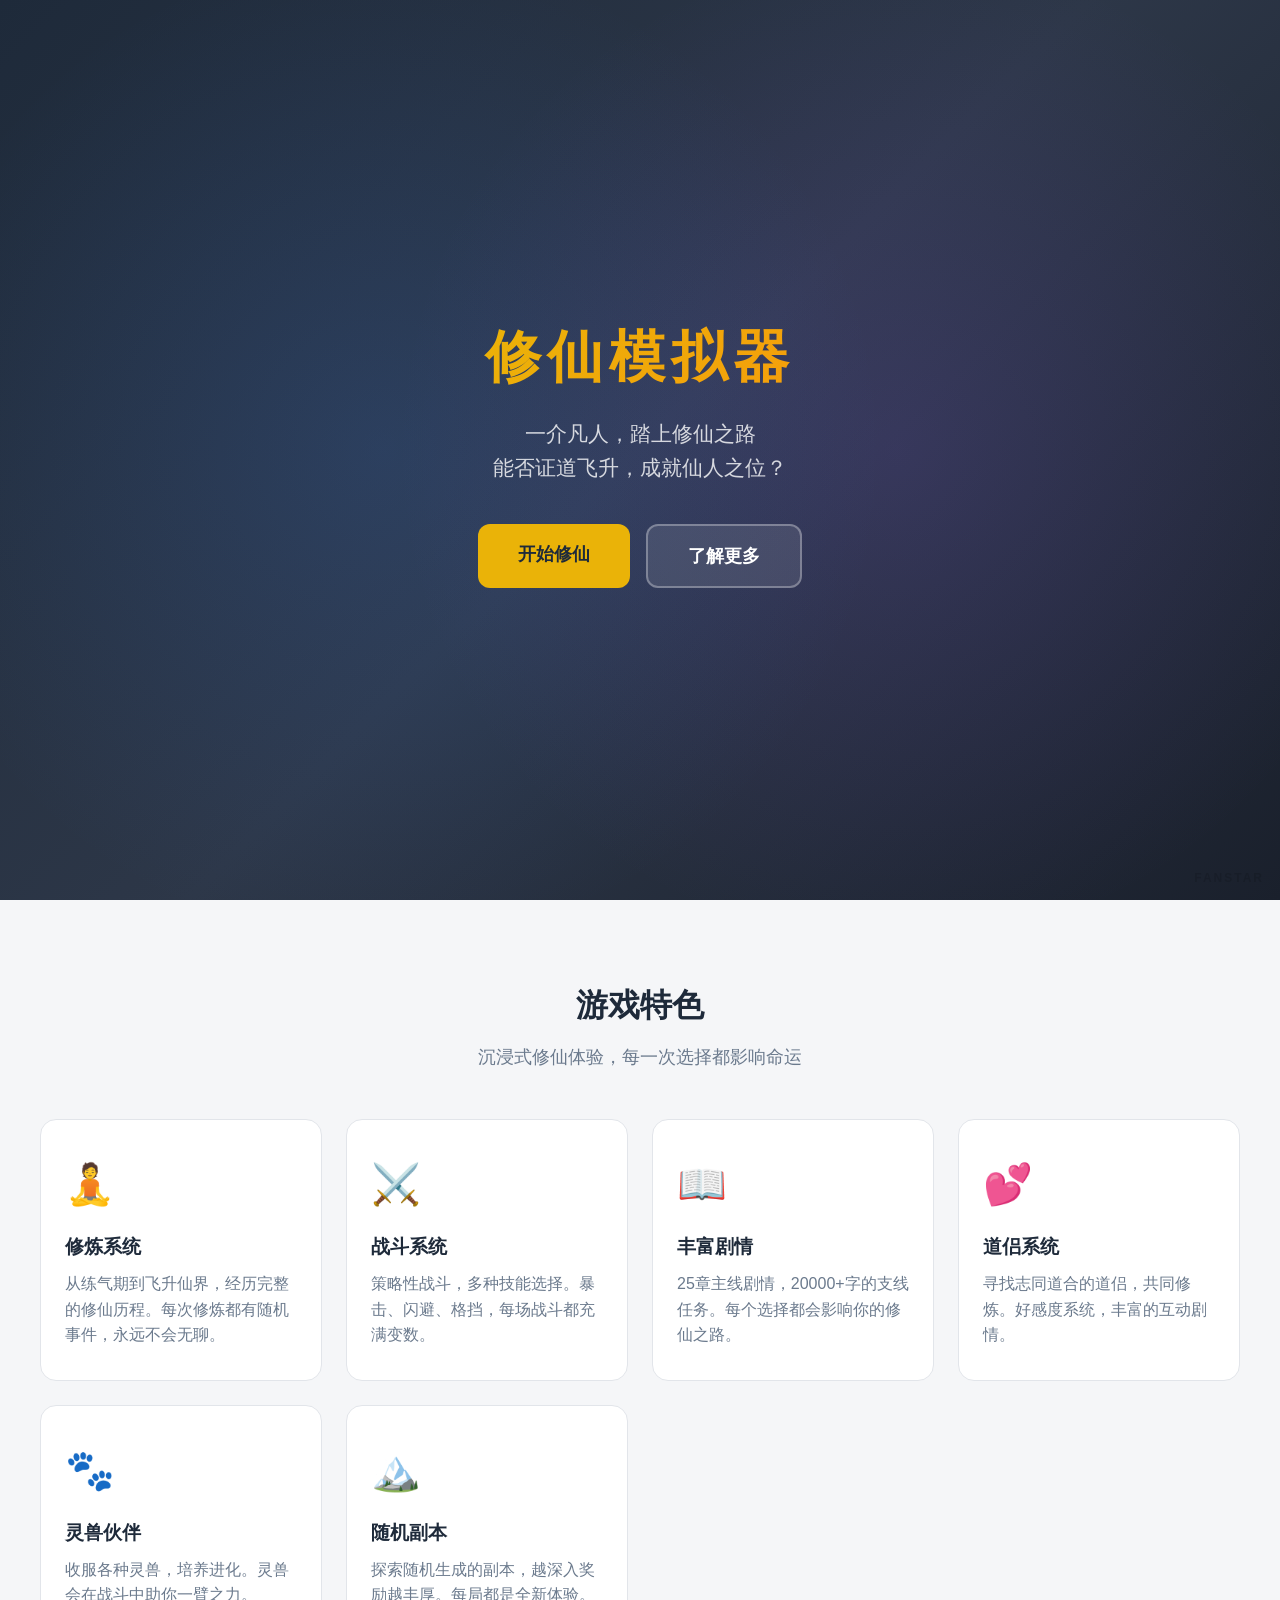
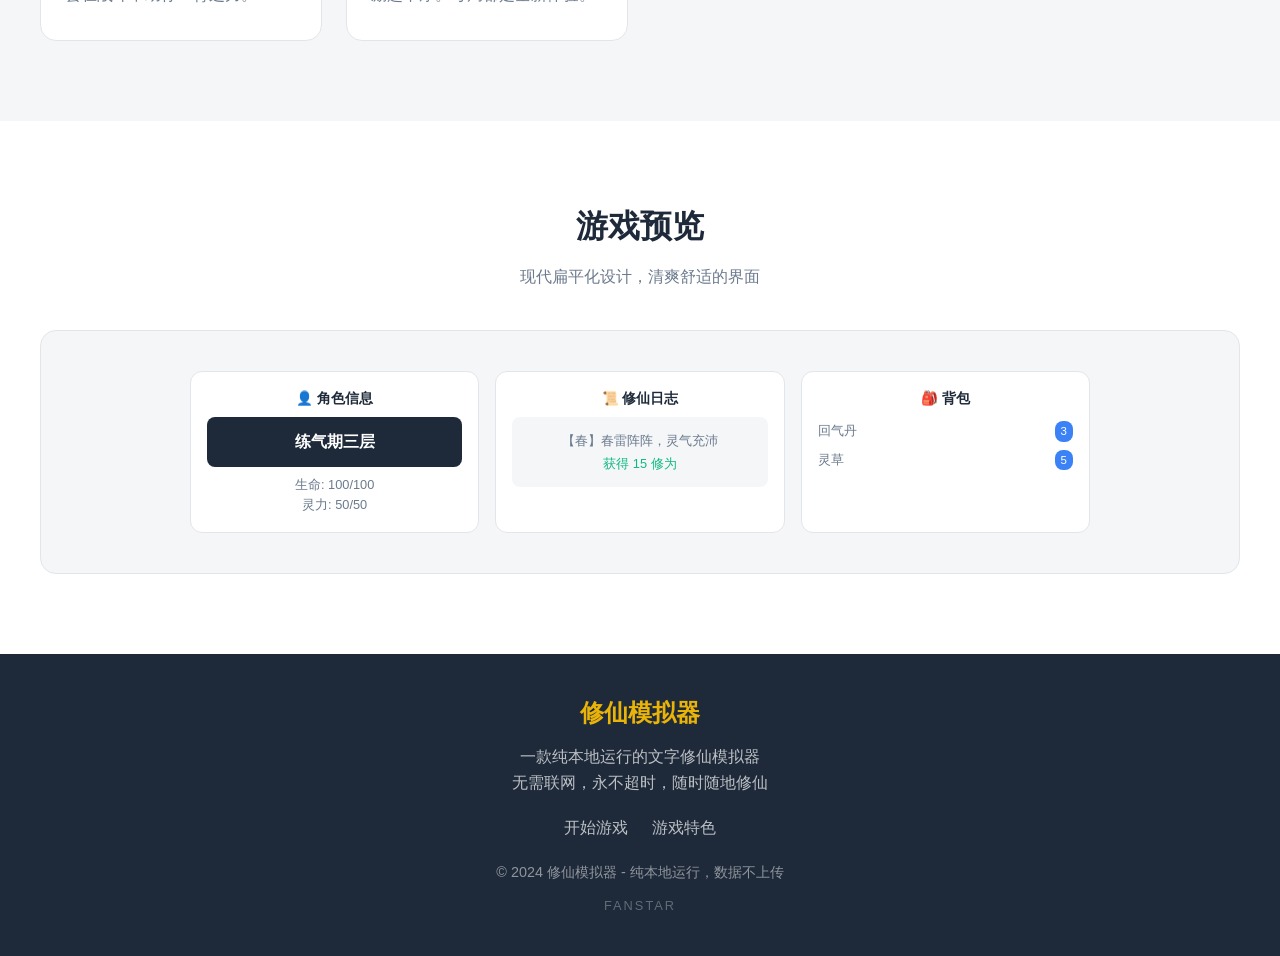
<file: index.html>
<!DOCTYPE html>
<html lang="zh-CN">
<head>
  <meta charset="UTF-8">
  <meta name="viewport" content="width=device-width, initial-scale=1.0">
  <title>修仙模拟器</title>
  <meta name="description" content="一款纯本地运行的修仙模拟器，体验从凡人到仙人的修仙之路。">
  <link rel="stylesheet" href="css/style.css">
  <style>
    /* 首页专属样式 */
    .hero {
      min-height: 100vh;
      display: flex;
      flex-direction: column;
      justify-content: center;
      align-items: center;
      text-align: center;
      padding: 40px 20px;
      background: linear-gradient(135deg, #1e2a3a 0%, #2d3748 50%, #1a202c 100%);
      color: white;
      position: relative;
      overflow: hidden;
    }

    .hero::before {
      content: '';
      position: absolute;
      top: 0;
      left: 0;
      right: 0;
      bottom: 0;
      background: radial-gradient(circle at 30% 50%, rgba(59, 130, 246, 0.15) 0%, transparent 50%),
                  radial-gradient(circle at 70% 50%, rgba(139, 92, 246, 0.15) 0%, transparent 50%);
      pointer-events: none;
    }

    .hero-content {
      position: relative;
      z-index: 1;
      max-width: 800px;
    }

    .hero h1 {
      font-size: 3.5em;
      font-weight: 800;
      margin-bottom: 16px;
      letter-spacing: 6px;
      background: linear-gradient(135deg, #eab308, #f59e0b);
      -webkit-background-clip: text;
      -webkit-text-fill-color: transparent;
      background-clip: text;
    }

    .hero .subtitle {
      font-size: 1.3em;
      color: rgba(255,255,255,0.8);
      margin-bottom: 40px;
      line-height: 1.6;
    }

    .hero-buttons {
      display: flex;
      gap: 16px;
      justify-content: center;
      flex-wrap: wrap;
    }

    .hero-btn {
      padding: 16px 40px;
      border: none;
      border-radius: 12px;
      font-size: 1.1em;
      font-weight: 700;
      cursor: pointer;
      transition: all 0.2s;
      text-decoration: none;
      display: inline-block;
    }

    .hero-btn-primary {
      background: #eab308;
      color: #1e2a3a;
    }

    .hero-btn-primary:hover {
      background: #f59e0b;
      transform: translateY(-2px);
      box-shadow: 0 8px 24px rgba(234, 179, 8, 0.3);
    }

    .hero-btn-secondary {
      background: rgba(255,255,255,0.1);
      color: white;
      border: 2px solid rgba(255,255,255,0.3);
    }

    .hero-btn-secondary:hover {
      background: rgba(255,255,255,0.2);
      transform: translateY(-2px);
    }

    /* 特性区域 */
    .features {
      padding: 80px 20px;
      background: #f5f6f8;
    }

    .features-container {
      max-width: 1200px;
      margin: 0 auto;
    }

    .features-title {
      text-align: center;
      font-size: 2em;
      font-weight: 800;
      color: #1e2a3a;
      margin-bottom: 12px;
    }

    .features-subtitle {
      text-align: center;
      color: #6b7a8d;
      margin-bottom: 48px;
      font-size: 1.1em;
    }

    .features-grid {
      display: grid;
      grid-template-columns: repeat(auto-fit, minmax(280px, 1fr));
      gap: 24px;
    }

    .feature-card {
      background: white;
      border-radius: 16px;
      padding: 32px 24px;
      border: 1px solid #e2e5ea;
      transition: all 0.2s;
    }

    .feature-card:hover {
      transform: translateY(-4px);
      box-shadow: 0 12px 32px rgba(0,0,0,0.1);
    }

    .feature-icon {
      font-size: 2.5em;
      margin-bottom: 16px;
    }

    .feature-name {
      font-size: 1.2em;
      font-weight: 700;
      color: #1e2a3a;
      margin-bottom: 8px;
    }

    .feature-desc {
      color: #6b7a8d;
      line-height: 1.6;
    }

    /* 游戏截图/预览 */
    .preview {
      padding: 80px 20px;
      background: white;
    }

    .preview-container {
      max-width: 1200px;
      margin: 0 auto;
      text-align: center;
    }

    .preview-title {
      font-size: 2em;
      font-weight: 800;
      color: #1e2a3a;
      margin-bottom: 12px;
    }

    .preview-subtitle {
      color: #6b7a8d;
      margin-bottom: 40px;
    }

    .preview-image {
      max-width: 100%;
      border-radius: 16px;
      box-shadow: 0 20px 60px rgba(0,0,0,0.15);
      border: 1px solid #e2e5ea;
    }

    /* 页脚 */
    .footer {
      background: #1e2a3a;
      color: rgba(255,255,255,0.7);
      padding: 40px 20px;
      text-align: center;
    }

    .footer-content {
      max-width: 800px;
      margin: 0 auto;
    }

    .footer-logo {
      font-size: 1.5em;
      font-weight: 800;
      color: #eab308;
      margin-bottom: 12px;
    }

    .footer-desc {
      margin-bottom: 20px;
      line-height: 1.6;
    }

    .footer-links {
      display: flex;
      justify-content: center;
      gap: 24px;
      margin-bottom: 20px;
    }

    .footer-link {
      color: rgba(255,255,255,0.7);
      text-decoration: none;
      transition: color 0.2s;
    }

    .footer-link:hover {
      color: #eab308;
    }

    .footer-copyright {
      font-size: 0.9em;
      color: rgba(255,255,255,0.5);
    }

    /* 响应式 */
    @media (max-width: 768px) {
      .hero h1 {
        font-size: 2.2em;
        letter-spacing: 3px;
      }

      .hero .subtitle {
        font-size: 1.1em;
      }

      .hero-btn {
        padding: 14px 32px;
        font-size: 1em;
      }

      .features-title,
      .preview-title {
        font-size: 1.6em;
      }
    }
  </style>
</head>
<body>
  <!-- 英雄区域 -->
  <section class="hero">
    <div class="hero-content">
      <h1>修仙模拟器</h1>
      <p class="subtitle">一介凡人，踏上修仙之路<br>能否证道飞升，成就仙人之位？</p>
      <div class="hero-buttons">
        <a href="game.html" class="hero-btn hero-btn-primary">开始修仙</a>
        <a href="#features" class="hero-btn hero-btn-secondary">了解更多</a>
      </div>
    </div>
  </section>

  <!-- 特性区域 -->
  <section class="features" id="features">
    <div class="features-container">
      <h2 class="features-title">游戏特色</h2>
      <p class="features-subtitle">沉浸式修仙体验，每一次选择都影响命运</p>

      <div class="features-grid">
        <div class="feature-card">
          <div class="feature-icon">🧘</div>
          <div class="feature-name">修炼系统</div>
          <div class="feature-desc">从练气期到飞升仙界，经历完整的修仙历程。每次修炼都有随机事件，永远不会无聊。</div>
        </div>

        <div class="feature-card">
          <div class="feature-icon">⚔️</div>
          <div class="feature-name">战斗系统</div>
          <div class="feature-desc">策略性战斗，多种技能选择。暴击、闪避、格挡，每场战斗都充满变数。</div>
        </div>

        <div class="feature-card">
          <div class="feature-icon">📖</div>
          <div class="feature-name">丰富剧情</div>
          <div class="feature-desc">25章主线剧情，20000+字的支线任务。每个选择都会影响你的修仙之路。</div>
        </div>

        <div class="feature-card">
          <div class="feature-icon">💕</div>
          <div class="feature-name">道侣系统</div>
          <div class="feature-desc">寻找志同道合的道侣，共同修炼。好感度系统，丰富的互动剧情。</div>
        </div>

        <div class="feature-card">
          <div class="feature-icon">🐾</div>
          <div class="feature-name">灵兽伙伴</div>
          <div class="feature-desc">收服各种灵兽，培养进化。灵兽会在战斗中助你一臂之力。</div>
        </div>

        <div class="feature-card">
          <div class="feature-icon">🏔️</div>
          <div class="feature-name">随机副本</div>
          <div class="feature-desc">探索随机生成的副本，越深入奖励越丰厚。每局都是全新体验。</div>
        </div>
      </div>
    </div>
  </section>

  <!-- 预览区域 -->
  <section class="preview">
    <div class="preview-container">
      <h2 class="preview-title">游戏预览</h2>
      <p class="preview-subtitle">现代扁平化设计，清爽舒适的界面</p>
      <div style="background:#f5f6f8;border-radius:16px;padding:40px;border:1px solid #e2e5ea">
        <div style="display:grid;grid-template-columns:1fr 1fr 1fr;gap:16px;max-width:900px;margin:0 auto">
          <div style="background:white;border-radius:12px;padding:16px;border:1px solid #e2e5ea">
            <div style="font-size:0.85em;font-weight:700;color:#1e2a3a;margin-bottom:8px">👤 角色信息</div>
            <div style="background:#1e2a3a;border-radius:8px;padding:12px;color:white;text-align:center">
              <div style="font-weight:800">练气期三层</div>
            </div>
            <div style="margin-top:8px;font-size:0.8em;color:#6b7a8d">生命: 100/100</div>
            <div style="font-size:0.8em;color:#6b7a8d">灵力: 50/50</div>
          </div>
          <div style="background:white;border-radius:12px;padding:16px;border:1px solid #e2e5ea">
            <div style="font-size:0.85em;font-weight:700;color:#1e2a3a;margin-bottom:8px">📜 修仙日志</div>
            <div style="background:#f5f6f8;border-radius:8px;padding:12px;font-size:0.8em;color:#6b7a8d;line-height:1.8">
              <div>【春】春雷阵阵，灵气充沛</div>
              <div style="color:#10b981">获得 15 修为</div>
            </div>
          </div>
          <div style="background:white;border-radius:12px;padding:16px;border:1px solid #e2e5ea">
            <div style="font-size:0.85em;font-weight:700;color:#1e2a3a;margin-bottom:8px">🎒 背包</div>
            <div style="font-size:0.8em;color:#6b7a8d">
              <div style="display:flex;justify-content:space-between;padding:4px 0">
                <span>回气丹</span>
                <span style="background:#3b82f6;color:white;padding:1px 6px;border-radius:8px;font-size:0.9em">3</span>
              </div>
              <div style="display:flex;justify-content:space-between;padding:4px 0">
                <span>灵草</span>
                <span style="background:#3b82f6;color:white;padding:1px 6px;border-radius:8px;font-size:0.9em">5</span>
              </div>
            </div>
          </div>
        </div>
      </div>
    </div>
  </section>

  <!-- 页脚 -->
  <footer class="footer">
    <div class="footer-content">
      <div class="footer-logo">修仙模拟器</div>
      <p class="footer-desc">一款纯本地运行的文字修仙模拟器<br>无需联网，永不超时，随时随地修仙</p>
      <div class="footer-links">
        <a href="game.html" class="footer-link">开始游戏</a>
        <a href="#features" class="footer-link">游戏特色</a>
      </div>
      <p class="footer-copyright">© 2024 修仙模拟器 - 纯本地运行，数据不上传</p>
      <p style="margin-top:12px;font-size:0.8em;color:rgba(255,255,255,0.3);letter-spacing:2px">FANSTAR</p>
    </div>
  </footer>

  <!-- 水印 -->
  <div style="position:fixed;bottom:12px;right:16px;z-index:9999;color:rgba(0,0,0,0.12);font-size:0.75em;font-weight:600;letter-spacing:2px;pointer-events:none;user-select:none">
    FANSTAR
  </div>
</body>
</html>
</file>
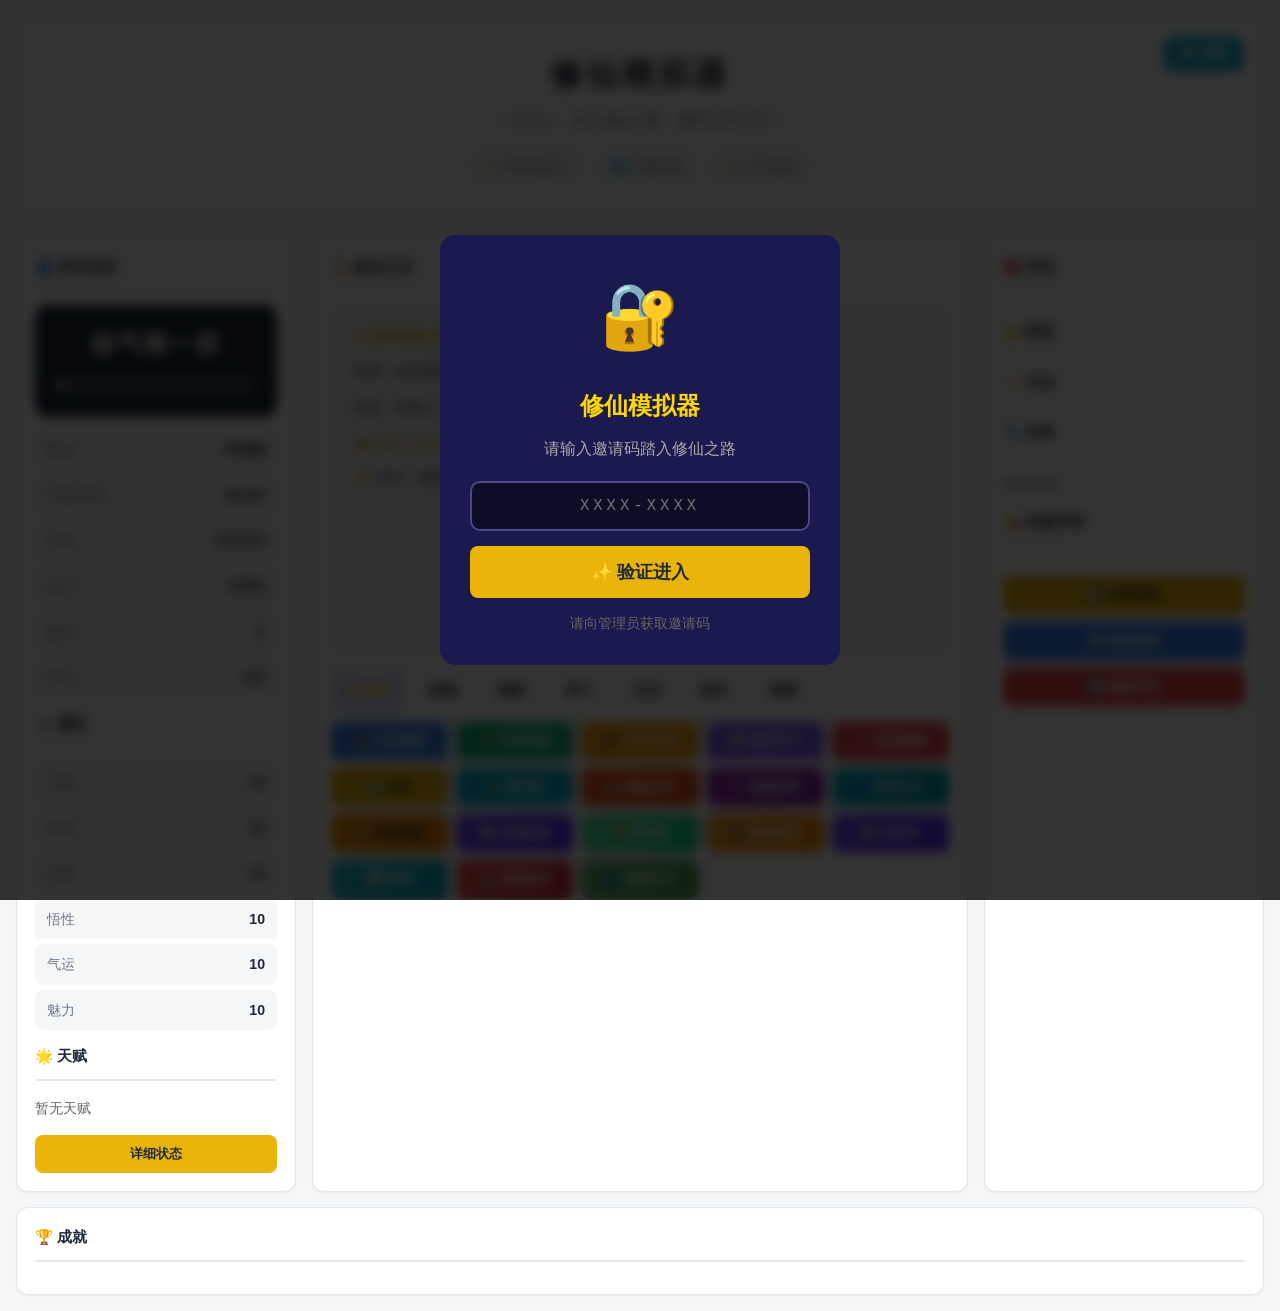
<file: game.html>
<!DOCTYPE html>
<html lang="zh-CN">
<head>
<meta charset="UTF-8">
<meta name="viewport" content="width=device-width, initial-scale=1.0">
<script src="invite_codes.js"></script>
<title>修仙模拟器</title>
<style>
* { margin: 0; padding: 0; box-sizing: border-box; }
:root {
  --bg: #f5f6f8;
  --card: #ffffff;
  --border: #e2e5ea;
  --text: #1e2a3a;
  --text-sub: #6b7a8d;
  --text-light: #9aa5b4;
  --primary: #3b82f6;
  --success: #10b981;
  --warn: #f59e0b;
  --danger: #ef4444;
  --gold: #eab308;
  --purple: #8b5cf6;
  --r-sm: 8px;
  --r-md: 12px;
  --r-lg: 16px;
  --s-sm: 0 1px 2px rgba(0,0,0,0.06);
  --s-md: 0 4px 12px rgba(0,0,0,0.08);
}
body {
  font-family: -apple-system, BlinkMacSystemFont, 'Segoe UI', 'Microsoft YaHei', sans-serif;
  background: var(--bg);
  color: var(--text);
  min-height: 100vh;
  line-height: 1.6;
}
.container { max-width: 1400px; margin: 0 auto; padding: 16px; }

/* 头部 */
.header {
  text-align: center;
  padding: 32px 24px;
  margin-bottom: 20px;
  background: var(--card);
  border-radius: var(--r-lg);
  box-shadow: var(--s-md);
  border: 1px solid var(--border);
}
.header h1 {
  font-size: 2em;
  font-weight: 800;
  color: var(--text);
  letter-spacing: 4px;
}
.header p { color: var(--text-sub); margin-top: 8px; font-size: 0.95em; }
.header-tags { display: flex; justify-content: center; gap: 12px; margin-top: 16px; flex-wrap: wrap; }
.header-tag {
  background: var(--bg);
  color: var(--text-sub);
  padding: 6px 14px;
  border-radius: 20px;
  font-size: 0.82em;
  font-weight: 500;
  border: 1px solid var(--border);
}

/* 布局 */
.game-layout { display: grid; grid-template-columns: 280px 1fr 280px; gap: 16px; }

/* 面板 */
.panel {
  background: var(--card);
  border-radius: var(--r-md);
  padding: 18px;
  box-shadow: var(--s-sm);
  border: 1px solid var(--border);
}
.panel-title {
  font-size: 0.92em;
  font-weight: 700;
  color: var(--text);
  margin-bottom: 14px;
  padding-bottom: 10px;
  border-bottom: 2px solid var(--border);
  display: flex;
  align-items: center;
  gap: 6px;
}

/* 属性 */
.stat {
  display: flex;
  justify-content: space-between;
  align-items: center;
  margin: 5px 0;
  padding: 9px 12px;
  background: var(--bg);
  border-radius: var(--r-sm);
  font-size: 0.88em;
}
.stat-label { color: var(--text-sub); }
.stat-value { color: var(--text); font-weight: 700; }

/* 境界 */
.realm {
  text-align: center;
  padding: 20px;
  background: var(--text);
  border-radius: var(--r-md);
  margin: 12px 0;
  color: white;
}
.realm-name { font-size: 1.5em; font-weight: 800; letter-spacing: 2px; }
.realm-progress { margin-top: 12px; background: rgba(255,255,255,0.15); border-radius: 10px; height: 22px; overflow: hidden; }
.realm-bar {
  height: 100%;
  background: var(--primary);
  transition: width 0.5s ease;
  display: flex;
  align-items: center;
  justify-content: center;
  font-size: 0.78em;
  font-weight: 600;
  color: white;
  border-radius: 10px;
}

/* 游戏主区域 */
.game-main { min-height: 450px; }

/* 日志 */
.log-area {
  background: var(--bg);
  border-radius: var(--r-md);
  padding: 14px;
  height: 350px;
  overflow-y: auto;
  margin-bottom: 16px;
  font-size: 0.88em;
  line-height: 1.8;
}
.log-area::-webkit-scrollbar { width: 6px; }
.log-area::-webkit-scrollbar-track { background: transparent; }
.log-area::-webkit-scrollbar-thumb { background: var(--border); border-radius: 3px; }
.log-entry { padding: 5px 8px; border-radius: 6px; }
.log-entry:hover { background: var(--card); }
.log-time { color: var(--text-light); font-size: 0.78em; margin-right: 6px; }
.log-normal { color: var(--text); }
.log-success { color: var(--success); }
.log-warning { color: var(--warn); }
.log-danger { color: var(--danger); }
.log-special { color: var(--gold); font-weight: 600; }
.log-realm { color: var(--purple); font-weight: 600; }
.log-story { color: var(--text-sub); font-style: italic; }

/* 按钮 */
.actions { display: grid; grid-template-columns: repeat(auto-fit, minmax(110px, 1fr)); gap: 8px; }
.btn {
  padding: 10px 14px;
  border: none;
  border-radius: var(--r-sm);
  cursor: pointer;
  font-size: 0.82em;
  font-weight: 600;
  transition: all 0.15s ease;
  text-align: center;
  color: white;
}
.btn:hover { opacity: 0.9; transform: translateY(-1px); }
.btn:active { transform: translateY(0); }
.btn-primary { background: var(--primary); }
.btn-success { background: var(--success); }
.btn-warning { background: var(--warn); }
.btn-danger { background: var(--danger); }
.btn-purple { background: var(--purple); }
.btn-gold { background: var(--gold); color: var(--text); }
.btn-cyan { background: #06b6d4; }
.btn:disabled { opacity: 0.35; cursor: not-allowed; transform: none !important; }

/* 侧边栏 */
.sidebar .inventory-list { max-height: 250px; overflow-y: auto; }
.item {
  display: flex;
  justify-content: space-between;
  align-items: center;
  padding: 9px 12px;
  margin: 4px 0;
  background: var(--bg);
  border-radius: var(--r-sm);
  cursor: pointer;
  transition: all 0.15s ease;
  font-size: 0.88em;
}
.item:hover { background: var(--border); }
.item-name { flex: 1; }
.item-count {
  background: var(--primary);
  color: white;
  padding: 3px 9px;
  border-radius: 10px;
  font-size: 0.78em;
  font-weight: 700;
}

/* 模态框 */
.modal-overlay {
  display: none;
  position: fixed;
  top: 0; left: 0;
  width: 100%; height: 100%;
  background: rgba(0,0,0,0.45);
  backdrop-filter: blur(6px);
  z-index: 1000;
  justify-content: center;
  align-items: center;
}
.modal-overlay.active { display: flex; }
.modal {
  background: var(--card);
  border-radius: var(--r-lg);
  padding: 24px;
  max-width: 650px;
  width: 90%;
  max-height: 80vh;
  overflow-y: auto;
  box-shadow: 0 20px 60px rgba(0,0,0,0.15);
  animation: modalIn 0.25s ease;
}
@keyframes modalIn {
  from { opacity: 0; transform: translateY(12px); }
  to { opacity: 1; transform: translateY(0); }
}
.modal h2 { color: var(--text); margin-bottom: 18px; text-align: center; font-size: 1.3em; font-weight: 700; }

/* 事件卡片 */
.event-card { background: var(--bg); border-radius: var(--r-md); padding: 18px; margin: 10px 0; }
.event-title { color: var(--text); font-size: 1.15em; font-weight: 700; margin-bottom: 10px; }
.event-desc { line-height: 1.9; margin-bottom: 14px; color: var(--text-sub); }
.event-choices { display: flex; flex-direction: column; gap: 8px; }

/* 战斗区域 */
.battle-area { text-align: center; padding: 18px; }
.battle-enemy { background: var(--text); border-radius: var(--r-md); padding: 18px; margin: 14px 0; color: white; }
.enemy-name { font-size: 1.3em; font-weight: 800; }
.hp-bar { background: var(--bg); border-radius: 10px; height: 24px; margin: 8px 0; overflow: hidden; }
.hp-fill {
  height: 100%;
  background: var(--danger);
  transition: width 0.3s ease;
  display: flex;
  align-items: center;
  justify-content: center;
  font-size: 0.82em;
  font-weight: 700;
  color: white;
  border-radius: 10px;
}
.hp-fill.player { background: var(--success); }

/* 成就 */
.achievement {
  display: inline-block;
  background: var(--bg);
  border: 1.5px solid var(--border);
  border-radius: var(--r-sm);
  padding: 7px 13px;
  margin: 3px;
  font-size: 0.82em;
  font-weight: 600;
  transition: all 0.15s;
}
.achievement:hover { border-color: var(--primary); }
.achievement.locked { opacity: 0.25; }

/* 标签页 */
.tabs { display: flex; gap: 8px; margin-bottom: 16px; flex-wrap: wrap; }
.tab {
  padding: 8px 16px;
  background: var(--bg-tertiary);
  border: 2px solid var(--border-color);
  border-radius: var(--radius-sm) var(--radius-sm) 0 0;
  cursor: pointer;
  color: var(--text-secondary);
  transition: all 0.2s;
  font-size: 0.9em;
  font-weight: 600;
}
.tab:hover { background: var(--bg-secondary); color: var(--text-primary); }
.tab.active {
  background: var(--accent-blue);
  color: white;
  border-color: var(--accent-blue);
}
.tab-content { display: none; }
.tab-content.active { display: block; }

/* 卡片样式 */
.partner-card {
  background: linear-gradient(135deg, var(--accent-pink), var(--accent-purple));
  border-radius: var(--radius-lg);
  padding: 20px;
  margin: 12px 0;
  text-align: center;
  color: white;
  box-shadow: var(--shadow-md);
}
.pet-card {
  background: linear-gradient(135deg, var(--accent-green), var(--accent-cyan));
  border-radius: var(--radius-md);
  padding: 16px;
  margin: 10px 0;
  color: white;
}
.dungeon-card {
  background: var(--bg-tertiary);
  border: 2px solid var(--accent-orange);
  border-radius: var(--radius-md);
  padding: 16px;
  margin: 10px 0;
  cursor: pointer;
  transition: all 0.2s;
}
.dungeon-card:hover {
  background: var(--bg-secondary);
  transform: translateY(-2px);
  box-shadow: var(--shadow-md);
}

/* 天赋标签 */
.talent {
  display: inline-block;
  background: linear-gradient(135deg, var(--accent-purple), var(--accent-blue));
  color: white;
  border-radius: var(--radius-sm);
  padding: 6px 14px;
  margin: 4px;
  font-size: 0.85em;
  font-weight: 600;
}

/* 声望条 */
.reputation { display: flex; align-items: center; gap: 10px; margin: 8px 0; }
.rep-bar { flex: 1; background: var(--bg-tertiary); border-radius: 8px; height: 14px; overflow: hidden; }
.rep-fill { height: 100%; transition: width 0.3s ease; border-radius: 8px; }

/* 故事进度 */
.story-progress {
  background: var(--bg-tertiary);
  border-radius: var(--radius-md);
  padding: 16px;
  margin: 12px 0;
}

/* 响应式 */
@media (max-width: 1100px) {
  .game-layout { grid-template-columns: 1fr; }
  .header h1 { font-size: 1.8em; }
}
@keyframes fadeIn { from { opacity: 0; transform: translateY(8px); } to { opacity: 1; transform: translateY(0); } }
@keyframes pulse { 0%,100% { transform: scale(1); } 50% { transform: scale(1.05); } }
@keyframes glow { 0%,100% { box-shadow: 0 0 20px rgba(255,215,0,0.5); } 50% { box-shadow: 0 0 50px rgba(255,215,0,0.8), 0 0 100px rgba(255,215,0,0.4); } }
@keyframes shake { 0%,100% { transform: translateX(0); } 25% { transform: translateX(-10px); } 75% { transform: translateX(10px); } }
@keyframes float { 0%,100% { transform: translateY(0); } 50% { transform: translateY(-20px); } }
@keyframes rainbow { 0% { color: #ff0000; } 17% { color: #ff8800; } 33% { color: #ffff00; } 50% { color: #00ff00; } 67% { color: #0088ff; } 83% { color: #8800ff; } 100% { color: #ff0000; } }
@keyframes breakthrough { 0% { opacity:0; transform:scale(0.5); } 50% { opacity:1; transform:scale(1.2); } 100% { opacity:1; transform:scale(1); } }

/* 浮动伤害数字 */
@keyframes floatUp { 0% { opacity:1; transform:translateY(0) scale(1); } 50% { opacity:1; transform:translateY(-30px) scale(1.2); } 100% { opacity:0; transform:translateY(-60px) scale(0.8); } }
@keyframes floatUpBig { 0% { opacity:1; transform:translateY(0) scale(1); } 30% { opacity:1; transform:translateY(-20px) scale(1.5); } 100% { opacity:0; transform:translateY(-80px) scale(0.5); } }

/* 粒子效果 */
@keyframes sparkle { 0% { opacity:0; transform:scale(0) rotate(0deg); } 50% { opacity:1; transform:scale(1) rotate(180deg); } 100% { opacity:0; transform:scale(0) rotate(360deg); } }
@keyframes sparkleFloat { 0% { opacity:0; transform:translateY(0) scale(0); } 20% { opacity:1; transform:translateY(-10px) scale(1); } 100% { opacity:0; transform:translateY(-50px) scale(0); } }

/* 灵气旋转 */
@keyframes qiSpin { 0% { transform:rotate(0deg); } 100% { transform:rotate(360deg); } }
@keyframes qiPulse { 0%,100% { opacity:0.3; transform:scale(1); } 50% { opacity:0.8; transform:scale(1.1); } }

/* 按钮点击波纹 */
@keyframes ripple { 0% { transform:scale(0); opacity:0.5; } 100% { transform:scale(4); opacity:0; } }

/* 进度条流光 */
@keyframes progressGlow { 0% { background-position:0% 50%; } 50% { background-position:100% 50%; } 100% { background-position:0% 50%; } }

/* 闪烁 */
@keyframes blink { 0%,100% { opacity:1; } 50% { opacity:0.5; } }

/* 弹跳 */
@keyframes bounce { 0%,20%,50%,80%,100% { transform:translateY(0); } 40% { transform:translateY(-10px); } 60% { transform:translateY(-5px); } }

/* 翻转 */
@keyframes flip { 0% { transform:perspective(400px) rotateY(0); } 100% { transform:perspective(400px) rotateY(360deg); } }

/* 呼吸灯 */
@keyframes breathe { 0%,100% { box-shadow:0 0 5px rgba(79,195,247,0.3); } 50% { box-shadow:0 0 20px rgba(79,195,247,0.8),0 0 40px rgba(79,195,247,0.4); } }

/* 境界提升特效 */
@keyframes realmUp { 0% { opacity:0; transform:scale(0.5) rotate(-10deg); text-shadow:none; } 50% { opacity:1; transform:scale(1.3) rotate(5deg); text-shadow:0 0 50px #ffd700,0 0 100px #ff8c00; } 100% { opacity:1; transform:scale(1) rotate(0deg); text-shadow:0 0 30px #ffd700; } }

/* 战斗攻击特效 */
@keyframes attackSlash { 0% { opacity:0; transform:translateX(-50px) rotate(-45deg); } 50% { opacity:1; transform:translateX(0) rotate(0deg); } 100% { opacity:0; transform:translateX(50px) rotate(45deg); } }

/* 治疗特效 */
@keyframes healGlow { 0% { box-shadow:0 0 0 rgba(76,175,80,0); } 50% { box-shadow:0 0 30px rgba(76,175,80,0.8),0 0 60px rgba(76,175,80,0.4); } 100% { box-shadow:0 0 0 rgba(76,175,80,0); } }

/* 伤害闪烁 */
@keyframes damageFlash { 0% { background:rgba(244,67,54,0); } 20% { background:rgba(244,67,54,0.3); } 100% { background:rgba(244,67,54,0); } }

/* 暴击特效 */
@keyframes critHit { 0% { transform:scale(1); } 30% { transform:scale(1.2); } 60% { transform:scale(0.9); } 100% { transform:scale(1); } }

/* 应用类 */
.breakthrough-text { animation: breakthrough 1s ease-out; font-size: 2em; color: #ffd700; text-shadow: 0 0 30px rgba(255,215,0,0.8); }
.realm-up { animation: realmUp 1.5s ease-out; }
.shake { animation: shake 0.5s; }
.float { animation: float 3s ease-in-out infinite; }
.fade-in { animation: fadeIn 0.3s ease-out; }
.bounce { animation: bounce 1s; }
.blink { animation: blink 1s infinite; }
.breathe { animation: breathe 2s infinite; }

/* 浮动数字 */
.floating-number {
  position: fixed;
  pointer-events: none;
  z-index: 10000;
  font-weight: bold;
  text-shadow: 2px 2px 4px rgba(0,0,0,0.5);
  animation: floatUp 1s ease-out forwards;
}
.floating-number.crit {
  font-size: 1.5em;
  animation: floatUpBig 1.2s ease-out forwards;
}
.floating-number.heal {
  color: #4caf50;
}
.floating-number.damage {
  color: #f44336;
}
.floating-number.special {
  color: #ffd700;
}

/* 粒子容器 */
.particles-container {
  position: fixed;
  top: 0;
  left: 0;
  width: 100%;
  height: 100%;
  pointer-events: none;
  z-index: 9999;
}
.particle {
  position: absolute;
  width: 8px;
  height: 8px;
  border-radius: 50%;
  animation: sparkleFloat 1s ease-out forwards;
}

/* 灵气环绕 */
.qi-circle {
  position: fixed;
  border: 2px solid rgba(79,195,247,0.5);
  border-radius: 50%;
  pointer-events: none;
  z-index: 9998;
  animation: qiPulse 2s infinite;
}

/* 屏幕闪光 */
.screen-flash {
  position: fixed;
  top: 0;
  left: 0;
  width: 100%;
  height: 100%;
  pointer-events: none;
  z-index: 9997;
  animation: damageFlash 0.5s ease-out forwards;
}

/* 按钮波纹效果 */
.btn { position: relative; overflow: hidden; }
.btn::after {
  content: '';
  position: absolute;
  top: 50%;
  left: 50%;
  width: 10px;
  height: 10px;
  background: rgba(255,255,255,0.5);
  border-radius: 50%;
  transform: translate(-50%, -50%) scale(0);
  opacity: 0;
}
.btn:active::after {
  animation: ripple 0.6s ease-out;
}

/* 进度条流光效果 */
.realm-bar {
  background: linear-gradient(90deg, #4fc3f7, #7c4dff, #4fc3f7);
  background-size: 200% 100%;
  animation: progressGlow 3s linear infinite;
}

/* 境界名称呼吸灯 */
.realm-name {
  animation: breathe 3s infinite;
}

/* 战斗区域震动 */
.battle-shake {
  animation: shake 0.3s;
}

/* 暴击放大效果 */
.crit-effect {
  animation: critHit 0.3s;
}
.tabs { display: flex; gap: 8px; margin-bottom: 12px; flex-wrap: wrap; }
.tab { padding: 8px 16px; background: var(--bg-tertiary); border: 2px solid var(--border-color); border-radius: var(--radius-sm) var(--radius-sm) 0 0; cursor: pointer; color: var(--text-secondary); transition: all 0.2s; font-size: 0.9em; font-weight: 600; }
.tab.active { background: rgba(100,100,255,0.2); color: #ffd700; border-bottom-color: transparent; }
.tab-content { display: none; }
.tab-content.active { display: block; }
.partner-card { background: linear-gradient(135deg, rgba(255,105,180,0.2), rgba(255,182,193,0.2)); border: 1px solid #ff69b4; border-radius: 10px; padding: 15px; margin: 10px 0; text-align: center; }
.pet-card { background: linear-gradient(135deg, rgba(0,200,83,0.2), rgba(76,175,80,0.2)); border: 1px solid #4caf50; border-radius: 10px; padding: 12px; margin: 8px 0; }
.dungeon-card { background: linear-gradient(135deg, rgba(255,87,34,0.2), rgba(255,152,0,0.2)); border: 1px solid #ff5722; border-radius: 10px; padding: 12px; margin: 8px 0; cursor: pointer; }
.dungeon-card:hover { background: rgba(255,87,34,0.3); }
.talent { display: inline-block; background: rgba(156,39,176,0.3); border: 1px solid #9c27b0; border-radius: 6px; padding: 4px 10px; margin: 3px; font-size: 0.8em; }
.reputation { display: flex; align-items: center; gap: 8px; margin: 5px 0; }
.rep-bar { flex: 1; background: var(--bg-tertiary); border-radius: 8px; height: 14px; overflow: hidden; border: 1px solid var(--border-color); }
.rep-fill { height: 100%; transition: width 0.3s ease; border-radius: 8px; }
.story-progress { background: var(--bg-tertiary); border-radius: var(--radius-md); padding: 16px; margin: 12px 0; border: 1px solid var(--border-color); }
</style>
</head>
<body>
<div class="container">
  <div class="header">
    <h1>修仙模拟器</h1>
    <p>一介凡人，踏上修仙之路，能否证道飞升？</p>
    <div class="header-tags">
      <span class="header-tag">✨ 纯本地运行</span>
      <span class="header-tag">🌐 无需联网</span>
      <span class="header-tag">⚡ 永不超时</span>
    </div>
  </div>

  <div class="game-layout">
    <!-- 左侧：角色信息 -->
    <div class="panel char-info">
      <div class="panel-title">👤 角色信息</div>
      <div class="realm">
        <div class="realm-name" id="realmName">练气期一层</div>
        <div class="realm-progress">
          <div class="realm-bar" id="realmBar" style="width:0%">0%</div>
        </div>
      </div>
      <div class="stat"><span class="stat-label">姓名</span><span class="stat-value" id="charName">未创建</span></div>
      <div class="stat"><span class="stat-label">年龄/寿命</span><span class="stat-value" id="charAge">16/100</span></div>
      <div class="stat"><span class="stat-label">生命</span><span class="stat-value" id="charHP">100/100</span></div>
      <div class="stat"><span class="stat-label">灵力</span><span class="stat-value" id="charMP">50/50</span></div>
      <div class="stat"><span class="stat-label">修为</span><span class="stat-value" id="charExp">0</span></div>
      <div class="stat"><span class="stat-label">灵石</span><span class="stat-value" id="charGold">100</span></div>

      <div class="panel-title" style="margin-top:15px">📊 属性</div>
      <div class="stat"><span class="stat-label">力量</span><span class="stat-value" id="attrStr">10</span></div>
      <div class="stat"><span class="stat-label">体质</span><span class="stat-value" id="attrCon">10</span></div>
      <div class="stat"><span class="stat-label">灵根</span><span class="stat-value" id="attrSpi">10</span></div>
      <div class="stat"><span class="stat-label">悟性</span><span class="stat-value" id="attrInt">10</span></div>
      <div class="stat"><span class="stat-label">气运</span><span class="stat-value" id="attrLuck">10</span></div>
      <div class="stat"><span class="stat-label">魅力</span><span class="stat-value" id="attrCha">10</span></div>

      <div class="panel-title" style="margin-top:15px">🌟 天赋</div>
      <div id="talentList"><span style="color:#666;font-size:0.85em">暂无天赋</span></div>

      <div style="margin-top:15px">
        <button class="btn btn-gold" style="width:100%" onclick="showModal('statusModal')">详细状态</button>
      </div>
    </div>

    <!-- 中间：主游戏区 -->
    <div class="panel game-main">
      <div class="panel-title">📜 修仙日志</div>
      <div class="log-area" id="gameLog">
        <div class="log-entry log-special">欢迎来到修仙模拟器！</div>
        <div class="log-entry log-normal">你是一名普通的凡人，偶然间得到了一本残破的修仙功法...</div>
        <div class="log-entry log-normal">从此，你踏上了漫漫修仙之路。</div>
        <div class="log-entry log-warning">⚠️ 修仙之路艰难险阻，需谨慎行事</div>
        <div class="log-entry log-normal">💡 提示：修炼需消耗灵力，突破危险重重</div>
      </div>

      <div class="tabs">
        <div class="tab active" onclick="switchTab('main')">主界面</div>
        <div class="tab" onclick="switchTab('explore')">探索</div>
        <div class="tab" onclick="switchTab('craft')">炼制</div>
        <div class="tab" onclick="switchTab('sect')">宗门</div>
        <div class="tab" onclick="switchTab('social')">社交</div>
        <div class="tab" onclick="switchTab('dungeon')">副本</div>
        <div class="tab" onclick="switchTab('story')">剧情</div>
      </div>

      <div id="tab-main" class="tab-content active">
        <div class="actions">
          <button class="btn btn-primary" onclick="doCultivate()">🧘 打坐修炼</button>
          <button class="btn btn-success" onclick="doBreakthrough()">⚡ 尝试突破</button>
          <button class="btn btn-warning" onclick="doRest()">💤 闭关休息</button>
          <button class="btn btn-purple" onclick="doEvent()">🎲 游历天下</button>
          <button class="btn btn-danger" onclick="doHunt()">🗡️ 斩妖除魔</button>
          <button class="btn btn-gold" onclick="showMarket()">🏪 坊市</button>
          <button class="btn btn-cyan" onclick="doTribulation()">⚡ 渡天劫</button>
          <button class="btn btn-danger" style="background:linear-gradient(135deg,#ff5722,#e64a19)" onclick="enterRandomDungeon()">🏔️ 随机副本</button>
          <button class="btn btn-purple" style="background:linear-gradient(135deg,#9c27b0,#7b1fa2)" onclick="showCultivationPath()">⚔️ 修炼路线</button>
          <button class="btn btn-cyan" style="background:linear-gradient(135deg,#00bcd4,#0097a7)" onclick="showNPCList()">👥 结交NPC</button>
          <button class="btn btn-gold" style="background:linear-gradient(135deg,#ff9800,#f57c00)" onclick="showWheel()">🎰 幸运转盘</button>
          <button class="btn btn-purple" style="background:linear-gradient(135deg,#7c4dff,#651fff)" onclick="showCollection()">📖 收集图鉴</button>
          <button class="btn btn-success" style="background:linear-gradient(135deg,#69f0ae,#00e676)" onclick="showMilestones()">🏆 里程碑</button>
          <button class="btn btn-warning" style="background:linear-gradient(135deg,#ffa726,#fb8c00)" onclick="showRefineStation()">⚒️ 装备强化</button>
          <button class="btn btn-purple" style="background:linear-gradient(135deg,#7c4dff,#651fff)" onclick="showSkillBook()">📖 技能书</button>
          <button class="btn btn-cyan" style="background:linear-gradient(135deg,#26c6da,#00acc1)" onclick="showReputation()">📊 声望</button>
          <button class="btn btn-danger" style="background:linear-gradient(135deg,#ff5252,#d32f2f)" onclick="enterDeepDungeon()">🏔️ 深层副本</button>
          <button class="btn btn-success" style="background:linear-gradient(135deg,#66bb6a,#43a047)" onclick="showCompanionRecruit()">👥 招募伙伴</button>
        </div>
      </div>

      <div id="tab-explore" class="tab-content">
        <div class="actions">
          <button class="btn btn-primary" onclick="explore('forest')">🌲 灵药森林</button>
          <button class="btn btn-success" onclick="explore('mountain')">⛰️ 灵脉山脉</button>
          <button class="btn btn-warning" onclick="explore('cave')">🕳️ 古修洞府</button>
          <button class="btn btn-danger" onclick="explore('ruins')">🏚️ 上古遗迹</button>
          <button class="btn btn-purple" onclick="explore('realm')">🌀 秘境</button>
          <button class="btn btn-gold" onclick="explore('hell')">💀 幽冥地府</button>
          <button class="btn btn-cyan" onclick="explore('void')">🌌 虚空裂缝</button>
        </div>
      </div>

      <div id="tab-craft" class="tab-content">
        <div class="actions">
          <button class="btn btn-primary" onclick="doAlchemy()">🧪 炼丹</button>
          <button class="btn btn-success" onclick="doForge()">⚒️ 炼器</button>
          <button class="btn btn-warning" onclick="doArray()">📐 布阵</button>
          <button class="btn btn-purple" onclick="doTalisman()">📜 画符</button>
          <button class="btn btn-danger" onclick="doFormation()">🔮 刻阵</button>
        </div>
      </div>

      <div id="tab-sect" class="tab-content">
        <div class="actions">
          <button class="btn btn-primary" onclick="sectMission()">📋 宗门任务</button>
          <button class="btn btn-success" onclick="sectContribute()">🎁 宗门贡献</button>
          <button class="btn btn-warning" onclick="sectLearn()">📖 学习功法</button>
          <button class="btn btn-purple" onclick="showSectInfo()">🏛️ 宗门信息</button>
          <button class="btn btn-danger" onclick="sectWar()">⚔️ 宗门战</button>
        </div>
      </div>

      <div id="tab-social" class="tab-content">
        <div class="actions">
          <button class="btn btn-primary" onclick="findPartner()">💕 寻找道侣</button>
          <button class="btn btn-success" onclick="dualCultivate()">💑 双修</button>
          <button class="btn btn-warning" onclick="petCapture()">🐾 收服灵兽</button>
          <button class="btn btn-purple" onclick="petTrain()">🎯 训练灵兽</button>
        </div>
      </div>

      <div id="tab-dungeon" class="tab-content">
        <div id="dungeonList"></div>
      </div>

      <div id="tab-story" class="tab-content">
        <div class="story-progress">
          <div class="panel-title">📖 主线剧情</div>
          <div id="storyContent">
            <p style="color:#aaa">你是一名普通凡人，偶然得到一本残破功法，踏上了修仙之路...</p>
          </div>
          <button class="btn btn-gold" style="margin-top:10px;width:100%" onclick="advanceStory()">推进剧情</button>
        </div>
      </div>
    </div>

    <!-- 右侧：物品和技能 -->
    <div class="panel sidebar">
      <div class="panel-title">🎒 背包</div>
      <div class="inventory-list" id="inventoryList"></div>

      <div class="panel-title" style="margin-top:15px">💪 装备</div>
      <div id="equipmentList"></div>

      <div class="panel-title" style="margin-top:15px">✨ 功法</div>
      <div id="skillList"></div>

      <div class="panel-title" style="margin-top:15px">🐾 灵兽</div>
      <div id="petList"><span style="color:#666;font-size:0.85em">暂无灵兽</span></div>

      <div class="panel-title" style="margin-top:15px">💊 快捷丹药</div>
      <div id="quickPotions" style="display:flex;flex-wrap:wrap;gap:5px;margin-bottom:10px"></div>

      <div style="margin-top:15px">
        <button class="btn btn-gold" style="width:100%;margin-bottom:8px" onclick="showSaveModal()">💾 存档管理</button>
        <button class="btn btn-primary" style="width:100%;margin-bottom:8px" onclick="showTutorial()">📖 修仙指南</button>
        <button class="btn btn-danger" style="width:100%" onclick="resetGame()">🔄 重新开始</button>
      </div>
    </div>
  </div>

  <div class="panel" style="margin-top:15px">
    <div class="panel-title">🏆 成就</div>
    <div id="achievements"></div>
  </div>
</div>

<!-- 邀请码验证模态框 -->
<div class="modal-overlay" id="inviteModal" style="display:none;position:fixed;top:0;left:0;width:100%;height:100%;background:rgba(0,0,0,0.8);z-index:1001;justify-content:center;align-items:center">
  <div style="background:#1a1a4e;border-radius:15px;padding:30px;max-width:400px;width:90%;text-align:center">
    <div style="font-size:4em;margin-bottom:20px">🔐</div>
    <h2 style="color:#ffd700;margin-bottom:10px">修仙模拟器</h2>
    <p style="color:#aaa;margin-bottom:20px">请输入邀请码踏入修仙之路</p>
    <input type="text" id="inviteCodeInput" placeholder="XXXX-XXXX" style="width:100%;padding:14px;background:rgba(0,0,0,0.5);border:2px solid #4a4a8a;border-radius:10px;color:white;font-size:1.2em;text-align:center;letter-spacing:4px;font-family:monospace;margin-bottom:15px">
    <button class="btn btn-gold" style="width:100%;padding:14px;font-size:1.1em;margin-bottom:15px" onclick="verifyInviteCode()">✨ 验证进入</button>
    <p style="color:#666;font-size:0.85em">请向管理员获取邀请码</p>
  </div>
</div>

<!-- 模态框 -->
<div class="modal-overlay" id="nameModal">
  <div class="modal">
    <h2>🎲 仙路开启</h2>
    <p style="margin-bottom:15px;text-align:center;color:#aaa">命运天定，你的身世将由天道随机安排...</p>

    <div id="randomOrigin" style="background:var(--bg-tertiary);border:2px solid var(--accent-purple);border-radius:var(--radius-md);padding:16px;margin-bottom:16px">
      <div style="color:#ffd700;font-weight:bold;margin-bottom:10px">📜 天道轮回</div>
      <div id="originStory" style="color:#e0e0e0;line-height:1.6;font-size:0.9em">正在推演你的身世...</div>
    </div>

    <div style="display:grid;grid-template-columns:1fr 1fr;gap:10px;margin-bottom:16px">
      <div style="background:var(--bg-tertiary);padding:12px;border-radius:var(--radius-sm);border:1px solid var(--border-color)">
        <div style="color:var(--text-secondary);font-size:0.8em;margin-bottom:4px">灵根资质</div>
        <div id="randomRoot" style="color:var(--accent-blue);font-weight:700">-</div>
      </div>
      <div style="background:var(--bg-tertiary);padding:12px;border-radius:var(--radius-sm);border:1px solid var(--border-color)">
        <div style="color:var(--text-secondary);font-size:0.8em;margin-bottom:4px">天赋异禀</div>
        <div id="randomTalent" style="color:var(--accent-purple);font-weight:700">-</div>
      </div>
      <div style="background:var(--bg-tertiary);padding:12px;border-radius:var(--radius-sm);border:1px solid var(--border-color)">
        <div style="color:var(--text-secondary);font-size:0.8em;margin-bottom:4px">出身背景</div>
        <div id="randomBirth" style="color:var(--accent-orange);font-weight:700">-</div>
      </div>
      <div style="background:var(--bg-tertiary);padding:12px;border-radius:var(--radius-sm);border:1px solid var(--border-color)">
        <div style="color:var(--text-secondary);font-size:0.8em;margin-bottom:4px">命运走向</div>
        <div id="randomFate" style="color:var(--accent-red);font-weight:700">-</div>
      </div>
    </div>

    <p style="margin-bottom:8px;color:#aaa">请为你的角色起一个名字：</p>
    <input type="text" id="nameInput" placeholder="输入角色名（或留空随机）..." style="width:100%;padding:12px;background:var(--bg-tertiary);border:2px solid var(--border-color);border-radius:var(--radius-sm);color:var(--text-primary);font-size:1em;margin-bottom:15px;transition:border-color 0.2s" onfocus="this.style.borderColor='var(--accent-blue)'" onblur="this.style.borderColor='var(--border-color)'">

    <button class="btn btn-gold" style="width:100%;margin-bottom:10px" onclick="rerollOrigin()">🔄 重新推演</button>
    <button class="btn btn-success" style="width:100%" onclick="startGame()">✨ 踏入仙途</button>
  </div>
</div>

<div class="modal-overlay" id="battleModal">
  <div class="modal">
    <h2>⚔️ 战斗</h2>
    <div class="battle-area">
      <div class="battle-enemy">
        <div class="enemy-name" id="enemyName">妖兽</div>
        <div style="color:#aaa;font-size:0.9em" id="enemyDesc">一只凶猛的妖兽</div>
        <div class="hp-bar"><div class="hp-fill" id="enemyHP" style="width:100%">100%</div></div>
      </div>
      <div style="margin:15px 0">
        <div style="display:flex;justify-content:space-between;align-items:center;margin-bottom:5px">
          <span style="color:#aaa;font-size:0.9em">你的状态</span>
          <span style="color:#4fc3f7;font-size:0.85em" id="playerMPBattle">灵力: 50/50</span>
        </div>
        <div class="hp-bar"><div class="hp-fill" id="playerHP" style="width:100%;background:linear-gradient(90deg,#4caf50,#66bb6a)">100%</div></div>
      </div>
      <div id="battleLog" style="text-align:left;max-height:150px;overflow-y:auto;padding:12px;background:var(--bg-tertiary);border-radius:var(--radius-md);margin-bottom:16px;font-size:0.85em;border:1px solid var(--border-color)"></div>
      <div class="actions" style="grid-template-columns:repeat(3,1fr)">
        <button class="btn btn-danger" onclick="battleAttack()">🗡️ 攻击</button>
        <button class="btn btn-primary" onclick="battleSkill()">✨ 法术</button>
        <button class="btn btn-success" onclick="battleDefend()">🛡️ 防御</button>
        <button class="btn btn-warning" onclick="battleFlee()">🏃 逃跑</button>
        <button class="btn btn-purple" onclick="battlePet()">🐾 灵兽</button>
        <button class="btn btn-cyan" onclick="battleUsePotion()">💊 丹药</button>
      </div>
    </div>
  </div>
</div>

<div class="modal-overlay" id="eventModal">
  <div class="modal">
    <div class="event-card">
      <div class="event-title" id="eventTitle">奇遇</div>
      <div class="event-desc" id="eventDesc"></div>
      <div class="event-choices" id="eventChoices"></div>
    </div>
  </div>
</div>

<div class="modal-overlay" id="marketModal">
  <div class="modal">
    <h2>🏪 坊市</h2>
    <p style="text-align:center;margin-bottom:15px">灵石: <span id="marketGold">100</span></p>
    <div id="marketItems"></div>
    <button class="btn btn-gold" style="width:100%;margin-top:15px" onclick="closeModal('marketModal')">离开坊市</button>
  </div>
</div>

<div class="modal-overlay" id="statusModal">
  <div class="modal">
    <h2>📊 详细状态</h2>
    <div id="statusContent"></div>
    <button class="btn btn-gold" style="width:100%;margin-top:15px" onclick="closeModal('statusModal')">关闭</button>
  </div>
</div>

<div class="modal-overlay" id="breakthroughModal">
  <div class="modal">
    <h2>⚡ 突破</h2>
    <div id="breakthroughContent"></div>
  </div>
</div>

<div class="modal-overlay" id="tribulationModal">
  <div class="modal">
    <h2>⚡ 天劫降临</h2>
    <div id="tribulationContent"></div>
  </div>
</div>

<div class="modal-overlay" id="alchemyModal">
  <div class="modal">
    <h2>🧪 炼丹</h2>
    <div id="alchemyContent"></div>
    <button class="btn btn-warning" style="width:100%;margin-top:15px" onclick="closeModal('alchemyModal')">离开丹房</button>
  </div>
</div>

<div class="modal-overlay" id="forgeModal">
  <div class="modal">
    <h2>⚒️ 炼器</h2>
    <div id="forgeContent"></div>
    <button class="btn btn-warning" style="width:100%;margin-top:15px" onclick="closeModal('forgeModal')">离开器炉</button>
  </div>
</div>

<div class="modal-overlay" id="sectLearnModal">
  <div class="modal">
    <h2>📖 学习功法</h2>
    <div id="sectLearnContent"></div>
    <button class="btn btn-warning" style="width:100%;margin-top:15px" onclick="closeModal('sectLearnModal')">离开藏经阁</button>
  </div>
</div>

<div class="modal-overlay" id="breakthroughEffectModal">
  <div class="modal" style="text-align:center;min-height:300px;display:flex;flex-direction:column;justify-content:center;align-items:center">
    <div id="breakthroughEffectContent"></div>
  </div>
</div>

<div class="modal-overlay" id="worldEventModal">
  <div class="modal">
    <h2 id="worldEventTitle">🌍 天降异象</h2>
    <div id="worldEventContent"></div>
    <button class="btn btn-gold" style="width:100%;margin-top:15px" onclick="closeModal('worldEventModal')">关闭</button>
  </div>
</div>

<div class="modal-overlay" id="saveModal">
  <div class="modal">
    <h2>💾 存档管理</h2>
    <div id="saveContent"></div>
    <button class="btn btn-warning" style="width:100%;margin-top:15px" onclick="closeModal('saveModal')">关闭</button>
  </div>
</div>

<div class="modal-overlay" id="tutorialModal">
  <div class="modal">
    <h2>📖 修仙指南</h2>
    <div id="tutorialContent"></div>
    <button class="btn btn-gold" style="width:100%;margin-top:15px" onclick="closeModal('tutorialModal')">我已了解</button>
  </div>
</div>

<div class="modal-overlay" id="partnerModal">
  <div class="modal">
    <h2>💕 道侣</h2>
    <div id="partnerContent"></div>
    <button class="btn btn-warning" style="width:100%;margin-top:15px" onclick="closeModal('partnerModal')">离开</button>
  </div>
</div>

<div class="modal-overlay" id="petModal">
  <div class="modal">
    <h2>🐾 灵兽</h2>
    <div id="petContent"></div>
    <button class="btn btn-warning" style="width:100%;margin-top:15px" onclick="closeModal('petModal')">离开</button>
  </div>
</div>

<div class="modal-overlay" id="rebirthModal">
  <div class="modal">
    <h2>🔄 轮回转世</h2>
    <div id="rebirthContent"></div>
  </div>
</div>

<div class="modal-overlay" id="cultivationGameModal">
  <div class="modal" style="max-width:700px">
    <h2>🧘 修炼 - 灵气运转</h2>
    <div id="cultivationGameContent"></div>
  </div>
</div>

<div class="modal-overlay" id="dungeonModal">
  <div class="modal" style="max-width:800px">
    <h2>🏔️ 随机副本</h2>
    <div id="dungeonContent"></div>
  </div>
</div>

<div class="modal-overlay" id="talentTreeModal">
  <div class="modal" style="max-width:700px">
    <h2>🌟 天赋选择</h2>
    <div id="talentTreeContent"></div>
  </div>
</div>

<div class="modal-overlay" id="alchemyGameModal">
  <div class="modal" style="max-width:600px">
    <h2>🧪 炼丹 - 掌控火候</h2>
    <div id="alchemyGameContent"></div>
  </div>
</div>

<div class="modal-overlay" id="cultivationPathModal">
  <div class="modal" style="max-width:700px">
    <h2>⚔️ 修炼路线</h2>
    <div id="cultivationPathContent"></div>
  </div>
</div>

<style>
  .meridian-node { width: 50px; height: 50px; border-radius: 50%; border: 3px solid #4a4a8a; display: flex; align-items: center; justify-content: center; cursor: pointer; transition: all 0.3s; font-size: 1.2em; }
  .meridian-node.active { border-color: #4fc3f7; background: rgba(79,195,247,0.3); box-shadow: 0 0 15px rgba(79,195,247,0.5); }
  .meridian-node.hit { border-color: #4caf50; background: rgba(76,175,80,0.5); animation: pulse 0.5s; }
  .meridian-node.miss { border-color: #f44336; background: rgba(244,67,54,0.3); }
  .qi-bar { height: 30px; background: rgba(0,0,0,0.5); border-radius: 15px; overflow: hidden; position: relative; }
  .qi-fill { height: 100%; background: linear-gradient(90deg, #4fc3f7, #7c4dff); transition: width 0.1s; border-radius: 15px; }
  .qi-target { position: absolute; top: 0; height: 100%; background: rgba(76,175,80,0.3); border-left: 2px solid #4caf50; border-right: 2px solid #4caf50; }
  .dungeon-room { padding: 15px; margin: 8px 0; background: rgba(0,0,0,0.3); border-radius: 8px; border: 1px solid #3a3a7a; cursor: pointer; transition: all 0.2s; }
  .dungeon-room:hover { border-color: #4fc3f7; background: rgba(79,195,247,0.1); }
  .dungeon-room.current { border-color: #ffd700; background: rgba(255,215,0,0.1); }
  .talent-option { padding: 15px; margin: 8px 0; background: linear-gradient(135deg, rgba(100,50,200,0.2), rgba(50,100,200,0.2)); border: 1px solid #6a6aba; border-radius: 10px; cursor: pointer; transition: all 0.2s; }
  .talent-option:hover { border-color: #ffd700; transform: translateY(-2px); }
  .alchemy-flame { width: 40px; height: 40px; border-radius: 50%; cursor: pointer; transition: all 0.1s; display: flex; align-items: center; justify-content: center; font-size: 1.5em; }
  .path-card { padding: 20px; margin: 10px 0; background: linear-gradient(135deg, rgba(100,50,200,0.2), rgba(50,100,200,0.2)); border: 2px solid #6a6aba; border-radius: 12px; cursor: pointer; transition: all 0.3s; }
  .path-card:hover { border-color: #ffd700; transform: scale(1.02); }
  .path-card.selected { border-color: #ffd700; background: rgba(255,215,0,0.1); }
</style>

<script>
// 游戏数据
const REALMS = [
  { name: '练气期', levels: 9, lifespan: 150, expBase: 50, expMult: 1.4, tribulation: false },
  { name: '筑基期', levels: 9, lifespan: 350, expBase: 300, expMult: 1.5, tribulation: true },
  { name: '金丹期', levels: 9, lifespan: 800, expBase: 2000, expMult: 1.6, tribulation: false },
  { name: '元婴期', levels: 9, lifespan: 2000, expBase: 12000, expMult: 1.7, tribulation: true },
  { name: '化神期', levels: 9, lifespan: 5000, expBase: 80000, expMult: 1.8, tribulation: false },
  { name: '炼虚期', levels: 9, lifespan: 15000, expBase: 500000, expMult: 1.9, tribulation: true },
  { name: '合体期', levels: 9, lifespan: 50000, expBase: 3000000, expMult: 2.0, tribulation: false },
  { name: '大乘期', levels: 9, lifespan: 150000, expBase: 20000000, expMult: 2.1, tribulation: true },
  { name: '渡劫期', levels: 9, lifespan: 500000, expBase: 150000000, expMult: 2.2, tribulation: false },
  { name: '飞升', levels: 1, lifespan: 999999, expBase: 0, expMult: 0, tribulation: false }
];

const ITEMS = {
  '回气丹': { type: 'pill', desc: '恢复50灵力', effect: { mp: 50 }, price: 50, quality: '普通' },
  '回血丹': { type: 'pill', desc: '恢复100生命', effect: { hp: 100 }, price: 80, quality: '普通' },
  '大回血丹': { type: 'pill', desc: '恢复300生命', effect: { hp: 300 }, price: 200, quality: '稀有' },
  '大回气丹': { type: 'pill', desc: '恢复150灵力', effect: { mp: 150 }, price: 150, quality: '稀有' },
  '筑基丹': { type: 'pill', desc: '筑基突破+30%', effect: { breakthrough: 30 }, price: 500, quality: '稀有' },
  '金丹丹': { type: 'pill', desc: '金丹突破+25%', effect: { breakthrough: 25 }, price: 2000, quality: '珍贵' },
  '元婴丹': { type: 'pill', desc: '元婴突破+20%', effect: { breakthrough: 20 }, price: 8000, quality: '珍贵' },
  '培元丹': { type: 'pill', desc: '体质+1', effect: { con: 1 }, price: 1000, quality: '珍贵' },
  '洗髓丹': { type: 'pill', desc: '灵根+1', effect: { spi: 1 }, price: 1500, quality: '珍贵' },
  '悟道丹': { type: 'pill', desc: '悟性+1', effect: { int: 1 }, price: 2000, quality: '珍贵' },
  '破境丹': { type: 'pill', desc: '突破+50%', effect: { breakthrough: 50 }, price: 5000, quality: '传说' },
  '九转还魂丹': { type: 'pill', desc: '死亡时复活', effect: { revive: true }, price: 10000, quality: '神话' },
  '驻颜丹': { type: 'pill', desc: '年龄-10', effect: { age: -10 }, price: 3000, quality: '珍贵' },
  '灵草': { type: 'material', desc: '炼丹材料', price: 10, quality: '普通' },
  '灵石矿': { type: 'material', desc: '炼器材料', price: 15, quality: '普通' },
  '妖兽内丹': { type: 'material', desc: '高级材料', price: 100, quality: '稀有' },
  '千年灵芝': { type: 'material', desc: '珍贵材料', price: 500, quality: '珍贵' },
  '天外陨铁': { type: 'material', desc: '炼器珍材', price: 800, quality: '珍贵' },
  '龙血': { type: 'material', desc: '传说材料', price: 3000, quality: '传说' },
  '凤凰羽': { type: 'material', desc: '神话材料', price: 8000, quality: '神话' },
  '混沌石': { type: 'material', desc: '太古材料', price: 20000, quality: '神话' },
  '铁剑': { type: 'weapon', desc: '普通铁剑', stats: { str: 5 }, price: 100, quality: '普通' },
  '灵剑': { type: 'weapon', desc: '灵气之剑', stats: { str: 15 }, price: 500, quality: '稀有' },
  '玄铁重剑': { type: 'weapon', desc: '重剑无锋', stats: { str: 30, con: 10 }, price: 2000, quality: '珍贵' },
  '诛仙剑': { type: 'weapon', desc: '上古仙剑', stats: { str: 80, spi: 30 }, price: 20000, quality: '神话' },
  '布衣': { type: 'armor', desc: '普通布衣', stats: { con: 3 }, price: 50, quality: '普通' },
  '灵甲': { type: 'armor', desc: '灵气护甲', stats: { con: 20 }, price: 800, quality: '稀有' },
  '玄武甲': { type: 'armor', desc: '玄武神甲', stats: { con: 50, str: 15 }, price: 5000, quality: '传说' },
  '护身符': { type: 'accessory', desc: '简单护符', stats: { luck: 5 }, price: 100, quality: '普通' },
  '聚灵珠': { type: 'accessory', desc: '汇聚灵气', stats: { spi: 10, int: 5 }, price: 1000, quality: '稀有' },
  '混沌珠': { type: 'accessory', desc: '混沌之力', stats: { str: 20, con: 20, spi: 20, int: 20, luck: 20 }, price: 50000, quality: '神话' }
};

const SKILLS = [
  { name: '基础吐纳术', desc: '基础功法', realm: 0, effect: { expMult: 1 }, price: 0 },
  { name: '灵风诀', desc: '修炼+50%', realm: 0, effect: { expMult: 1.5 }, price: 200 },
  { name: '烈火功', desc: '攻击+30%', realm: 1, effect: { atkMult: 1.3 }, price: 1000 },
  { name: '玄冰诀', desc: '防御+30%', realm: 1, effect: { defMult: 1.3 }, price: 1000 },
  { name: '天雷术', desc: '高伤害法术', realm: 2, effect: { skillDmg: 50 }, price: 5000 },
  { name: '御剑术', desc: '攻击+100%', realm: 2, effect: { atkMult: 2 }, price: 8000 },
  { name: '五行遁术', desc: '闪避+50%', realm: 3, effect: { dodge: 50 }, price: 20000 },
  { name: '天地同寿', desc: '燃寿换力', realm: 4, effect: { skillDmg: 200, lifeCost: 50 }, price: 50000 },
  { name: '万剑归宗', desc: '万剑齐发', realm: 5, effect: { skillDmg: 500 }, price: 200000 },
  { name: '天道无极', desc: '万法归一', realm: 7, effect: { allMult: 2 }, price: 1000000 }
];

const ENEMIES = [
  { name: '野狼', desc: '凶猛野狼', hp: 50, atk: 10, def: 5, exp: 20, gold: 10, realm: 0, drops: ['灵草'] },
  { name: '灵蛇', desc: '蛇妖', hp: 80, atk: 15, def: 8, exp: 35, gold: 20, realm: 0, drops: ['灵草', '妖兽内丹'] },
  { name: '山贼', desc: '占山贼人', hp: 120, atk: 20, def: 12, exp: 50, gold: 30, realm: 0, drops: ['灵石矿'] },
  { name: '黑熊精', desc: '百年熊妖', hp: 200, atk: 30, def: 20, exp: 100, gold: 60, realm: 1, drops: ['妖兽内丹'] },
  { name: '妖狐', desc: '九尾妖狐', hp: 180, atk: 40, def: 15, exp: 120, gold: 80, realm: 1, drops: ['妖兽内丹', '千年灵芝'] },
  { name: '僵尸王', desc: '千年僵尸', hp: 400, atk: 50, def: 40, exp: 250, gold: 150, realm: 2, drops: ['妖兽内丹'] },
  { name: '蛟龙', desc: '即将化龙', hp: 600, atk: 70, def: 50, exp: 400, gold: 250, realm: 2, drops: ['龙血'] },
  { name: '魔修', desc: '走火入魔', hp: 800, atk: 100, def: 60, exp: 600, gold: 400, realm: 3, drops: ['千年灵芝'] },
  { name: '上古凶兽', desc: '远古凶兽', hp: 1500, atk: 150, def: 100, exp: 1000, gold: 800, realm: 4, drops: ['龙血', '凤凰羽'] },
  { name: '天魔', desc: '魔界天魔', hp: 3000, atk: 300, def: 200, exp: 2500, gold: 2000, realm: 5, drops: ['混沌石'] },
  { name: '仙人残魂', desc: '陨落仙人', hp: 8000, atk: 500, def: 400, exp: 5000, gold: 5000, realm: 6, drops: ['混沌石'] },
  { name: '混沌魔神', desc: '开天魔神', hp: 20000, atk: 1000, def: 800, exp: 15000, gold: 15000, realm: 7, drops: ['混沌石'] }
];

const EVENTS = [
  // === 奇遇类 ===
  { title: '灵药发现', desc: '你穿过一片茂密的竹林，忽然闻到一股沁人心脾的药香。那香气清冽如泉，却又带着一丝甜腻，让人闻之精神一振。你循着香气走去，发现竹林深处有一小片空地，阳光透过竹叶洒下斑驳的光影。空地中央，一株灵药正静静地生长着。它的叶片呈翠绿色，上面凝结着晶莹的露珠，每一滴都散发着淡淡的光芒。你认出这是一株百年灵草，对修炼大有裨益。然而，你的目光很快就被灵草旁边的东西吸引了——一条碗口粗的灵蛇正盘踞在那里，蛇身上的鳞片泛着幽幽的绿光，蛇信吞吐间，发出嘶嘶的声响。这是一条百年灵蛇，它守护这株灵草显然已经很久了。你站在竹林边缘，心中权衡着利弊。灵草虽然珍贵，但灵蛇也不是好惹的。你该怎么办？', choices: [
    { text: '⚔️ 战斗夺取——富贵险中求，斩杀灵蛇夺取灵药！你握紧手中的武器，眼中闪过一丝狠厉。在修仙界，想要变强就必须冒险。这条灵蛇虽然强大，但你也不是吃素的！', result: 'fight', enemy: '灵蛇', reward: '灵草' },
    { text: '🤫 悄悄偷取——趁灵蛇不备，悄悄摘取灵药。你屏住呼吸，小心翼翼地向灵草靠近。每一步都轻如鸿毛，生怕惊动了那条灵蛇。十步...五步...三步...你伸出手...', result: 'steal', success: 0.5, reward: '灵草', failText: '你蹑手蹑脚地靠近，但灵蛇的感知远超你的想象。就在你的手指即将触碰到灵草的瞬间，灵蛇猛然回头，血盆大口一口咬在你的手臂上！剧痛传来，你惨叫一声，只能狼狈逃走。' },
    { text: '🚶 放弃离开——灵药虽好，但性命更重要。你摇了摇头，转身离去。修仙路漫漫，不值得为了一株灵草冒生命危险。也许以后还有更好的机会。', result: 'leave' }
  ]},
  { title: '神秘老人', desc: '山道蜿蜒，你沿着一条青石小路缓缓前行。忽然，你注意到路边的石头上坐着一位白发苍苍的老人。他身穿一件洗得发白的灰色道袍，看似普通却气息内敛。他的面前摆着一壶清茶，正悠然自得地品茗。茶香袅袅升起，与山间的雾气融为一体。你路过时，他忽然开口："年轻人，修仙路漫漫，可愿坐下喝杯茶？"他的声音平和而深远，仿佛从很远的地方传来。你注意到他的眼神深邃如渊，仿佛能看透一切。那双眼睛里，既有岁月的沧桑，又有超脱的智慧。这位老人绝非普通人，他的修为深不可测。但你不知道他是善是恶，在这个弱肉强食的修仙界，表象往往具有欺骗性。你该如何抉择？', choices: [
    { text: '🙏 上前请教——恭敬地请教修炼之道。你走到老人面前，躬身行礼："晚辈见过前辈，不知前辈可否指点晚辈一二？"你的眼中满是真诚和敬畏。', result: 'talk', success: 0.6, reward: 'skill', failText: '老人品了一口茶，摇摇头："你我无缘，今日只是萍水相逢。"他的身影渐渐消散，仿佛从未存在过。你愣在原地，只闻到空气中残留的茶香。你意识到，你错过了一次难得的机缘。' },
    { text: '🎁 恭敬行礼——不管如何，先表达敬意。你走到老人面前，深深鞠了一躬。"前辈在此品茶，晚辈不敢打扰，只是路过，特来问安。"', result: 'bow', success: 0.8, reward: 'item', failText: '老人微微一笑，那笑容中带着一丝赞许。"年轻人，你很有礼貌。"他站起身，飘然而去，不留痕迹。你只闻到空气中残留的茶香，和一块不知何时出现在你手中的玉佩。' },
    { text: '🚶 无视走过——不知底细，还是小心为上。你低下头，加快脚步，从老人身边匆匆走过。你感觉到老人的目光落在你身上，但你没有回头。修仙界险恶，还是谨慎为上。', result: 'leave' }
  ]},
  { title: '古修遗迹', desc: '你攀上一座荒山，山路崎岖难行，荆棘丛生。当你终于到达山腰时，发现了一处被藤蔓覆盖的洞府。洞口的石门上刻着古老的符文，虽然已经模糊不清，但仍能感受到其中蕴含的灵力。那些符文散发着微弱的光芒，仿佛在诉说着千年前的故事。你小心翼翼地推开石门，一股陈旧的气息扑面而来。洞府内部出奇地宽敞，墙壁上镶嵌着发光的灵石，照亮了整个空间。你发现里面分为两间密室：左边的门上写着"藏宝阁"，字迹苍劲有力；右边写着"功法殿"，字迹飘逸如仙。这显然是一位古代修士的修炼之所，不知道已经荒废了多少年。你的心跳加速，这是一次难得的机缘，但也伴随着未知的危险。', choices: [
    { text: '🏛️ 进入藏宝阁——寻找宝物和资源。你深吸一口气，推开了藏宝阁的门。里面摆满了各种宝物，有法宝、丹药、材料...你的眼睛都看直了。', result: 'treasure', success: 0.4, reward: 'equipment', failText: '你刚踏入藏宝阁，脚下的地面就亮起了红色的符文！你触发了禁制！一道雷光从墙壁上劈来，你根本来不及反应，被震飞出去，口吐鲜血。你狼狈地逃出洞府，心中懊悔不已。' },
    { text: '📚 进入功法殿——寻找失传的功法。你推开功法殿的门，里面摆满了书架，上面放着各种玉简和古籍。你的目光在书架上扫过，希望能找到有用的功法。', result: 'knowledge', success: 0.5, reward: 'skill', failText: '你进入功法殿，兴奋地拿起一枚玉简，但玉简在你手中瞬间化为粉末。你又拿起另一枚，同样如此。千年岁月，连功法也抵不过时间的侵蚀。你失望地离开，一无所获。' },
    { text: '🚶 谨慎离开——不知深浅，还是别冒险了。你站在洞府门口，犹豫了片刻，最终还是转身离开。虽然机缘难得，但你不想冒生命危险。修仙路漫漫，活着才有希望。', result: 'leave' }
  ]},
  { title: '同行修士', desc: '山道上，一位与你境界相仿的修士迎面走来。他身穿青色道袍，腰间挂着一把飞剑，看起来也是独自游历。你们四目相对，都从对方眼中看到了警惕和好奇。在这个弱肉强食的修仙界，遇到同道中人既是机遇也是风险。他停下脚步，打量了你一番，然后微微点头："道友也是独自游历？"他的语气平和，但你仍能感觉到他身上的戒备。你该如何回应？', choices: [
    { text: '💬 交流心得——切磋修炼经验。你微笑着回应："正是，在下正在游历天下，增长见识。不知道友可有什么心得可以分享？"', result: 'exchange', success: 0.7, reward: 'exp', failText: '你上前搭话，但对方似乎有急事，敷衍几句便匆匆离去。你只得到一些零散的修炼心得，聊胜于无。' },
    { text: '⚔️ 切磋比试——以武会友。你眼中闪过一丝战意："道友，在下有一个不情之请，可否切磋一番？以武会友，岂不快哉？"', result: 'fight_friendly', success: 0.5, reward: 'exp_big', failText: '你提出切磋，对方欣然应战。你们找了一处空地，开始比试。可惜技不如人，你输了。但你也从战斗中学到了不少东西，也算是有所收获。' },
    { text: '🤝 结伴同行——人多力量大。你提议道："道友，既然我们都是独自游历，不如结伴同行？彼此也有个照应。"', result: 'companion', success: 0.3, reward: 'companion', failText: '你提出结伴，但对方婉拒了。他说自己独行惯了，不喜欢与人同行。你只能独自继续旅程。' }
  ]},
  { title: '天降陨石', desc: '夜空中，一颗燃烧的陨石划破天际，拖着长长的火尾坠落在不远处的山谷中。那火尾呈紫红色，照亮了整个夜空，宛如一条火龙从天而降。撞击的瞬间，大地震动，一股奇异的灵气波动扩散开来。你感觉到那股灵气与众不同，既不是五行灵气，也不是魔气，而是一种从未见过的能量。它纯净而强大，让人心生向往。附近的修士们也注意到了这一幕，正纷纷赶去。你犹豫了——这可能是难得的机缘，但也可能是陷阱。天降之物，往往伴随着危险。', choices: [
    { text: '🔍 前往查看——也许能找到宝物。你决定搏一搏，向陨石坠落的方向赶去。你的心跳加速，既兴奋又紧张。', result: 'meteorite', success: 0.5, reward: 'material', failText: '你赶到陨石坑边，只见一块巨大的陨石正在散发着紫色的光芒。你兴奋地伸出手想要触碰，但就在你的手指即将接触到陨石的瞬间，它突然爆炸了！你被气浪掀飞，摔得七荤八素，浑身是伤。' },
    { text: '👀 谨慎观望——先观察情况再说。你站在远处，凝神观察着陨石的情况。你注意到周围的灵气正在向陨石汇聚，形成了一个漩涡。', result: 'watch', success: 0.8, reward: 'exp', failText: '你远远观望，但陨石忽然爆炸，碎片四散！一块碎片以惊人的速度飞来，击中了你的肩膀。你惨叫一声，受伤不轻。' },
    { text: '🚶 无视——天降之物，未必是福。你摇了摇头，转身离去。在修仙界，很多看似机缘的东西，往往是致命的陷阱。还是谨慎为上。', result: 'leave' }
  ]},
  { title: '妖兽围攻', desc: '你正在山林中行走，忽然感觉到周围有无数双眼睛在注视着你。那种被窥视的感觉让人毛骨悚然。你停下脚步，凝神感应，发现四面八方都有妖兽的气息！低沉的吼声从各个方向传来，一群妖兽不知何时将你团团包围。它们的眼中闪烁着凶光，獠牙上还残留着血迹，显然刚饱餐一顿。你数了数，至少有二十多只，其中有野狼、灵蛇，还有一只体型巨大的黑熊精。黑熊精站在妖兽群的中央，发出震耳欲聋的吼声，显然是这群妖兽的首领。你意识到，这是一场有预谋的围攻！它们早就盯上你了！', choices: [
    { text: '⚔️ 奋力杀出——以力破局，杀出一条血路！你大喝一声，握紧手中的武器，眼中闪过一丝狠厉。既然逃不掉，那就战吧！', result: 'fight', enemy: '黑熊精', reward: '妖兽内丹' },
    { text: '😤 释放威压——用境界压制妖兽。你深吸一口气，释放出自己的威压。强大的灵气波动向四周扩散，试图震慑这些妖兽。', result: 'intimidate', success: 0.4, reward: 'exp', failText: '你释放威压，但妖兽们只是退后了几步，并没有逃跑。它们似乎被什么东西驱使着，不惧生死。黑熊精发出一声怒吼，妖兽们再次逼近。' },
    { text: '🏃 使用遁术——三十六计走为上。你暗中运转灵力，准备施展遁术逃离。只要速度够快，也许能逃出包围圈。', result: 'flee', success: 0.6, failText: '你施展遁术，身形化为一道残影。但妖兽们似乎早有准备，一张大网从天而降，将你困住！你挣扎着，但网越收越紧。' }
  ]},
  { title: '拍卖会', desc: '坊市正在举办百年一度的拍卖会，整个修仙界都沸腾了。据说这次拍卖会上会出现一件上古仙人的遗物，价值连城。你来到拍卖会场，只见人山人海，各路修士云集。会场是一座巨大的圆形建筑，四周布满了禁制，防止有人闹事。台上，拍卖师正在展示一件件珍品，台下竞价声此起彼伏。"三万灵石！""五万灵石！""八万灵石！"价格一路飙升，你听得瞠目结舌。你环顾四周，发现这里的修士非富即贵，像你这样的散修并不多见。', choices: [
    { text: '💰 竞拍(1000灵石)——搏一搏，单车变摩托。你咬了咬牙，举起手中的号牌。虽然1000灵石对你来说不是小数目，但如果能拍到好东西，那就值了！', result: 'auction', cost: 1000, success: 0.4, reward: 'rare_item', failText: '你举牌竞拍，但被一位富有的修士以更高的价格抢走。他不屑地看了你一眼，仿佛在嘲笑你的不自量力。1000灵石打了水漂，你心痛不已。' },
    { text: '👀 旁观学习——看看热闹，长长见识。你找了一个角落坐下，静静地看着拍卖会进行。虽然买不起，但能见识一下也是好的。', result: 'observe', reward: 'exp' },
    { text: '🚶 离开——太贵了，买不起。你摇了摇头，转身离开。这里不是你该来的地方，还是老老实实去修炼吧。', result: 'leave' }
  ]},
  { title: '雷劫降临', desc: '天空忽然乌云密布，电闪雷鸣。你抬头望去，只见云层中有一道紫色的雷光正在凝聚，正对着你的方向！那雷光越来越亮，整个天空都被照成了紫色。你猛然意识到，这是天劫！你的修炼触动了天道，引来了雷劫的考验。雷光在云层中翻滚，发出震耳欲聋的轰鸣。你感觉到一股强大的威压从天而降，压得你喘不过气来。这是你修仙以来第一次遇到天劫，你没有多少时间了！你必须做出选择——硬抗、抵挡，还是逃跑？', choices: [
    { text: '💪 硬抗雷劫——以肉身之力，硬接天雷！你仰天长啸，运转全身灵力，准备迎接天雷的洗礼。你相信，只要扛过去，你的修为一定会更上一层楼！', result: 'resist', success: 0.3, reward: 'big_exp', failText: '你咬牙硬抗，但天雷的威力远超你的承受极限！一道紫色的雷光劈在你身上，你感觉全身的骨骼都在碎裂。你被劈得外焦里嫩，差点当场陨落。你倒在地上，浑身焦黑，奄奄一息。' },
    { text: '🛡️ 法宝抵挡——用护身符抵挡天雷。你从储物袋中取出护身符，将其祭出。护身符散发出金色的光芒，形成一道护盾，挡在你面前。', result: 'defend', cost: '护身符', success: 0.7, reward: 'exp', failText: '你祭出护身符，金色的护盾挡在你面前。但天雷轻易就击碎了它，护盾如同纸糊一般！你被余波击中，受伤不轻，倒在地上。' },
    { text: '🏃 立即逃走——天劫不可力敌，先跑再说。你转身就跑，使出吃奶的力气狂奔。你不想死在这里，还有太多事情没有完成。', result: 'flee', success: 0.5, failText: '你转身就跑，但天雷的速度远超你的遁术。一道雷光劈在你背上，你惨叫一声倒地。你感觉到全身的灵力都在溃散，天劫的威力太恐怖了。' }
  ]},
  { title: '美女修士', desc: '月光如水，洒在山间小路上。你正在赶路，忽然看到前方有一个白色的身影。走近一看，是一位绝美女修。她身穿白色纱衣，长发如瀑，面容绝美，宛如天仙下凡。但她的衣衫有些凌乱，嘴角还残留着血迹，显然刚经历了一场恶战。她看到你，眼中闪过一丝警惕，但很快就被虚弱取代。"道友...救我..."她虚弱地说道，声音如黄莺般悦耳。话音刚落，她便晕倒在地，不省人事。你站在月光下，看着这位昏迷的女修，心中权衡着利弊。在修仙界，美色往往伴随着危险。但你也不能见死不救。', choices: [
    { text: '💕 上前帮助——救人一命胜造七级浮屠。你走到她身边，检查她的伤势。她的伤势很重，但还有救。你从储物袋中取出丹药，喂她服下。', result: 'help', success: 0.6, reward: 'partner', failText: '你给她服下丹药，她渐渐醒来。"多谢道友救命之恩。"她虚弱地说。道谢之后，她说自己还有要事，飘然离去。你连她的名字都没来得及问，只留下一缕幽香。' },
    { text: '👀 保持距离——不知底细，小心为上。你站在远处，没有靠近。在修仙界，很多陷阱都是利用人的同情心。你决定先观察一下情况。', result: 'watch', success: 0.8, reward: 'exp', failText: '你保持距离观察，忽然一道黑影掠过，将她带走！你只看到一个模糊的背影消失在夜色中。你不知道那是救她的人，还是害她的人。' },
    { text: '🚶 无视——修仙界险恶，多一事不如少一事。你摇了摇头，从她身边走过。在修仙界，同情心往往会害死自己。你不想惹麻烦。', result: 'leave' }
  ]},
  { title: '灵兽幼崽', desc: '你在山林中行走，忽然听到一阵微弱的呜咽声。你循声走去，发现了一只浑身是伤的小灵兽。它的毛发已经被鲜血染红，正可怜巴巴地看着你。它看起来像是某种灵狐的幼崽，体型只有巴掌大小，显然是刚出生不久。不知道是被妖兽袭击还是被修士追杀，它浑身上下都是伤口，有几处甚至深可见骨。它的眼睛里满是恐惧和哀求，让人心生怜悯。它用尽最后的力气，向你伸出了一只小爪子，仿佛在向你求救。', choices: [
    { text: '💕 救治收养——收养这只可怜的小家伙。你蹲下身，轻轻地将它抱起来。它虚弱地叫了一声，用头蹭了蹭你的手掌。你从储物袋中取出丹药，小心翼翼地喂它服下。', result: 'pet', cost: 200, success: 0.7, reward: 'pet', failText: '你给它包扎伤口，喂它吃东西。它渐渐恢复了一些力气，用感激的眼神看着你。但它的伤势太重，内脏已经受损。第二天清晨，你发现它已经没了呼吸。你只能将它安葬在一棵大树下，心中充满了遗憾。' },
    { text: '🚶 放生离开——让它自生自灭吧。你看了它一眼，转身离去。在修仙界，你见过太多生死，已经麻木了。一只小灵兽的死活，与你何干？', result: 'leave' }
  ]},

  // === 新增事件 ===
  { title: '神秘洞穴', desc: '你正在山间行走，忽然发现前方的岩壁上有一个洞穴入口。洞口散发着刺骨的寒气，周围的岩石上凝结着厚厚的冰晶。一股寒风从洞中吹出，让你忍不住打了个寒颤。你凝神感应，发现洞穴深处有一股强大的灵气波动，纯净而冰冷，显然不是普通的灵气。这可能是某种天材地宝的气息，但也可能是危险的预兆。洞穴内部漆黑一片，你什么都看不见。寒气越来越重，你的眉毛上已经结了一层白霜。', choices: [
    { text: '❄️ 进入探索——也许里面有宝物。你咬了咬牙，运转灵力抵御寒气，向洞穴深处走去。每走一步，寒气就重一分，你的手脚渐渐失去了知觉。', result: 'treasure', success: 0.5, reward: 'material', failText: '你刚踏入洞穴，寒气就侵入骨髓。你的灵力根本抵御不了这种程度的寒冷。你的手脚很快就被冻僵，血液都快要凝固了。你只能仓皇逃出，浑身发抖。' },
    { text: '🔥 以火探路——用火焰开路。你运转灵力，在掌心凝聚出一团火焰。火焰照亮了洞穴，你看到里面是一条长长的通道，墙壁上都是冰晶。', result: 'knowledge', success: 0.6, reward: 'exp', failText: '你凝聚火焰照亮洞穴，但寒气太强，火焰瞬间就被熄灭。你又试了几次，都是一样的结果。这里的寒气不是普通的寒冷，而是蕴含着某种法则之力。你只能无功而返。' },
    { text: '🚶 绕道而行——太冷了，还是别进去了。你搓了搓手，转身离开。虽然可能错过宝物，但你不想冒生命危险。修仙路漫漫，活着才有希望。', result: 'leave' }
  ]},
  { title: '仙人棋局', desc: '你攀上一座山峰，发现山崖边坐着两位老者正在对弈。他们的棋盘是一块巨大的玉石，上面刻着纵横交错的线条。棋子是黑白两色的灵石，每一颗都散发着淡淡的光芒。两位老者白发苍苍，仙风道骨，显然不是凡人。他们的棋艺已经超越了凡人的境界，每一步都蕴含着天地至理。棋盘上灵气流转，黑白棋子仿佛活了过来，在棋盘上跳动。你站在一旁观看，渐渐被棋局吸引。你发现，这不仅仅是一场棋局，更是一场关于天地法则的较量。', choices: [
    { text: '♟️ 观棋悟道——从棋局中领悟修炼之道。你盘腿坐下，凝神观看棋局。你试图从中领悟天地至理，提升自己的修为。', result: 'exchange', success: 0.7, reward: 'exp_big', failText: '你看得一头雾水，完全看不懂他们的棋路。棋局太深奥了，每一步都蕴含着你无法理解的道理。你看得头晕目眩，只能放弃。' },
    { text: '🍵 侍立奉茶——恭敬地侍奉两位仙人。你走到老者身边，恭恭敬敬地为他们倒茶。你相信，只要表现出足够的诚意，也许能获得他们的指点。', result: 'bow', success: 0.8, reward: 'skill', failText: '你恭敬地奉茶，但老者挥挥手让你离去。"此局非你所能观，去吧。"他的语气平和，但不容置疑。你只能躬身告退。' },
    { text: '🚶 不敢打扰——仙人下棋，凡人还是别打扰了。你站在远处看了一会儿，最终还是转身离去。仙人的世界，不是你能涉足的。', result: 'leave' }
  ]},
  { title: '魔修拦路', desc: '山道上，一位浑身散发着黑气的修士拦住了你的去路。他的道袍是暗红色的，上面绣着诡异的符文。他的眼中闪烁着红光，嘴角挂着残忍的笑容。"留下你的储物袋，我可以饶你一命。"他的声音沙哑而阴冷，显然是一个魔修。你感觉到他身上的灵气波动，至少是筑基期的修为。你的心沉了下去——这是一场硬仗。魔修的手段往往比正道修士更加诡异和残忍，你必须小心应对。', choices: [
    { text: '⚔️ 正面迎战——宁死不屈！你握紧手中的武器，眼中闪过一丝狠厉。"想要我的储物袋？那就来拿吧！"你知道，逃跑只会让你死得更快。', result: 'fight', enemy: '魔修', reward: '妖兽内丹' },
    { text: '💰 交出灵石买路——破财消灾。你从储物袋中取出一些灵石，扔到他面前。"这些灵石给你，让我过去。"', result: 'auction', cost: 300, success: 0.8, reward: 'exp', failText: '你交出灵石，但魔修食言了。他收了灵石，哈哈大笑："你以为这样就能打发我？太天真了！"他仍然对你出手！' },
    { text: '🏃 掉头就跑——惹不起还躲不起吗。你转身就跑，使出吃奶的力气狂奔。你不想死在这里，还有太多事情没有完成。', result: 'flee', success: 0.5, failText: '你转身就跑，但魔修的速度远超你的想象。一道黑气击中你的后背，你惨叫一声倒地。你感觉到全身的灵力都在溃散，魔修的手段太恐怖了。' }
  ]},
  { title: '灵泉涌现', desc: '你正在修炼，忽然感觉到脚下的土地在震动。起初你以为是地震，但很快你就发现不对劲——震动是有规律的，仿佛有什么东西正在从地底涌出。紧接着，你脚下的地面裂开了一道缝隙，一股灵泉从地底涌出！灵泉散发着浓郁的灵气，水面上泛着五彩的光芒。你凑近一看，发现泉水清澈见底，每一滴都蕴含着强大的灵力。这是天地自然形成的灵泉，对修炼大有裨益！你的心跳加速——这是一次难得的机缘！', choices: [
    { text: '💧 灵泉沐浴——在灵泉中浸泡修炼。你脱下外衣，跳入灵泉中。泉水温暖而舒适，灵气从毛孔中渗入你的身体，让你感觉浑身舒畅。', result: 'watch', success: 0.8, reward: 'exp', failText: '你正要进入灵泉，它忽然干涸了！泉水以肉眼可见的速度消退，你只来得及沾到几滴泉水。你愣在原地，不知道发生了什么。' },
    { text: '🧪 收集泉水——装起来留着以后用。你从储物袋中取出容器，开始收集灵泉水。你打算留着以后慢慢使用。', result: 'meteorite', success: 0.6, reward: 'material', failText: '你拿出容器收集泉水，但容器忽然破裂！泉水流失殆尽，你一滴都没能留下。你懊恼不已，但也没有办法。' },
    { text: '🚶 谨慎离开——天地灵物，还是别贪心了。你看了灵泉一眼，转身离去。在修仙界，贪心往往会害死自己。你不想因为一时的贪念而丧命。', result: 'leave' }
  ]},
  { title: '妖兽化形', desc: '你正在山林中行走，忽然看到前方有一道红光。你走近一看，发现是一只妖狐坐在石头上，周身灵气涌动。它的毛发是火红色的，眼睛是金色的，散发着妖异的光芒。下一刻，它的身形开始变化！它的身体拉长，毛发收缩，竟然化为了一个身穿红衣的妖艳女子！她看着你，嘴角挂着妩媚的笑容。"小修士，你胆子不小啊，敢闯入我的地盘。"她的声音如银铃般悦耳，但你却听出了其中的危险。这是一只修炼千年的妖狐，实力深不可测。', choices: [
    { text: '🤝 交流切磋——与妖兽切磋交流。你拱手道："前辈，在下只是路过，并无冒犯之意。不知前辈可否指点在下一二？"', result: 'exchange', success: 0.6, reward: 'exp_big', failText: '妖狐不屑地看了你一眼，"就凭你？还不够资格与我切磋。"她化为一阵风消失了，只留下一缕幽香。你愣在原地，不知所措。' },
    { text: '⚔️ 趁机斩杀——妖兽就是妖兽，斩草除根！你握紧手中的武器，眼中闪过一丝狠厉。不管她化形与否，妖兽就是妖兽，留着只会祸害人间。', result: 'fight', enemy: '妖狐', reward: '千年灵芝' },
    { text: '🚶 礼貌告辞——多一事不如少一事。你拱手道："前辈，在下这就离开，打扰了。"你转身离去，不想招惹这只千年妖狐。', result: 'leave' }
  ]},
  { title: '天材地宝', desc: '你忽然感应到地下深处有一股强大的灵气波动。你凝神感应，发现那是一块天材地宝，至少是千年级别的宝物！它的灵气纯净而强大，显然不是凡品。但它的位置很深，至少在地下十丈以下，需要挖掘才能取出。而且，你隐约感觉到周围有其他修士也在赶来。你必须尽快做出决定——是现在挖掘，还是等待更好的时机？', choices: [
    { text: '⛏️ 挖掘寻找——先到先得！你取出飞剑，开始挖掘地面。泥土和岩石在飞剑下如同豆腐一般，你很快就挖出了一个深坑。', result: 'treasure', success: 0.5, reward: 'rare_item', failText: '你拼命挖掘，忽然挖到了一团毒气！毒气瞬间侵入你的身体，你中毒了！你咳嗽着爬出深坑，浑身发软，只能仓皇逃走。' },
    { text: '🧘 感应定位——先确定准确位置。你盘腿坐下，凝神感应宝物的准确位置。你不想盲目挖掘，浪费时间和精力。', result: 'knowledge', success: 0.6, reward: 'material', failText: '你凝神感应，但灵气波动忽然消失了。你找了半天，一无所获。也许宝物已经被人取走了，或者它移动了位置。你只能失望地离开。' },
    { text: '🚶 放弃——太麻烦了，还是算了。你摇了摇头，转身离去。虽然宝物诱人，但挖掘太费时间，而且还有其他修士赶来。你不想陷入争夺。', result: 'leave' }
  ]},
  { title: '宗门弟子', desc: '你路过一片山林，忽然听到远处传来打斗声和喊叫声。你循声走去，发现几位宗门弟子正在围攻一只妖兽。那只妖兽体型巨大，是一只黑熊精，力量惊人。几位弟子已经有些支撑不住了，他们的道袍上满是血迹，显然已经战斗了很久。他们看到你，眼中闪过一丝希望。"道友！请助我们一臂之力！"一位弟子大声喊道。你犹豫了——帮助他们意味着你要面对这只强大的妖兽。', choices: [
    { text: '⚔️ 仗义相助——路见不平，拔刀相助！你大喝一声，加入战斗。"我来助你们！"你知道，帮助别人就是帮助自己。', result: 'fight', enemy: '黑熊精', reward: '妖兽内丹' },
    { text: '👀 远观其变——先看看情况再说。你站在远处，观察着战斗的局势。你想看看这些弟子的实力如何，再决定是否出手。', result: 'observe', reward: 'exp' },
    { text: '🚶 绕道离开——别人的死活与我何干。你转身离去，不想卷入别人的战斗。在修仙界，管闲事往往会惹祸上身。', result: 'leave' }
  ]},
  { title: '梦境考验', desc: '你正在修炼，忽然陷入了一个奇怪的梦境。梦中，你站在一片虚空之中，四周是无尽的黑暗。面前出现一位仙风道骨的老者，他身穿白色道袍，手持拂尘，仙气飘飘。"年轻人，我来考验你的心性。"他的声音如洪钟大吕，回荡在整个虚空中。"修仙之路，需要坚定的心性。我给你三个选择——以力破之，以智破之，还是随遇而安？"你意识到，这是一场关于心性的考验。你的选择，将决定你的修仙之路。', choices: [
    { text: '⚔️ 以力破梦——用蛮力打破梦境！你运转全身灵力，向梦境的边界发起冲击。你相信，只要力量够强，就能打破一切束缚！', result: 'resist', success: 0.4, reward: 'big_exp', failText: '你奋力挣扎，但梦境太强了。你的神魂受到反噬，头痛欲裂。你惨叫一声，从梦中醒来，浑身冷汗。' },
    { text: '🧠 以智破梦——用智慧参透梦境。你盘腿坐下，凝神思考。你相信，梦境的奥秘可以用智慧来解开。', result: 'knowledge', success: 0.6, reward: 'skill', failText: '你冥思苦想，但梦境的奥秘太深了。你始终无法参透，梦境渐渐消散。你从梦中醒来，一无所获。' },
    { text: '😴 随遇而安——顺其自然吧。你放弃挣扎，任由梦境发展。你相信，一切自有定数。', result: 'watch', success: 0.7, reward: 'exp', failText: '你放弃挣扎，任由梦境消散。醒来后，你什么也没得到。你叹了口气，也许这就是你的命。' }
  ]},
  { title: '天降机缘', desc: '你正在行走，忽然一块玉简从天而降，落在你脚边。玉简散发着淡淡的光芒，上面刻着复杂的符文。你感觉到其中蕴含着强大的灵力，显然不是凡物。你捡起玉简，发现上面的符文是一种古老的封印。你不知道这是福是祸——也许里面记载着失传的功法，也许里面封印着危险的东西。你必须做出选择。', choices: [
    { text: '📖 查看玉简——也许里面记载着功法。你运转灵力，试图解读玉简上的符文。你的心跳加速，既期待又紧张。', result: 'meteorite', success: 0.6, reward: 'skill', failText: '你刚触碰玉简，上面的禁制就被触发了！一道雷光劈在你手上，你惨叫一声松开了手。玉简掉在地上，化为灰烬。你捂着受伤的手，懊恼不已。' },
    { text: '🔍 检查危险——先确认有没有陷阱。你没有急着打开玉简，而是仔细检查上面的符文，看看有没有危险的禁制。', result: 'watch', success: 0.8, reward: 'exp', failText: '你仔细检查，但玉简忽然爆炸！你被气浪掀飞，摔得七荤八素。你躺在地上，浑身是伤，心中懊悔不已。' },
    { text: '🚶 不予理会——天上掉的，未必是好东西。你看了玉简一眼，没有捡起来。在修仙界，很多看似机缘的东西，往往是致命的陷阱。你不想冒险。', result: 'leave' }
  ]}
];

const SECTS = [
  { name: '青云门', desc: '正道大派，剑法闻名', bonus: { atkMult: 1.2 }, price: 500 },
  { name: '天音寺', desc: '佛门圣地，擅长防御', bonus: { defMult: 1.3 }, price: 500 },
  { name: '焚香谷', desc: '精通炼丹', bonus: { alchemy: 1.5 }, price: 500 },
  { name: '鬼王宗', desc: '魔道宗门', bonus: { atkMult: 1.5, defMult: 0.8 }, price: 800 },
  { name: '合欢派', desc: '双修宗门', bonus: { expMult: 1.5 }, price: 1000 }
];

const PETS = [
  { name: '小白狐', desc: '可爱的小狐狸', hp: 50, atk: 10, skill: '狐魅之术', skillDmg: 30, realm: 0 },
  { name: '灵鹤', desc: '优雅的仙鹤', hp: 80, atk: 15, skill: '仙鹤展翅', skillDmg: 45, realm: 1 },
  { name: '火麒麟', desc: '神兽麒麟', hp: 200, atk: 50, skill: '麒麟怒吼', skillDmg: 120, realm: 3 },
  { name: '九尾天狐', desc: '九尾天狐', hp: 300, atk: 80, skill: '天狐幻术', skillDmg: 200, realm: 5 },
  { name: '青龙', desc: '东方神兽', hp: 500, atk: 150, skill: '龙息', skillDmg: 400, realm: 7 }
];

const DUNGEONS = [
  { name: '妖兽巢穴', desc: '妖兽聚集之地', minRealm: 0, enemies: ['野狼', '灵蛇', '黑熊精'], boss: '妖狐', reward: { gold: 500, item: '妖兽内丹' } },
  { name: '古墓秘境', desc: '上古修士之墓', minRealm: 1, enemies: ['僵尸王', '魔修'], boss: '蛟龙', reward: { gold: 2000, item: '天外陨铁' } },
  { name: '魔渊深渊', desc: '魔气弥漫之地', minRealm: 3, enemies: ['魔修', '上古凶兽'], boss: '天魔', reward: { gold: 10000, item: '龙血' } },
  { name: '仙人遗迹', desc: '陨落仙人的洞府', minRealm: 5, enemies: ['仙人残魂'], boss: '混沌魔神', reward: { gold: 50000, item: '混沌石' } }
];

const STORY_CHAPTERS = [
  // ===== 第一卷：初入仙途 =====
  {
    title: '第一章：仙缘初现',
    desc: '你在{origin_place}的一个雨夜，偶然在路边捡到一本泛黄的古书。书页已经残破不堪，但上面记载的文字却散发着淡淡的光芒。你好奇地翻开，发现这是一本修仙功法——《基础吐纳术》。虽然你从未接触过修仙，但冥冥之中似乎有什么在指引着你。你开始按照书中的方法尝试呼吸吐纳，竟发现体内有一股微弱的气流在流动。那一刻，你知道自己的命运从此改变。夜雨淅沥，你坐在破旧的屋檐下，感受着体内那股前所未有的力量，心中充满了对未知世界的向往与敬畏。',
    requirement: { realm: 0, level: 1 },
    reward: { gold: 50, exp: 50 },
    choices: [
      { text: '认真研读功法，日夜不辍', effect: () => { game.int += 3; addLog('你废寝忘食地研读功法，悟性大增！', 'special'); } },
      { text: '四处打听修仙之事，广结善缘', effect: () => { game.luck += 3; game.cha += 2; addLog('你四处打听，气运和魅力都有提升！', 'special'); } }
    ]
  },
  {
    title: '第二章：灵气初感',
    desc: '经过数月苦修，你终于能够感知到天地间游离的灵气。每当夜深人静时，你都能看到淡淡的光芒在指尖流转，如同萤火虫一般闪烁。你开始理解为什么那些修仙者能够飞天遁地、呼风唤雨——原来天地之间充满了这种看不见摸不着的能量。你尝试将灵气引入体内，每一次呼吸都像是在与天地对话。渐渐地，你的身体开始发生变化，五感变得更加敏锐，力气也比以前大了许多。邻居们开始用异样的眼光看你，但你并不在意，因为你知道自己正在走上一条不同寻常的道路。',
    requirement: { realm: 0, level: 3 },
    reward: { gold: 80, exp: 80 },
    choices: [
      { text: '加大修炼力度，突破极限', effect: () => { game.spi += 3; addLog('你拼命修炼，灵根资质提升！', 'special'); } },
      { text: '寻找灵气充沛之地，因地制宜', effect: () => { game.inventory['灵草'] = (game.inventory['灵草'] || 0) + 5; addLog('你找到了一片灵草地，收获颇丰！', 'success'); } }
    ]
  },
  {
    title: '第三章：妖兽来袭',
    desc: '你的修炼引起了附近妖兽的注意。一天夜里，一只野狼闯入你的住处，眼中闪烁着贪婪的光芒。这不是普通的野狼——它的皮毛泛着淡淡的银光，獠牙上还残留着血迹。你意识到这是一只已经开始修炼的妖兽，它被你身上散发的灵气所吸引。你握紧了手中的木棍，心跳加速。这是你第一次面对真正的生死战斗，恐惧与兴奋交织在一起。妖兽低吼一声，向你扑来...',
    requirement: { realm: 0, level: 5 },
    reward: { gold: 100, exp: 100 },
    battle: { enemy: '野狼', bonus: { str: 5 } },
    choices: [
      { text: '勇敢迎战，以力破之', effect: () => { game.str += 5; addLog('你在战斗中领悟了力量的真谛！力量+5', 'special'); } },
      { text: '智取妖兽，以巧取胜', effect: () => { game.int += 5; addLog('你学会了用智慧解决问题！悟性+5', 'special'); } }
    ]
  },
  {
    title: '第四章：坊市奇遇',
    desc: '你听说附近的坊市正在举办修仙者聚会，决定前往一探究竟。坊市设在一座山谷之中，入口处有两名筑基期的修士把守。你出示了自己微薄的灵气证明身份后，得以进入。一进入坊市，你就被眼前的景象震撼了——到处都是奇珍异宝，各种你从未见过的丹药、法宝、功法琳琅满目。修仙者们或三五成群地交谈，或在摊位前讨价还价。你在一个角落里发现了一位老者，他正在出售一些看似普通的石头，但你敏锐地感觉到其中蕴含着不凡的灵气...',
    requirement: { realm: 0, level: 7 },
    reward: { gold: 200, item: '回气丹' },
    choices: [
      { text: '购买修炼资源，储备物资', effect: () => { game.gold += 150; addLog('你精明地购买了一批修炼资源！', 'success'); } },
      { text: '向修仙者请教，虚心求教', effect: () => { game.int += 8; addLog('你获得了宝贵的修炼经验！悟性+8', 'special'); } }
    ]
  },
  {
    title: '第五章：筑基之难',
    desc: '你终于触摸到了筑基的门槛，但每一次冲击都以失败告终。体内的灵气在经脉中横冲直撞，每一次失败都让你痛不欲生。你开始明白，修仙之路远比想象中艰难。练气期到筑基期的跨越，不仅仅是修为的提升，更是对肉身、灵魂、意志的全面考验。你需要打通全身经脉，凝聚灵气于丹田，形成一个稳定的灵气循环系统。这个过程充满了危险，稍有不慎就会走火入魔。你开始四处寻找能够帮助突破的丹药和功法...',
    requirement: { realm: 0, level: 9 },
    reward: { gold: 300, exp: 200 },
    choices: [
      { text: '坚持不懈，百折不挠', effect: () => { game.con += 8; addLog('你的毅力让你更加坚韧！体质+8', 'special'); } },
      { text: '寻求丹药帮助，借助外力', effect: () => { game.inventory['筑基丹'] = (game.inventory['筑基丹'] || 0) + 1; addLog('你获得了一颗筑基丹！', 'special'); } }
    ]
  },

  // ===== 第二卷：筑基风云 =====
  {
    title: '第六章：筑基成功',
    desc: '经过无数次失败，你终于在一个月圆之夜成功筑基！那一刻，你感觉到全身的经脉同时被打通，灵气如江河般奔涌，在丹田中凝聚成一个旋转的灵气漩涡。你的视野突然变得清晰无比，能够看到空气中漂浮的灵气粒子，听到远处传来的虫鸣鸟叫。你的身体轻盈得仿佛可以飘起来，力量却比以前强大了十倍不止。从此，你正式踏入了修仙界的大门，成为了一名真正的修仙者。站在月光下，你感慨万千——这一路走来，经历了多少磨难，终于迎来了这一刻的蜕变。',
    requirement: { realm: 1, level: 1 },
    reward: { gold: 500, exp: 300 },
    choices: [
      { text: '巩固修为，稳扎稳打', effect: () => { game.mp += 80; game.maxMp += 80; addLog('你的灵力大幅提升！灵力上限+80', 'special'); } },
      { text: '探索更广阔的天地，游历四方', effect: () => { game.luck += 8; addLog('你的气运大增！气运+8', 'special'); } }
    ]
  },
  {
    title: '第七章：宗门邀请',
    desc: '你的筑基引起了附近宗门的注意。一天，一位身穿青色道袍的老者来到你的住处，自称是青云门的长老。他告诉你，青云门是方圆千里内最强大的修仙宗门之一，拥有无数珍贵的功法和资源。他邀请你加入青云门，承诺为你提供最好的修炼环境和指导。你犹豫了——加入宗门意味着失去自由，但也能获得更多的资源和保护。长老看出了你的顾虑，微笑着说："修仙之路漫漫，独行虽快，但众行才能走得更远。"',
    requirement: { realm: 1, level: 3 },
    reward: { gold: 800, item: '灵剑' },
    choices: [
      { text: '加入青云门，投身宗门', effect: () => { if (!game.sect) { game.sect = '青云门'; game.str += 10; game.con += 10; addLog('你加入了青云门！全属性提升！', 'special'); } } },
      { text: '保持自由身，独善其身', effect: () => { game.luck += 15; game.cha += 10; addLog('你选择了自由，气运和魅力大增！', 'special'); } }
    ]
  },
  {
    title: '第八章：同门切磋',
    desc: '在宗门中，你遇到了许多同门师兄弟。他们来自五湖四海，有的是世家子弟，有的是散修出身，但都怀揣着对修仙的热爱。一次切磋中，你展现出了惊人的战斗天赋，引起了掌门的注意。掌门亲自召见你，告诉你他看好你的潜力，愿意传授你一些独门绝技。但同时，他也警告你——修仙界并不太平，宗门之间时常发生冲突，你需要不断提升自己的实力才能在这个世界立足。',
    requirement: { realm: 1, level: 5 },
    reward: { gold: 1000, exp: 500 },
    choices: [
      { text: '潜心修炼，闭关苦修', effect: () => { game.spi += 10; addLog('你闭关修炼，灵根资质大增！灵根+10', 'special'); } },
      { text: '挑战更强的对手，以战养战', effect: () => { game.str += 15; addLog('你在战斗中突破了自我！力量+15', 'special'); } }
    ]
  },
  {
    title: '第九章：秘境探索',
    desc: '宗门发现了一处上古秘境，组织弟子前往探索。秘境入口隐藏在一座瀑布后面，需要筑基期以上的修为才能进入。你跟随队伍进入秘境，发现里面别有洞天——到处都是奇花异草，灵气浓度是外界的十倍以上。但危险也无处不在，各种上古禁制和守护妖兽随时可能取人性命。你在一处山洞中发现了一块古老的玉简，上面记载着失传已久的功法...',
    requirement: { realm: 1, level: 7 },
    reward: { gold: 1500, item: '千年灵芝' },
    choices: [
      { text: '深入秘境，勇往直前', effect: () => { game.exp += 1000; addLog('你获得了大量修为！修为+1000', 'special'); } },
      { text: '谨慎探索，步步为营', effect: () => { game.con += 10; game.luck += 10; addLog('你变得更加谨慎和幸运！体质+10，气运+10', 'special'); } }
    ]
  },
  {
    title: '第十章：金丹之兆',
    desc: '你的修为日益精进，开始触摸到金丹期的门槛。体内的灵气开始凝聚，隐隐有结丹之势。你感觉到丹田中有一股强大的力量在涌动，仿佛有一颗种子正在发芽。你知道，这是即将突破金丹的征兆。金丹期是修仙路上的一个重要分水岭——一旦结丹成功，你将拥有更加悠长的寿命和更强大的力量。但结丹的过程同样危险，稍有不慎就会丹田破碎，修为尽废。你开始四处寻找能够帮助结丹的丹药和功法...',
    requirement: { realm: 1, level: 9 },
    reward: { gold: 2000, exp: 1000 },
    choices: [
      { text: '闭关冲击金丹，全力以赴', effect: () => { game.inventory['金丹丹'] = (game.inventory['金丹丹'] || 0) + 1; addLog('你获得了一颗金丹丹！', 'special'); } },
      { text: '游历天下，博采众长', effect: () => { game.cha += 15; game.int += 10; addLog('你的阅历大增！魅力+15，悟性+10', 'special'); } }
    ]
  },

  // ===== 第三卷：金丹大道 =====
  {
    title: '第十一章：金丹成就',
    desc: '经过数年苦修，你终于凝聚出属于自己的金丹！那是一颗散发着金色光芒的丹药，在丹田中缓缓旋转，每旋转一圈，就会释放出强大的灵气波动。你感觉到自己与天地之间的联系变得更加紧密，仿佛能够操控周围的灵气为你所用。金丹期修士的寿命可以达到五百年，这意味着你有足够的时间去探索更高的境界。站在山巅，你俯瞰着脚下的云海，心中充满了对未来的期待。',
    requirement: { realm: 2, level: 1 },
    reward: { gold: 3000, exp: 1500 },
    choices: [
      { text: '研究金丹奥秘，探索极限', effect: () => { game.int += 15; addLog('你对金丹有了更深的理解！悟性+15', 'special'); } },
      { text: '利用金丹之力，强化肉身', effect: () => { game.str += 15; game.con += 10; addLog('你的力量大幅提升！力量+15，体质+10', 'special'); } }
    ]
  },
  {
    title: '第十二章：妖兽之潮',
    desc: '不知为何，附近的妖兽突然变得狂躁起来，开始攻击人类城镇。作为金丹修士，你被宗门派往前线。战场上，你看到了无数修士与妖兽的厮杀，鲜血染红了大地。你挥舞着飞剑，斩杀了一只又一只妖兽，但敌人的数量似乎无穷无尽。就在你快要支撑不住的时候，你发现了妖兽狂躁的原因——一只巨大的妖兽正在后方指挥着这场进攻...',
    requirement: { realm: 2, level: 3 },
    reward: { gold: 4000, item: '妖兽内丹' },
    battle: { enemy: '黑熊精', bonus: { str: 15, con: 10 } },
    choices: [
      { text: '身先士卒，斩将夺旗', effect: () => { game.str += 20; addLog('你在战斗中领悟了更强的剑意！力量+20', 'special'); } },
      { text: '运筹帷幄，指挥若定', effect: () => { game.int += 20; addLog('你的智慧在战场上大放异彩！悟性+20', 'special'); } }
    ]
  },
  {
    title: '第十三章：道侣相遇',
    desc: '在一次外出游历中，你遇到了一位志同道合的修仙者。她身穿白衣，气质出尘，正在一处山谷中修炼。你被她的气质所吸引，上前搭话。交谈中，你发现她的修炼理念与你不谋而合，都追求天人合一的境界。你们相谈甚欢，从修炼心得聊到人生感悟，从日出聊到日落。分别时，她微笑着说："有缘自会再见。"你望着她远去的背影，心中泛起了一丝涟漪...',
    requirement: { realm: 2, level: 5 },
    reward: { gold: 5000, exp: 2000 },
    choices: [
      { text: '结为道侣，共修仙途', effect: () => { if (!game.partner) { game.partner = '清雅仙子'; game.partnerAffinity = 80; addLog('你获得了一位道侣！好感度80', 'special'); } } },
      { text: '保持距离，专注修炼', effect: () => { game.luck += 20; game.int += 10; addLog('你保持了独立，气运和悟性大增！', 'special'); } }
    ]
  },
  {
    title: '第十四章：上古遗迹',
    desc: '你偶然发现了一处上古遗迹的入口，隐藏在一座荒废的山脉深处。入口处布满了复杂的禁制，需要金丹期以上的修为才能破解。你小心翼翼地进入遗迹，发现里面是一座巨大的地下宫殿。宫殿的墙壁上刻满了古老的符文，散发着神秘的光芒。你在一间密室中发现了一把古剑，剑身上刻着"诛仙"二字...',
    requirement: { realm: 2, level: 7 },
    reward: { gold: 8000, item: '天外陨铁' },
    choices: [
      { text: '独自探索，深入腹地', effect: () => { game.exp += 3000; addLog('你获得了远古传承！修为+3000', 'special'); } },
      { text: '邀请同伴，团队探索', effect: () => { game.con += 15; game.luck += 15; addLog('团队探索更加安全！体质+15，气运+15', 'special'); } }
    ]
  },
  {
    title: '第十五章：元婴之悟',
    desc: '你的金丹开始出现裂纹，这是即将突破元婴的征兆。你感觉到丹田中的金丹正在经历一场蜕变，仿佛有一股强大的生命力量正在孕育。元婴期是修仙路上的又一个重要分水岭——一旦元婴出窍，你将拥有分身之术，寿命也将延长到千年以上。但元婴的凝聚需要极其纯净的灵气和强大的意志力，稍有不慎就会走火入魔。你开始四处寻找能够帮助突破的丹药和功法...',
    requirement: { realm: 2, level: 9 },
    reward: { gold: 10000, exp: 3000 },
    choices: [
      { text: '寻找突破契机，不惜代价', effect: () => { game.inventory['元婴丹'] = (game.inventory['元婴丹'] || 0) + 1; addLog('你获得了一颗元婴丹！', 'special'); } },
      { text: '沉淀积累，厚积薄发', effect: () => { game.spi += 20; addLog('你的灵根资质大幅提升！灵根+20', 'special'); } }
    ]
  },

  // ===== 第四卷：元婴老祖 =====
  {
    title: '第十六章：元婴出窍',
    desc: '金丹破碎，元婴初成！你感受到了前所未有的力量，元婴在丹田中盘坐，散发着神圣的光芒。从此，你成为了修仙界的老祖级人物。元婴期修士可以施展分身之术，一个念头就能毁天灭地。你的寿命延长到了千年，有足够的时间去探索更高的境界。站在云端，你俯瞰着脚下的山河，心中充满了感慨——从一个凡人到元婴老祖，这一路走来，经历了多少磨难和考验。',
    requirement: { realm: 3, level: 1 },
    reward: { gold: 15000, exp: 5000 },
    choices: [
      { text: '修炼元婴神通，探索极限', effect: () => { game.int += 30; addLog('你领悟了元婴神通！悟性+30', 'special'); } },
      { text: '强化肉身，肉身成圣', effect: () => { game.con += 30; addLog('你的肉身得到了强化！体质+30', 'special'); } }
    ]
  },
  {
    title: '第十七章：宗门危机',
    desc: '你的宗门遭遇了强敌来袭，一位化神期的魔修带领大军攻打山门。整个宗门陷入了一片混乱，弟子们四处逃窜，长老们奋力抵抗。作为宗门最强战力，你不得不挺身而出。你飞到半空，与那魔修对峙。他冷笑一声："就凭你一个元婴期的修士，也想阻止我？"你没有回答，只是握紧了手中的飞剑...',
    requirement: { realm: 3, level: 3 },
    reward: { gold: 20000, item: '玄铁重剑' },
    battle: { enemy: '魔修', bonus: { str: 30, con: 20 } },
    choices: [
      { text: '誓死守护，血战到底', effect: () => { game.str += 35; addLog('你在战斗中突破了极限！力量+35', 'special'); } },
      { text: '智退强敌，运筹帷幄', effect: () => { game.int += 35; addLog('你用智慧化解了危机！悟性+35', 'special'); } }
    ]
  },
  {
    title: '第十八章：天劫降临',
    desc: '你的修为引起了天道的注意，一道天劫从天而降。乌云密布，雷电交加，整个天空都变成了紫色。你知道这是修仙者必须面对的考验——只有渡过天劫，才能更进一步。天劫的威力随着修为的提升而增强，元婴期的天劫足以将一座山峰劈成碎片。你深吸一口气，飞到半空，准备迎接天劫的洗礼...',
    requirement: { realm: 3, level: 5 },
    reward: { gold: 25000, exp: 8000 },
    choices: [
      { text: '硬抗天劫，以身试法', effect: () => { game.con += 40; addLog('你在天劫中淬炼了肉身！体质+40', 'special'); } },
      { text: '法宝抵挡，借力打力', effect: () => { game.inventory['护身符'] = (game.inventory['护身符'] || 0) + 5; addLog('你获得了护身符保护！', 'success'); } }
    ]
  },
  {
    title: '第十九章：灵兽觉醒',
    desc: '在一次探索中，你发现了一只沉睡万年的灵兽。它被封印在一座古老的阵法之中，散发着强大的气息。你小心翼翼地接近，发现这是一只火麒麟——传说中的神兽。它缓缓睁开眼睛，用苍老的声音说道："你终于来了...我已经等待了万年..."你感觉到它并没有敌意，反而对你有一种莫名的亲切感。',
    requirement: { realm: 3, level: 7 },
    reward: { gold: 30000, exp: 12000 },
    choices: [
      { text: '收服灵兽，缔结契约', effect: () => { if (!game.pet) { game.pet = '火麒麟'; game.petLevel = 15; addLog('你收服了火麒麟！等级15', 'special'); } } },
      { text: '放生灵兽，顺应天道', effect: () => { game.luck += 40; addLog('你获得了天道的眷顾！气运+40', 'special'); } }
    ]
  },
  {
    title: '第二十章：化神之兆',
    desc: '你的元婴开始散发出七彩光芒，这是即将突破化神的征兆。天地间的法则开始向你展现——你能够感受到风的流动、水的波纹、火的跳动、土的厚重。化神期是修仙路上的又一个重要分水岭——一旦化神成功，你将能够操控天地法则，拥有毁天灭地的力量。但化神的过程同样危险，需要将元婴与天地合一，稍有不慎就会魂飞魄散...',
    requirement: { realm: 3, level: 9 },
    reward: { gold: 50000, exp: 20000 },
    choices: [
      { text: '领悟法则，探索极限', effect: () => { game.int += 40; addLog('你开始触摸天地法则！悟性+40', 'special'); } },
      { text: '收集资源，储备物资', effect: () => { game.gold += 15000; addLog('你为突破积累了大量资源！', 'success'); } }
    ]
  },

  // ===== 第五卷：化神真君 =====
  {
    title: '第二十一章：化神成就',
    desc: '元婴与天地合一，化神成功！你成为了真正的修仙大能，可以调动天地之力为你所用。你能够呼风唤雨、移山填海，一个念头就能让方圆千里化为废墟。你的寿命延长到了三千年，有足够的时间去探索更高的境界。站在云端，你俯瞰着脚下的山河，心中充满了感慨——从一个凡人到化神真君，这一路走来，经历了多少磨难和考验。',
    requirement: { realm: 4, level: 1 },
    reward: { gold: 80000, exp: 50000 },
    choices: [
      { text: '参悟天道，追求极致', effect: () => { game.int += 50; addLog('你对天道有了更深的理解！悟性+50', 'special'); } },
      { text: '建立势力，广纳门徒', effect: () => { game.cha += 40; addLog('你的影响力大幅提升！魅力+40', 'special'); } }
    ]
  },
  {
    title: '第二十二章：域外天魔',
    desc: '域外天魔入侵，整个修仙界陷入危机。无数天魔从虚空裂缝中涌出，所到之处生灵涂炭。作为化神真君，你被推举为抗魔联盟的领袖。你站在战场的最前方，面对着铺天盖地的天魔大军，心中没有丝毫恐惧。你知道，这是一场关乎修仙界存亡的战斗，你不能退缩...',
    requirement: { realm: 4, level: 3 },
    reward: { gold: 100000, item: '龙血' },
    battle: { enemy: '天魔', bonus: { str: 50, con: 40 } },
    choices: [
      { text: '统帅群雄，运筹帷幄', effect: () => { game.cha += 50; addLog('你成为了修仙界的领袖！魅力+50', 'special'); } },
      { text: '独战天魔，以一敌万', effect: () => { game.str += 60; addLog('你以一己之力击退天魔！力量+60', 'special'); } }
    ]
  },
  {
    title: '第二十三章：轮回之秘',
    desc: '你在一次顿悟中，窥见了轮回的秘密。原来，你并非第一次踏上修仙之路——在无数次的轮回中，你已经修炼了千万年。每一次轮回，你都会忘记前世的记忆，重新开始修炼。但那些积累的经验和领悟，却深深地刻在了你的灵魂深处。你终于明白为什么自己对修仙有如此天赋——那是前世无数次修炼的积累...',
    requirement: { realm: 4, level: 5 },
    reward: { gold: 150000, exp: 80000 },
    choices: [
      { text: '探索前世，找回记忆', effect: () => { game.int += 60; addLog('你找回了前世的记忆！悟性+60', 'special'); } },
      { text: '专注今生，活在当下', effect: () => { game.con += 50; addLog('你更加坚定了修仙之心！体质+50', 'special'); } }
    ]
  },
  {
    title: '第二十四章：飞升之兆',
    desc: '你的修为已经达到了此界的极限，开始感应到仙界的召唤。你能够看到天空中出现了一道金色的裂缝，那是通往仙界的通道。你知道，只要再进一步，就能飞升仙界，成为真正的仙人。但飞升需要渡过九九八十一道天劫，稍有不慎就会魂飞魄散...',
    requirement: { realm: 4, level: 9 },
    reward: { gold: 200000, exp: 150000 },
    choices: [
      { text: '准备飞升，迎接天劫', effect: () => { game.luck += 60; addLog('你获得了飞升的资格！气运+60', 'special'); } },
      { text: '继续沉淀，厚积薄发', effect: () => { game.str += 60; game.con += 60; addLog('你的实力更上一层楼！力量+60，体质+60', 'special'); } }
    ]
  },

  // ===== 终章：飞升仙界 =====
  {
    title: '终章：证道飞升',
    desc: '天劫降临，九九八十一道天雷轰然而下。每一道天雷都蕴含着毁天灭地的力量，你以无上修为硬抗天劫，肉身在天雷中不断破碎又重组。你感觉到自己的灵魂在天劫的洗礼中变得越来越纯净，最终，你的肉身彻底破碎，元神化为一道金光，冲破天际，飞升仙界！从此，你成为了传说中的仙人，拥有了永恒的生命和无尽的力量。站在仙界的云端，你俯瞰着曾经修炼过的人间，心中充满了感慨和感恩...',
    requirement: { realm: 9, level: 1 },
    reward: { gold: 1000000, exp: 1000000 },
    choices: [
      { text: '证道飞升，成就仙人', effect: () => { addLog('你成功飞升，游戏通关！', 'special'); addLog('感谢你的游玩！你是真正的修仙者！', 'story'); } }
    ]
  }
];

const TALENTS = {
  body: { name: '先天道体', desc: '修炼速度+100%，突破率+20%', effect: { expMult: 2, breakthroughBonus: 20 } },
  sword: { name: '剑心通明', desc: '攻击+100%，法术伤害+50%', effect: { atkMult: 2, skillDmgMult: 1.5 } },
  alchemy: { name: '药灵之体', desc: '炼丹成功率+50%，丹药效果+100%', effect: { alchemyBonus: 1.5, pillMult: 2 } },
  luck: { name: '天命之子', desc: '气运+50，所有概率+30%', effect: { luckBonus: 50, allChance: 0.3 } }
};

// 游戏状态
let game = {};

function initGame() {
  game = {
    started: false, name: '', root: 1, talent: null,
    realm: 0, realmLevel: 1, exp: 0,
    hp: 100, maxHp: 100, mp: 50, maxMp: 50, gold: 100,
    age: 16, lifespan: 100,
    str: 10, con: 10, spi: 10, int: 10, luck: 10, cha: 10,
    inventory: { '残破功法': 1 },
    equipment: { weapon: null, armor: null, accessory: null },
    skills: ['基础吐纳术'],
    sect: null, sectContrib: 0,
    achievements: [], battle: null, year: 1,
    totalCultivate: 0, totalKill: 0, totalEvent: 0,
    partner: null, partnerAffinity: 0,
    pet: null, petExp: 0, petLevel: 1,
    reputation: { righteous: 0, evil: 0, merchant: 0, explorer: 0 },
    storyProgress: 0, tribulationCount: 0,
    buffs: [], dungeonCooldown: 0,
    // 新系统初始化
    collection: {},
    milestones: [],
    npcAffinity: {},
    completedQuests: [],
    refineLevels: {},
    learnedActiveSkills: [],
    companions: [],
    totalRebirths: 0,
    totalAlchemy: 0,
    totalExplore: 0
  };
}

// 初始化
document.addEventListener('DOMContentLoaded', () => {
  initGame();
  const saved = localStorage.getItem('cultivation_save_v2');
  if (saved) {
    try {
      game = JSON.parse(saved);
      if (game.started) {
        updateUI();
        addLog('欢迎回来，' + game.name + '！', 'success');
      }
    } catch(e) { console.error('存档损坏'); }
  }
  if (!game.started) {
    // 检查是否已验证邀请码
    // 强制检查邀请码（每次新会话都验证）
    const inviteVerified = sessionStorage.getItem('cultivation_invite_verified');
    if (!inviteVerified) {
      showInviteModal();
    } else {
      // 检查是否有轮回数据
      const hasRebirth = checkRebirth();
      showModal('nameModal');
    }
  }
});

// 邀请码系统
function showInviteModal() {
  const modal = document.getElementById('inviteModal');
  if (modal) modal.style.display = 'flex';
}

function hideInviteModal() {
  const modal = document.getElementById('inviteModal');
  if (modal) modal.style.display = 'none';
}

function verifyInviteCode() {
  const input = document.getElementById('inviteCodeInput');
  if (!input) return;
  const code = input.value.trim();
  if (!code) { alert('请输入邀请码！'); return; }

  // 验证邀请码
  const isValid = typeof INVITE_CODES !== 'undefined' && INVITE_CODES.includes(code);

  if (isValid) {
    sessionStorage.setItem('cultivation_invite_verified', 'true');
    sessionStorage.setItem('cultivation_invite_code', code);
    hideInviteModal();
    alert('✅ 验证成功！欢迎踏入修仙之路！');
    setTimeout(() => showModal('nameModal'), 300);
  } else {
    alert('❌ 邀请码无效！请向管理员获取正确邀请码。');
    input.value = '';
    input.focus();
  }
}

function showModal(id) { document.getElementById(id).classList.add('active'); }
function closeModal(id) { document.getElementById(id).classList.remove('active'); }

function switchTab(tab) {
  document.querySelectorAll('.tab').forEach(t => t.classList.remove('active'));
  document.querySelectorAll('.tab-content').forEach(t => t.classList.remove('active'));
  event.target.classList.add('active');
  document.getElementById('tab-' + tab).classList.add('active');
  if (tab === 'dungeon') updateDungeonList();
  if (tab === 'story') updateStory();
}

// === 随机身世系统 ===
const ORIGINS = {
  stories: [
    { text: '你本是{place}的一个{job}，{event}，从此踏上了修仙之路。', places: ['小村庄', '繁华城镇', '偏远山野', '渔村', '矿山小镇'], jobs: ['农家子弟', '铁匠学徒', '药铺伙计', '乞丐', '孤儿', '猎户之子', '书童', '商贩之子'], events: ['偶得一本残破功法', '被一位神秘老人收为弟子', '发现了一处上古洞府', '救了一只受伤的灵狐', '在雷雨夜感悟天道'] },
    { text: '你{event}，醒来后发现自己已在{place}，脑海中多了一段修仙记忆。', events: ['从悬崖跌落', '大病一场', '被雷劈中', '做了一个奇怪的梦', '溺水后被人救起'], places: ['山脚下', '河边', '破庙中', '荒野', '陌生的村庄'] },
    { text: '你的{relative}临终前交给你一本{item}，告诉你{truth}。', relatives: ['父亲', '母亲', '爷爷', '师父', '养父'], items: ['泛黄的古书', '玉简', '兽皮卷轴', '发光的石头', '破旧的符箓'], truths: ['这是修仙功法', '你有修仙资质', '你是某个修仙世家的后人', '这是你亲生父母留下的', '这是仙人所赠'] }
  ],
  roots: [
    { name: '废灵根', weight: 30, desc: '五行皆杂，修炼极慢。但大器晚成，后期潜力无限。' },
    { name: '杂灵根', weight: 35, desc: '五行不纯，修炼一般。均衡发展，可塑性强。' },
    { name: '双灵根', weight: 20, desc: '双属性灵根，修炼较快。突破率较高。' },
    { name: '单灵根', weight: 10, desc: '单一属性纯净，修炼极快。突破率高。' },
    { name: '天灵根', weight: 5, desc: '万中无一，五行归一！修炼速度极快，突破率极高！' }
  ],
  talents: [
    { name: '无', weight: 40, desc: '无特殊天赋，全靠自身努力。' },
    { name: '先天道体', weight: 15, desc: '体质特殊，修炼速度+100%，突破率+20%' },
    { name: '剑心通明', weight: 12, desc: '天生剑骨，攻击+100%，法术伤害+50%' },
    { name: '药灵之体', weight: 10, desc: '亲和药草，炼丹成功率+50%，丹药效果+100%' },
    { name: '天命之子', weight: 8, desc: '气运加身，气运+50，所有概率+30%' },
    { name: '转世仙人', weight: 5, desc: '前世修为残留，全属性+10，修炼速度+50%' },
    { name: '混沌体', weight: 3, desc: '传说体质，全属性+20，突破率+30%' },
    { name: '废材逆袭', weight: 7, desc: '开局极弱但成长极快，每突破一次属性翻倍' }
  ],
  births: [
    { name: '凡人农家', weight: 30, bonus: { gold: 50 } },
    { name: '修仙世家旁支', weight: 20, bonus: { gold: 150, spi: 3 } },
    { name: '没落宗门弟子', weight: 15, bonus: { gold: 200, int: 5 } },
    { name: '皇室血脉', weight: 8, bonus: { gold: 500, cha: 10 } },
    { name: '妖族混血', weight: 10, bonus: { str: 8, con: 8 } },
    { name: '仙人转世', weight: 5, bonus: { spi: 10, int: 10, luck: 10 } },
    { name: '孤儿', weight: 12, bonus: { con: 5, luck: -5 } }
  ],
  fates: [
    { name: '平平无奇', weight: 25, desc: '命运平凡，一切靠自己争取。' },
    { name: '福星高照', weight: 15, desc: '气运+20，探索收益+30%' },
    { name: '多灾多难', weight: 15, desc: '气运-10，但突破率+20%' },
    { name: '桃花缠身', weight: 10, desc: '魅力+30，道侣好感获取+50%' },
    { name: '杀劫临身', weight: 10, desc: '攻击+30%，但战斗遭遇率+50%' },
    { name: '天道眷顾', weight: 8, desc: '全属性+10，修炼速度+30%' },
    { name: '魔心种道', weight: 7, desc: '修炼速度+100%，但突破失败惩罚+50%' },
    { name: '逆天改命', weight: 5, desc: '开局极弱，但每次突破属性+100%' },
    { name: '天煞孤星', weight: 5, desc: '无法获得道侣，但全属性+25' }
  ]
};

// 生成随机身世
function generateOrigin() {
  const origin = {};

  // 随机灵根 (按权重)
  const rootRoll = Math.random() * 100;
  let cumWeight = 0;
  for (let i = 0; i < ORIGINS.roots.length; i++) {
    cumWeight += ORIGINS.roots[i].weight;
    if (rootRoll < cumWeight) { origin.root = i + 1; origin.rootName = ORIGINS.roots[i].name; origin.rootDesc = ORIGINS.roots[i].desc; break; }
  }

  // 随机天赋 (按权重)
  const talentRoll = Math.random() * 100;
  cumWeight = 0;
  for (const t of ORIGINS.talents) {
    cumWeight += t.weight;
    if (talentRoll < cumWeight) { origin.talent = t.name === '无' ? null : t.name.toLowerCase().replace(/[^a-z]/g, ''); origin.talentName = t.name; origin.talentDesc = t.desc; break; }
  }
  if (!origin.talentName) { origin.talent = null; origin.talentName = '无'; origin.talentDesc = '无特殊天赋，全靠自身努力。'; }

  // 随机出身 (按权重)
  const birthRoll = Math.random() * 100;
  cumWeight = 0;
  for (const b of ORIGINS.births) {
    cumWeight += b.weight;
    if (birthRoll < cumWeight) { origin.birth = b.name; origin.birthBonus = b.bonus; break; }
  }

  // 随机命运 (按权重)
  const fateRoll = Math.random() * 100;
  cumWeight = 0;
  for (const f of ORIGINS.fates) {
    cumWeight += f.weight;
    if (fateRoll < cumWeight) { origin.fate = f.name; origin.fateDesc = f.desc; break; }
  }

  // 随机身世故事
  const storyTemplate = ORIGINS.stories[Math.floor(Math.random() * ORIGINS.stories.length)];
  let story = storyTemplate.text;
  story = story.replace('{place}', storyTemplate.places ? storyTemplate.places[Math.floor(Math.random() * storyTemplate.places.length)] : '');
  story = story.replace('{job}', storyTemplate.jobs ? storyTemplate.jobs[Math.floor(Math.random() * storyTemplate.jobs.length)] : '');
  story = story.replace('{event}', storyTemplate.events ? storyTemplate.events[Math.floor(Math.random() * storyTemplate.events.length)] : '');
  story = story.replace('{relative}', storyTemplate.relatives ? storyTemplate.relatives[Math.floor(Math.random() * storyTemplate.relatives.length)] : '');
  story = story.replace('{item}', storyTemplate.items ? storyTemplate.items[Math.floor(Math.random() * storyTemplate.items.length)] : '');
  story = story.replace('{truth}', storyTemplate.truths ? storyTemplate.truths[Math.floor(Math.random() * storyTemplate.truths.length)] : '');
  story = story.replace('{place}', storyTemplate.places ? storyTemplate.places[Math.floor(Math.random() * storyTemplate.places.length)] : '');
  origin.story = story;

  return origin;
}

// 全局存储当前身世
let currentOrigin = null;

// 重新推演身世
function rerollOrigin() {
  currentOrigin = generateOrigin();
  document.getElementById('originStory').textContent = currentOrigin.story;
  document.getElementById('randomRoot').textContent = currentOrigin.rootName;
  document.getElementById('randomTalent').textContent = currentOrigin.talentName;
  document.getElementById('randomBirth').textContent = currentOrigin.birth;
  document.getElementById('randomFate').textContent = currentOrigin.fate;

  // 添加动画效果
  document.getElementById('randomOrigin').style.animation = 'none';
  setTimeout(() => { document.getElementById('randomOrigin').style.animation = 'fadeIn 0.5s ease-out'; }, 10);
}

// 初始化时自动生成一次身世
document.addEventListener('DOMContentLoaded', () => {
  setTimeout(rerollOrigin, 500);
});

function startGame() {
  // 如果没有推演过，先推演
  if (!currentOrigin) rerollOrigin();

  // 获取名字（留空则随机）
  let name = document.getElementById('nameInput').value.trim();
  if (!name) {
    const randomNames = ['李逍遥', '张小凡', '林惊羽', '王林', '韩立', '陈平安', '宁缺', '徐凤年', '叶凡', '石昊', '孟浩', '王宝乐', '许青', '苏铭'];
    name = randomNames[Math.floor(Math.random() * randomNames.length)];
  }
  game.name = name;
  game.started = true;

  // 应用灵根
  game.root = currentOrigin.root;
  const rootBonus = { 1: 0, 2: 5, 3: 10, 4: 15, 5: 25 };
  game.str += rootBonus[game.root];
  game.con += rootBonus[game.root];
  game.spi += rootBonus[game.root] * 2;
  game.int += rootBonus[game.root];
  game.luck += rootBonus[game.root];
  game.cha += rootBonus[game.root];

  // 应用天赋
  const talentMap = { '先天道体': 'body', '剑心通明': 'sword', '药灵之体': 'alchemy', '天命之子': 'luck', '转世仙人': 'reincarnation', '混沌体': 'chaos', '废材逆袭': 'underdog' };
  game.talent = talentMap[currentOrigin.talentName] || null;

  if (game.talent === 'body') { game.str += 10; game.con += 10; }
  if (game.talent === 'sword') { game.str += 20; }
  if (game.talent === 'alchemy') { game.int += 15; }
  if (game.talent === 'luck') { game.luck += 50; }
  if (game.talent === 'reincarnation') { game.str += 10; game.con += 10; game.spi += 10; game.int += 10; }
  if (game.talent === 'chaos') { game.str += 20; game.con += 20; game.spi += 20; game.int += 20; }
  if (game.talent === 'underdog') { game.str = 5; game.con = 5; game.spi = 5; game.int = 5; } // 开局极弱

  // 应用出身加成
  if (currentOrigin.birthBonus) {
    for (const [key, val] of Object.entries(currentOrigin.birthBonus)) {
      game[key] = (game[key] || 0) + val;
    }
  }

  // 应用命运效果
  const fateEffects = {
    '福星高照': () => { game.luck += 20; },
    '多灾多难': () => { game.luck -= 10; },
    '桃花缠身': () => { game.cha += 30; },
    '杀劫临身': () => { game.str += 15; },
    '天道眷顾': () => { game.str += 10; game.con += 10; game.spi += 10; game.int += 10; game.luck += 10; },
    '魔心种道': () => { game.luck -= 20; },
    '逆天改命': () => { game.str = 3; game.con = 3; game.spi = 3; game.int = 3; },
    '天煞孤星': () => { game.str += 25; game.con += 25; game.spi += 25; game.int += 25; }
  };
  if (fateEffects[currentOrigin.fate]) fateEffects[currentOrigin.fate]();

  // 随机年龄
  game.age = 14 + Math.floor(Math.random() * 7);

  // 随机开局物品
  const startItems = [
    { item: '回气丹', count: [1, 3], weight: 30 },
    { item: '回血丹', count: [1, 3], weight: 30 },
    { item: '灵草', count: [2, 8], weight: 25 },
    { item: '灵石矿', count: [1, 5], weight: 20 },
    { item: '铁剑', count: [1, 1], weight: 8 },
    { item: '布衣', count: [1, 1], weight: 8 },
    { item: '护身符', count: [1, 1], weight: 5 }
  ];
  const itemCount = 1 + Math.floor(Math.random() * 3);
  const totalWeight = startItems.reduce((s, i) => s + i.weight, 0);
  const gotItems = [];
  for (let i = 0; i < itemCount; i++) {
    let roll = Math.random() * totalWeight;
    for (const si of startItems) {
      roll -= si.weight;
      if (roll <= 0) {
        const count = si.count[0] + Math.floor(Math.random() * (si.count[1] - si.count[0] + 1));
        game.inventory[si.item] = (game.inventory[si.item] || 0) + count;
        gotItems.push(`${si.item}x${count}`);
        break;
      }
    }
  }

  // 随机灵石
  game.gold = (currentOrigin.birthBonus?.gold || 0) + Math.floor(Math.random() * 100) + 30;

  closeModal('nameModal');
  updateUI();

  // 输出开局信息
  addLog(`═══════════════════════════════════`, 'special');
  addLog(`${game.name}，你的修仙之路就此开始！`, 'special');
  addLog(`═══════════════════════════════════`, 'special');
  addLog(``, 'normal');
  addLog(`📜 身世：${currentOrigin.story}`, 'story');
  addLog(``, 'normal');
  addLog(`🌿 灵根：${currentOrigin.rootName}（${currentOrigin.rootDesc}）`, 'normal');
  addLog(`✨ 天赋：${currentOrigin.talentName}（${currentOrigin.talentDesc}）`, currentOrigin.talent ? 'special' : 'normal');
  addLog(`🏠 出身：${currentOrigin.birth}`, 'normal');
  addLog(`🔮 命运：${currentOrigin.fate}（${currentOrigin.fateDesc}）`, 'normal');
  addLog(``, 'normal');
  if (gotItems.length > 0) addLog(`🎁 初始物品：${gotItems.join('、')}`, 'success');
  addLog(`💰 初始灵石：${game.gold}`, 'normal');
  addLog(``, 'normal');
  addLog(`═══════════════════════════════════`, 'warning');
  addLog(`【修仙指南】`, 'warning');
  addLog(`• 修炼消耗灵力，注意及时恢复`, 'normal');
  addLog(`• 突破失败会损失大量修为`, 'normal');
  addLog(`• 寿命有限，需珍惜光阴`, 'normal');
  addLog(`• 善用丹药和装备提升实力`, 'normal');
  addLog(`点击"打坐修炼"开始你的修仙之路！`, 'success');
}

function addLog(text, type = 'normal') {
  const logArea = document.getElementById('gameLog');
  const entry = document.createElement('div');
  entry.className = 'log-entry log-' + type + ' fade-in';
  entry.innerHTML = `<span class="log-time">[第${game.year}年]</span> ${text}`;
  logArea.appendChild(entry);
  logArea.scrollTop = logArea.scrollHeight;
}

function updateUI() {
  document.getElementById('charName').textContent = game.name;
  document.getElementById('charAge').textContent = `${Math.floor(game.age)}/${game.lifespan}`;

  // 生命和灵力显示（带颜色）
  const hpPercent = (game.hp / game.maxHp * 100);
  const mpPercent = (game.mp / game.maxMp * 100);
  document.getElementById('charHP').textContent = `${game.hp}/${game.maxHp}`;
  document.getElementById('charHP').style.color = hpPercent < 30 ? '#f44336' : hpPercent < 60 ? '#ff9800' : '#4caf50';
  document.getElementById('charMP').textContent = `${game.mp}/${game.maxMp}`;
  document.getElementById('charMP').style.color = mpPercent < 30 ? '#f44336' : mpPercent < 60 ? '#ff9800' : '#4fc3f7';

  document.getElementById('charExp').textContent = formatNumber(game.exp);
  document.getElementById('charGold').textContent = formatNumber(game.gold);

  document.getElementById('attrStr').textContent = game.str;
  document.getElementById('attrCon').textContent = game.con;
  document.getElementById('attrSpi').textContent = game.spi;
  document.getElementById('attrInt').textContent = game.int;
  document.getElementById('attrLuck').textContent = game.luck;
  document.getElementById('attrCha').textContent = game.cha;

  const realm = REALMS[game.realm];
  const lvlNames = ['一','二','三','四','五','六','七','八','九'];
  const realmName = game.realm >= 9 ? '飞升' : realm.name + lvlNames[game.realmLevel-1] + '层';
  document.getElementById('realmName').textContent = realmName;

  const expNeeded = getExpNeeded();
  const progress = game.realm >= 9 ? 100 : Math.min(100, (game.exp / expNeeded * 100)).toFixed(1);
  document.getElementById('realmBar').style.width = progress + '%';
  document.getElementById('realmBar').textContent = `${progress}% (${formatNumber(game.exp)}/${formatNumber(expNeeded)})`;

  updateInventory(); updateEquipment(); updateSkills();
  updateTalents(); updatePets(); updateAchievements();
  updateQuickPotions();
  document.getElementById('marketGold').textContent = formatNumber(game.gold);
}

// 快捷丹药显示
function updateQuickPotions() {
  const c = document.getElementById('quickPotions');
  if (!c) return;
  c.innerHTML = '';

  const potions = [
    { name: '回气丹', icon: '💧', desc: '恢复50灵力' },
    { name: '回血丹', icon: '❤️', desc: '恢复100生命' },
    { name: '大回气丹', icon: '💎', desc: '恢复150灵力' },
    { name: '大回血丹', icon: '💖', desc: '恢复300生命' }
  ];

  potions.forEach(p => {
    const count = game.inventory[p.name] || 0;
    if (count > 0) {
      const btn = document.createElement('button');
      btn.className = 'btn btn-primary';
      btn.style.cssText = 'padding:6px 10px;font-size:0.8em;min-width:60px';
      btn.title = p.desc;
      btn.textContent = `${p.icon}${count}`;
      btn.onclick = () => {
        useItem(p.name);
        updateUI();
      };
      c.appendChild(btn);
    }
  });

  if (c.children.length === 0) {
    c.innerHTML = '<span style="color:#666;font-size:0.8em">暂无丹药</span>';
  }
}

function updateInventory() {
  const list = document.getElementById('inventoryList');
  list.innerHTML = '';
  for (const [name, count] of Object.entries(game.inventory)) {
    if (count <= 0) continue;
    const item = ITEMS[name];
    const color = item ? getQualityColor(item.quality) : '#aaa';
    const div = document.createElement('div');
    div.className = 'item';
    div.innerHTML = `<span class="item-name" style="color:${color}">${name}</span><span class="item-count">${count}</span>`;
    div.onclick = () => useItem(name);
    list.appendChild(div);
  }
}

function updateEquipment() {
  const list = document.getElementById('equipmentList');
  const slots = { weapon: '武器', armor: '护甲', accessory: '饰品' };
  list.innerHTML = '';
  for (const [slot, label] of Object.entries(slots)) {
    const equipped = game.equipment[slot];
    const item = equipped ? ITEMS[equipped] : null;
    const color = item ? getQualityColor(item.quality) : '#666';
    const div = document.createElement('div');
    div.className = 'stat';
    div.innerHTML = `<span class="stat-label">${label}</span><span class="stat-value" style="color:${color}">${equipped||'无'}</span>`;
    if (equipped) { div.style.cursor = 'pointer'; div.onclick = () => unequipItem(slot); }
    list.appendChild(div);
  }
}

function updateSkills() {
  const list = document.getElementById('skillList');
  list.innerHTML = '';
  game.skills.forEach(name => {
    const skill = SKILLS.find(s => s.name === name);
    if (!skill) return;
    const div = document.createElement('div');
    div.className = 'item';
    div.innerHTML = `<span class="item-name">${skill.name}</span><span class="item-count" style="color:#4caf50">${skill.desc}</span>`;
    list.appendChild(div);
  });
}

function updateTalents() {
  const list = document.getElementById('talentList');
  if (!game.talent) { list.innerHTML = '<span style="color:#666;font-size:0.85em">暂无天赋</span>'; return; }
  list.innerHTML = `<span class="talent">${TALENTS[game.talent].name}</span>`;
}

function updatePets() {
  const list = document.getElementById('petList');
  if (!game.pet) { list.innerHTML = '<span style="color:#666;font-size:0.85em">暂无灵兽</span>'; return; }
  const pet = PETS.find(p => p.name === game.pet);
  list.innerHTML = `<div class="pet-card"><div style="color:#4caf50;font-weight:bold">${pet.name} Lv.${game.petLevel}</div><div style="font-size:0.8em;color:#aaa">${pet.desc}</div><div style="font-size:0.8em">攻击:${pet.atk + game.petLevel * 5} 技能:${pet.skill}</div></div>`;
}

function updateAchievements() {
  const achs = [
    { id: 'first', name: '初入仙途', check: () => game.totalCultivate > 0, reward: { gold: 50, desc: '灵石+50' } },
    { id: 'found', name: '筑基成功', check: () => game.realm >= 1, reward: { str: 5, con: 5, desc: '力量+5 体质+5' } },
    { id: 'gold', name: '金丹大道', check: () => game.realm >= 2, reward: { spi: 10, int: 10, desc: '灵根+10 悟性+10' } },
    { id: 'baby', name: '元婴老祖', check: () => game.realm >= 3, reward: { maxHp: 100, maxMp: 50, desc: '生命+100 灵力+50' } },
    { id: 'god', name: '化神真君', check: () => game.realm >= 4, reward: { all: 15, desc: '全属性+15' } },
    { id: 'fly', name: '飞升仙界', check: () => game.realm >= 9, reward: { gold: 100000, desc: '灵石+100000' } },
    { id: 'kill100', name: '百人斩', check: () => game.totalKill >= 100, reward: { str: 20, desc: '力量+20' } },
    { id: 'kill500', name: '千人斩', check: () => game.totalKill >= 500, reward: { str: 50, desc: '力量+50' } },
    { id: 'partner', name: '道侣双修', check: () => game.partner !== null, reward: { cha: 15, luck: 10, desc: '魅力+15 气运+10' } },
    { id: 'pet', name: '灵兽相伴', check: () => game.pet !== null, reward: { con: 10, desc: '体质+10' } },
    { id: 'rich', name: '腰缠万贯', check: () => game.gold >= 100000, reward: { luck: 25, desc: '气运+25' } },
    { id: 'alchemist', name: '炼丹大师', check: () => (game.totalAlchemy || 0) >= 50, reward: { int: 20, desc: '悟性+20' } },
    { id: 'explorer', name: '探索达人', check: () => (game.totalExplore || 0) >= 30, reward: { luck: 20, desc: '气运+20' } },
    { id: 'story', name: '剧情通关', check: () => game.storyProgress >= STORY_CHAPTERS.length, reward: { all: 30, desc: '全属性+30' } },
    { id: 'rebirth', name: '轮回转世', check: () => (game.totalRebirths || 0) > 0, reward: { all: 10, desc: '全属性+10' } }
  ];

  const c = document.getElementById('achievements');
  c.innerHTML = '';

  achs.forEach(a => {
    const unlocked = a.check();
    if (unlocked && !game.achievements.includes(a.id)) {
      game.achievements.push(a.id);
      addLog(`🏆 成就解锁：${a.name}`, 'special');

      // 发放成就奖励
      if (a.reward) {
        if (a.reward.gold) game.gold += a.reward.gold;
        if (a.reward.str) game.str += a.reward.str;
        if (a.reward.con) game.con += a.reward.con;
        if (a.reward.spi) game.spi += a.reward.spi;
        if (a.reward.int) game.int += a.reward.int;
        if (a.reward.luck) game.luck += a.reward.luck;
        if (a.reward.cha) game.cha += a.reward.cha;
        if (a.reward.maxHp) game.maxHp += a.reward.maxHp;
        if (a.reward.maxMp) game.maxMp += a.reward.maxMp;
        if (a.reward.all) {
          game.str += a.reward.all;
          game.con += a.reward.all;
          game.spi += a.reward.all;
          game.int += a.reward.all;
          game.luck += a.reward.all;
          game.cha += a.reward.all;
        }
        addLog(`🎁 奖励：${a.reward.desc}`, 'success');
      }
    }

    const s = document.createElement('span');
    s.className = 'achievement' + (unlocked ? '' : ' locked');
    s.title = a.reward ? `${a.name} - ${a.reward.desc}` : a.name;
    s.textContent = (unlocked ? '✅ ' : '🔒 ') + a.name;
    c.appendChild(s);
  });
}

function getQualityColor(q) { return { '普通':'#aaa', '稀有':'#4fc3f7', '珍贵':'#ab47bc', '传说':'#ff9800', '神话':'#ffd700' }[q] || '#aaa'; }
function formatNumber(n) { if (n >= 1e8) return (n/1e8).toFixed(1)+'亿'; if (n >= 1e4) return (n/1e4).toFixed(1)+'万'; return Math.floor(n).toString(); }
function getExpNeeded() { if (game.realm >= 9) return Infinity; const r = REALMS[game.realm]; return Math.floor(r.expBase * Math.pow(r.expMult, game.realmLevel - 1)); }
function getRealmMultiplier() { return 1 + game.realm * 0.3 + game.realmLevel * 0.15; }
function getSkillBonus() {
  let expMult = 1, atkMult = 1, defMult = 1;
  if (game.talent === 'body') expMult *= 2;
  if (game.talent === 'sword') atkMult *= 2;
  game.skills.forEach(name => {
    const s = SKILLS.find(sk => sk.name === name);
    if (s?.effect) { if (s.effect.expMult) expMult *= s.effect.expMult; if (s.effect.atkMult) atkMult *= s.effect.atkMult; if (s.effect.defMult) defMult *= s.effect.defMult; }
  });
  return { expMult, atkMult, defMult };
}

// 修炼小游戏 - 灵气运转
let cultivationGame = null;

// 每次行动后的自动恢复
function afterAction() {
  // 自动恢复少量生命和灵力
  const hpRegen = Math.floor(game.maxHp * 0.02);
  const mpRegen = Math.floor(game.maxMp * 0.05);
  game.hp = Math.min(game.maxHp, game.hp + hpRegen);
  game.mp = Math.min(game.maxMp, game.mp + mpRegen);
}

// 修炼系统 - 简单点击 + 偶尔触发悟道小游戏
function doCultivate() {
  if (!game.started) return;
  if (game.mp < 5) {
    addLog('灵力不足，无法修炼！正在自动恢复...', 'warning');
    // 自动使用回气丹
    if ((game.inventory['回气丹'] || 0) > 0) {
      game.inventory['回气丹']--;
      if (game.inventory['回气丹'] <= 0) delete game.inventory['回气丹'];
      game.mp = Math.min(game.maxMp, game.mp + 50);
      addLog('自动使用回气丹，恢复50灵力', 'success');
    } else if ((game.inventory['大回气丹'] || 0) > 0) {
      game.inventory['大回气丹']--;
      if (game.inventory['大回气丹'] <= 0) delete game.inventory['大回气丹'];
      game.mp = Math.min(game.maxMp, game.mp + 150);
      addLog('自动使用大回气丹，恢复150灵力', 'success');
    } else {
      addLog('没有恢复灵力的丹药！请先休息或购买丹药。', 'danger');
      return;
    }
  }

  game.mp -= 5;
  game.totalCultivate++;

  // 基础修为计算
  const base = 5 + game.spi * 0.5 + game.int * 0.25;
  const rootMult = [0.5, 0.8, 1.2, 1.8, 3.0][game.root - 1];
  const skill = getSkillBonus();
  const realm = getRealmMultiplier();

  // 修炼失败概率
  const failChance = Math.min(0.15, 0.05 + game.realm * 0.01);
  if (Math.random() < failChance) {
    game.age += 0.1;
    game.year += 1;
    addLog('修炼遇到瓶颈...', 'warning');
    screenFlash('rgba(255,152,0,0.2)');
    afterAction();
    if (Math.random() < 0.2) triggerRandomEvent();
    if (game.age >= game.lifespan) { addLog('寿命已尽...', 'danger'); gameOver(); return; }
    updateUI();
    return;
  }

  // 正常修炼
  const yearsSpent = 1;
  const gain = Math.floor(base * rootMult * skill.expMult * realm * (0.8 + Math.random() * 0.4));
  game.exp += gain;
  game.age += 0.1;
  game.year += yearsSpent;

  // 恢复灵力
  game.mp = Math.min(game.maxMp, game.mp + 5);

  // 季节
  const seasons = ['春', '夏', '秋', '冬'];
  const season = seasons[game.year % 4];
  const seasonText = { '春': '春雷阵阵，灵气充沛', '夏': '烈日炎炎，心浮气躁', '秋': '秋高气爽，修炼好时节', '冬': '寒冬腊月，闭关苦修' };

  // 计算进度
  const expNeeded = getExpNeeded();
  const progress = game.realm >= 9 ? 100 : ((game.exp / expNeeded) * 100).toFixed(1);
  const remaining = game.realm >= 9 ? 0 : Math.max(0, expNeeded - game.exp);
  const avgGain = gain; // 当前这次的收益
  const estimatedCultivations = remaining > 0 ? Math.ceil(remaining / avgGain) : 0;

  addLog(`【${season}】${seasonText[season]}，获得 ${gain} 修为`, 'success');
  addLog(`📊 进度：${progress}% | 距离突破还需约 ${estimatedCultivations} 次修炼`, 'normal');

  // 15%概率触发悟道小游戏
  if (Math.random() < 0.15) {
    showEnlightenmentMiniGame(gain);
    return;
  }

  // 随机事件
  afterAction();
  if (Math.random() < 0.15) triggerRandomEvent();
  if (game.age >= game.lifespan) { addLog('寿命已尽...', 'danger'); gameOver(); return; }
  updateUI();
  checkBreakthrough();
}

// 悟道小游戏 - 快速点击拿奖励（3秒内点越多越好）
function showEnlightenmentMiniGame(baseGain) {
  const c = document.getElementById('cultivationGameContent');
  let clicks = 0;
  let timeLeft = 3; // 3秒
  let gameActive = true;

  c.innerHTML = `
    <div style="text-align:center;padding:30px">
      <div style="font-size:3em;margin-bottom:15px">✨</div>
      <div style="color:#ffd700;font-size:1.5em;font-weight:bold;margin-bottom:10px">顿悟时刻！</div>
      <div style="color:#aaa;margin-bottom:20px">快速点击吸收天地灵气！</div>

      <div style="font-size:3em;color:#4fc3f7;margin-bottom:10px" id="enlightenmentCount">0</div>
      <div style="color:#aaa;margin-bottom:20px">点击次数</div>

      <div style="background:rgba(0,0,0,0.4);height:20px;border-radius:10px;margin-bottom:20px;overflow:hidden">
        <div id="enlightenmentTimer" style="background:linear-gradient(90deg,#ffd700,#ff8c00);height:100%;width:100%;transition:width 0.1s"></div>
      </div>

      <div id="enlightenmentBtn" style="width:150px;height:150px;border-radius:50%;background:linear-gradient(135deg,rgba(255,215,0,0.3),rgba(255,140,0,0.3));border:3px solid #ffd700;display:flex;align-items:center;justify-content:center;margin:0 auto;cursor:pointer;font-size:2em;transition:transform 0.1s;user-select:none" onclick="enlightenmentClick()">
        🧘
      </div>

      <div style="color:#666;font-size:0.85em;margin-top:15px">3秒内疯狂点击！</div>
    </div>
  `;

  showModal('cultivationGameModal');

  // 倒计时
  const timer = setInterval(() => {
    timeLeft -= 0.1;
    const timerBar = document.getElementById('enlightenmentTimer');
    if (timerBar) timerBar.style.width = (timeLeft / 3 * 100) + '%';

    if (timeLeft <= 0) {
      clearInterval(timer);
      gameActive = false;
      endEnlightenmentGame(clicks, baseGain);
    }
  }, 100);

  // 点击处理
  window.enlightenmentClick = function() {
    if (!gameActive) return;
    clicks++;
    const countEl = document.getElementById('enlightenmentCount');
    const btn = document.getElementById('enlightenmentBtn');
    if (countEl) countEl.textContent = clicks;
    if (btn) {
      btn.style.transform = 'scale(0.9)';
      setTimeout(() => { btn.style.transform = 'scale(1)'; }, 50);
    }
  };

  // 空格键支持
  const keyHandler = (e) => {
    if (e.code === 'Space' || e.key === ' ') {
      e.preventDefault();
      window.enlightenmentClick();
    }
  };
  document.addEventListener('keydown', keyHandler);
  setTimeout(() => document.removeEventListener('keydown', keyHandler), 3500);
}

function endEnlightenmentGame(clicks, baseGain) {
  closeModal('cultivationGameModal');

  // 计算额外奖励（点击越多奖励越高）
  const bonusRate = Math.min(2.0, 1 + clicks * 0.05); // 每次点击+5%，最高200%
  const bonus = Math.floor(baseGain * (bonusRate - 1));

  if (bonus > 0) {
    game.exp += bonus;
    addLog(`✨ 顿悟！点击${clicks}次，额外获得 ${bonus} 修为（×${bonusRate.toFixed(1)}）`, 'special');
  } else {
    addLog(`顿悟结束，点击${clicks}次，但未能获得额外修为。`, 'normal');
  }

  // 评价
  if (clicks >= 30) addLog('🔥 天人合一！灵气如潮涌来！', 'special');
  else if (clicks >= 20) addLog('⚡ 灵气运转顺畅！', 'success');
  else if (clicks >= 10) addLog('💨 勉强吸收了一些灵气。', 'normal');
  else addLog('😴 你心不在焉，什么也没悟到。', 'warning');

  // 随机事件
  if (Math.random() < 0.2) triggerRandomEvent();
  if (game.age >= game.lifespan) { addLog('寿命已尽...', 'danger'); gameOver(); return; }
  updateUI();
  checkBreakthrough();
}

function checkBreakthrough() {
  if (game.exp >= getExpNeeded() && game.realm < 9) addLog('修为已满，可尝试突破！', 'warning');
}

// ==================== 随机副本系统 ====================
const DUNGEON_TYPES = [
  { name: '幽暗地穴', desc: '阴森恐怖的地下洞穴', rooms: 5, difficulty: 1, minRealm: 0, theme: 'undead' },
  { name: '妖兽森林', desc: '妖兽横行的危险森林', rooms: 6, difficulty: 1.2, minRealm: 0, theme: 'beast' },
  { name: '古修遗迹', desc: '上古修士留下的遗迹', rooms: 7, difficulty: 1.5, minRealm: 1, theme: 'ancient' },
  { name: '魔气深渊', desc: '魔气弥漫的无底深渊', rooms: 8, difficulty: 2, minRealm: 2, theme: 'demon' },
  { name: '仙人洞府', desc: '陨落仙人的洞府', rooms: 10, difficulty: 3, minRealm: 4, theme: 'immortal' },
  { name: '混沌秘境', desc: '混沌之力弥漫的秘境', rooms: 12, difficulty: 5, minRealm: 6, theme: 'chaos' }
];

const DUNGEON_ROOMS = {
  combat: [
    { desc: '一只妖兽挡住了去路！', weight: 40 },
    { desc: '前方有敌人埋伏！', weight: 20 },
    { desc: '守关妖将拦路！', weight: 15 },
    { desc: '精英妖兽出现！', weight: 10 }
  ],
  treasure: [
    { desc: '你发现了一个宝箱！', weight: 30 },
    { desc: '地上散落着灵石！', weight: 25 },
    { desc: '你找到了一个隐藏的宝库！', weight: 10 }
  ],
  rest: [
    { desc: '你找到了一处安全的休息地。', weight: 30 },
    { desc: '这里有一口灵泉，可以恢复。', weight: 20 }
  ],
  event: [
    { desc: '你发现了一处神秘祭坛。', weight: 25 },
    { desc: '墙壁上有古老的壁画。', weight: 20 },
    { desc: '你触发了一个陷阱！', weight: 15 }
  ]
};

let currentDungeon = null;

function enterRandomDungeon() {
  if (!game.started) return;
  if (game.mp < 30) { addLog('灵力不足！需要30灵力。', 'warning'); return; }

  const available = DUNGEON_TYPES.filter(d => game.realm >= d.minRealm);
  if (available.length === 0) { addLog('境界太低！', 'warning'); return; }

  const dungeon = available[Math.floor(Math.random() * available.length)];

  currentDungeon = {
    type: dungeon,
    currentRoom: 0,
    totalRooms: dungeon.rooms,
    hp: game.hp,
    mp: game.mp,
    loot: [],
    completed: false
  };

  addLog(`🏔️ 进入${dungeon.name}...`, 'story');
  showDungeonRoom();
}

function showDungeonRoom() {
  if (!currentDungeon) return;

  const c = document.getElementById('dungeonContent');
  const dungeon = currentDungeon;
  const roomNum = dungeon.currentRoom + 1;
  const isBoss = roomNum === dungeon.totalRooms;

  if (dungeon.completed) {
    showDungeonComplete();
    return;
  }

  // 生成房间内容
  let roomType;
  if (isBoss) {
    roomType = 'boss';
  } else {
    const roll = Math.random() * 100;
    if (roll < 45) roomType = 'combat';
    else if (roll < 65) roomType = 'treasure';
    else if (roll < 80) roomType = 'rest';
    else roomType = 'event';
  }

  const roomDescs = DUNGEON_ROOMS[roomType] || DUNGEON_ROOMS.combat;
  const roomDesc = roomDescs[Math.floor(Math.random() * roomDescs.length)];

  c.innerHTML = `
    <div style="padding:15px">
      <div style="display:flex;justify-content:space-between;align-items:center;margin-bottom:15px">
        <div style="color:#ffd700;font-weight:bold">${dungeon.type.name}</div>
        <div style="color:#aaa">房间 ${roomNum}/${dungeon.totalRooms}</div>
      </div>

      <div style="background:rgba(0,0,0,0.3);padding:15px;border-radius:8px;margin-bottom:15px">
        <div style="color:#e0e0e0;line-height:1.6">${roomDesc.desc}</div>
        ${isBoss ? '<div style="color:#f44336;margin-top:10px;font-weight:bold">⚠️ Boss房间！</div>' : ''}
      </div>

      <div style="display:grid;grid-template-columns:1fr 1fr;gap:10px;margin-bottom:15px">
        <div style="background:rgba(0,0,0,0.2);padding:8px;border-radius:6px;text-align:center">
          <div style="color:#666;font-size:0.8em">生命</div>
          <div style="color:#4caf50">${dungeon.hp}/${game.maxHp}</div>
        </div>
        <div style="background:rgba(0,0,0,0.2);padding:8px;border-radius:6px;text-align:center">
          <div style="color:#666;font-size:0.8em">灵力</div>
          <div style="color:#4fc3f7">${dungeon.mp}/${game.maxMp}</div>
        </div>
      </div>

      <div style="color:#ffd700;margin-bottom:10px">选择行动：</div>
      <div class="actions" style="flex-direction:column;gap:8px">
        ${getDungeonActions(roomType, isBoss)}
      </div>

      ${dungeon.loot.length > 0 ? `
        <div style="margin-top:15px;padding-top:10px;border-top:1px solid #3a3a7a">
          <div style="color:#aaa;font-size:0.85em">已获得：${dungeon.loot.join('、')}</div>
        </div>
      ` : ''}
    </div>
  `;

  showModal('dungeonModal');
}

function getDungeonActions(roomType, isBoss) {
  let actions = '';

  if (roomType === 'combat' || roomType === 'boss') {
    actions += `<button class="btn btn-danger" onclick="dungeonFight(${isBoss})">⚔️ 战斗</button>`;
    actions += `<button class="btn btn-warning" onclick="dungeonFlee()">🏃 逃跑</button>`;
  } else if (roomType === 'treasure') {
    actions += `<button class="btn btn-gold" onclick="dungeonLoot()">💰 搜索宝箱</button>`;
    actions += `<button class="btn btn-primary" onclick="dungeonNext()">➡️ 继续前进</button>`;
  } else if (roomType === 'rest') {
    actions += `<button class="btn btn-success" onclick="dungeonRest()">💤 休息恢复</button>`;
    actions += `<button class="btn btn-primary" onclick="dungeonNext()">➡️ 继续前进</button>`;
  } else {
    actions += `<button class="btn btn-purple" onclick="dungeonEvent()">🔍 调查</button>`;
    actions += `<button class="btn btn-primary" onclick="dungeonNext()">➡️ 继续前进</button>`;
  }

  actions += `<button class="btn btn-cyan" onclick="dungeonLeave()">🚪 离开副本</button>`;
  return actions;
}

function dungeonFight(isBoss) {
  const dungeon = currentDungeon;
  const difficulty = dungeon.type.difficulty;

  // 生成敌人
  let enemy;
  if (isBoss) {
    const bosses = [
      { name: '地穴领主', hp: 200 * difficulty, atk: 30 * difficulty, def: 20 * difficulty, exp: 500 * difficulty, gold: 300 * difficulty },
      { name: '妖兽之王', hp: 300 * difficulty, atk: 40 * difficulty, def: 25 * difficulty, exp: 800 * difficulty, gold: 500 * difficulty },
      { name: '远古魔将', hp: 500 * difficulty, atk: 60 * difficulty, def: 40 * difficulty, exp: 1500 * difficulty, gold: 1000 * difficulty }
    ];
    enemy = bosses[Math.floor(Math.random() * bosses.length)];
  } else {
    const enemies = [
      { name: '妖兽', hp: 50 * difficulty, atk: 15 * difficulty, def: 10 * difficulty, exp: 100 * difficulty, gold: 50 * difficulty },
      { name: '守卫', hp: 80 * difficulty, atk: 20 * difficulty, def: 15 * difficulty, exp: 150 * difficulty, gold: 80 * difficulty },
      { name: '精英妖兽', hp: 120 * difficulty, atk: 25 * difficulty, def: 20 * difficulty, exp: 250 * difficulty, gold: 120 * difficulty }
    ];
    enemy = enemies[Math.floor(Math.random() * enemies.length)];
  }

  // 战斗计算
  const playerDmg = Math.max(1, Math.floor((game.str * 2 + game.realm * 10) * (0.8 + Math.random() * 0.4) - enemy.def));
  const enemyDmg = Math.max(1, Math.floor(enemy.atk * (0.8 + Math.random() * 0.4) - game.con * 0.5));

  const playerWin = playerDmg > enemyDmg * (enemy.hp / (game.str * 3));

  if (playerWin) {
    const exp = Math.floor(enemy.exp);
    const gold = Math.floor(enemy.gold);
    game.exp += exp;
    game.gold += gold;
    dungeon.hp = Math.max(1, dungeon.hp - Math.floor(enemyDmg * 0.3));
    dungeon.mp = Math.max(0, dungeon.mp - 10);

    addLog(`⚔️ 击败${enemy.name}！获得${exp}修为，${gold}灵石`, 'success');

    // 掉落
    if (Math.random() < 0.4) {
      const drops = ['灵草', '灵石矿', '妖兽内丹'];
      const drop = drops[Math.floor(Math.random() * drops.length)];
      game.inventory[drop] = (game.inventory[drop] || 0) + 1;
      dungeon.loot.push(drop);
      addLog(`掉落：${drop}`, 'special');
    }

    if (isBoss) {
      dungeon.completed = true;
      addLog('🎉 副本通关！', 'special');
    } else {
      dungeon.currentRoom++;
    }
  } else {
    dungeon.hp = Math.max(1, dungeon.hp - Math.floor(enemyDmg * 0.8));
    addLog(`⚔️ 被${enemy.name}击败！损失大量生命`, 'danger');

    if (dungeon.hp <= 0) {
      addLog('💀 你在副本中倒下了...', 'danger');
      game.hp = 1;
      closeModal('dungeonModal');
      currentDungeon = null;
      updateUI();
      return;
    }
  }

  showDungeonRoom();
}

function dungeonFlee() {
  if (Math.random() < 0.5) {
    addLog('成功逃跑！', 'warning');
    dungeonNext();
  } else {
    const dmg = Math.floor(20 + Math.random() * 30);
    currentDungeon.hp = Math.max(1, currentDungeon.hp - dmg);
    addLog(`逃跑失败！受到${dmg}点伤害`, 'danger');
    showDungeonRoom();
  }
}

function dungeonLoot() {
  const lootTable = [
    { item: '灵草', count: [2, 5], weight: 30 },
    { item: '灵石矿', count: [1, 3], weight: 25 },
    { item: '妖兽内丹', count: [1, 2], weight: 15 },
    { item: '回气丹', count: [1, 2], weight: 15 },
    { item: '回血丹', count: [1, 2], weight: 10 },
    { item: '千年灵芝', count: [1, 1], weight: 5 }
  ];

  const totalWeight = lootTable.reduce((s, l) => s + l.weight, 0);
  let roll = Math.random() * totalWeight;
  let loot;
  for (const l of lootTable) {
    roll -= l.weight;
    if (roll <= 0) { loot = l; break; }
  }
  if (!loot) loot = lootTable[0];

  const count = loot.count[0] + Math.floor(Math.random() * (loot.count[1] - loot.count[0] + 1));
  game.inventory[loot.item] = (game.inventory[loot.item] || 0) + count;
  currentDungeon.loot.push(`${loot.item}x${count}`);

  addLog(`💰 获得 ${loot.item}x${count}`, 'success');
  currentDungeon.currentRoom++;
  showDungeonRoom();
}

function dungeonRest() {
  const hpRecover = Math.floor(game.maxHp * 0.3);
  const mpRecover = Math.floor(game.maxMp * 0.4);
  currentDungeon.hp = Math.min(game.maxHp, currentDungeon.hp + hpRecover);
  currentDungeon.mp = Math.min(game.maxMp, currentDungeon.mp + mpRecover);

  addLog(`💤 休息恢复，生命+${hpRecover}，灵力+${mpRecover}`, 'success');
  currentDungeon.currentRoom++;
  showDungeonRoom();
}

function dungeonEvent() {
  const events = [
    { text: '你领悟了壁画中的剑意！', effect: () => { game.str += 3; }, desc: '力量+3' },
    { text: '你从祭坛中获得了灵气！', effect: () => { game.exp += 100; }, desc: '修为+100' },
    { text: '你触发了陷阱！', effect: () => { currentDungeon.hp -= 30; }, desc: '生命-30' },
    { text: '你发现了一本残破功法！', effect: () => { game.int += 5; }, desc: '悟性+5' },
    { text: '你获得了神秘祝福！', effect: () => { game.luck += 10; }, desc: '气运+10' }
  ];

  const event = events[Math.floor(Math.random() * events.length)];
  event.effect();
  addLog(`🔍 ${event.text}（${event.desc}）`, 'special');

  if (currentDungeon.hp <= 0) {
    addLog('💀 你在副本中倒下了...', 'danger');
    game.hp = 1;
    closeModal('dungeonModal');
    currentDungeon = null;
    updateUI();
    return;
  }

  currentDungeon.currentRoom++;
  showDungeonRoom();
}

function dungeonNext() {
  currentDungeon.currentRoom++;
  if (currentDungeon.currentRoom >= currentDungeon.totalRooms) {
    currentDungeon.completed = true;
  }
  showDungeonRoom();
}

function dungeonLeave() {
  addLog('🚪 你离开了副本。', 'normal');
  game.hp = currentDungeon.hp;
  game.mp = currentDungeon.mp;
  closeModal('dungeonModal');
  currentDungeon = null;
  updateUI();
}

function showDungeonComplete() {
  const c = document.getElementById('dungeonContent');
  const dungeon = currentDungeon;

  const bonusExp = Math.floor(500 * dungeon.type.difficulty * getRealmMultiplier());
  const bonusGold = Math.floor(300 * dungeon.type.difficulty);

  game.exp += bonusExp;
  game.gold += bonusGold;
  game.hp = dungeon.hp;
  game.mp = dungeon.mp;

  c.innerHTML = `
    <div style="text-align:center;padding:30px">
      <div style="font-size:3em;margin-bottom:20px">🎉</div>
      <div style="color:#ffd700;font-size:1.5em;font-weight:bold;margin-bottom:10px">副本通关！</div>
      <div style="color:#aaa;margin-bottom:20px">${dungeon.type.name}</div>

      <div style="background:rgba(0,0,0,0.3);padding:15px;border-radius:10px;margin-bottom:20px">
        <div style="color:#4caf50;margin-bottom:10px">通关奖励</div>
        <div style="color:#ffd700">修为 +${bonusExp}</div>
        <div style="color:#ffd700">灵石 +${bonusGold}</div>
        ${dungeon.loot.length > 0 ? `<div style="color:#aaa;margin-top:10px">获得物品：${dungeon.loot.join('、')}</div>` : ''}
      </div>

      <button class="btn btn-gold" style="width:100%" onclick="closeModal('dungeonModal');currentDungeon=null;updateUI()">离开副本</button>
    </div>
  `;

  addLog('🎉 副本通关！', 'special');
  addLog(`获得 ${bonusExp} 修为，${bonusGold} 灵石`, 'success');
}

// ==================== 天赋树系统 ====================
const TALENT_TREE = [
  // 每次突破可选择的天赋
  {
    realm: 0, // 筑基时选择
    talents: [
      { name: '灵气亲和', desc: '修炼速度+30%', effect: () => { game.spi += 10; }, icon: '🌿' },
      { name: '铜皮铁骨', desc: '体质+15，生命+50', effect: () => { game.con += 15; game.maxHp += 50; }, icon: '🛡️' },
      { name: '慧眼如炬', desc: '悟性+15，突破率+10%', effect: () => { game.int += 15; }, icon: '👁️' },
      { name: '福星高照', desc: '气运+20，掉落率+20%', effect: () => { game.luck += 20; }, icon: '⭐' }
    ]
  },
  {
    realm: 1, // 金丹时选择
    talents: [
      { name: '剑意初成', desc: '攻击+30%', effect: () => { game.str += 25; }, icon: '⚔️' },
      { name: '丹田扩展', desc: '灵力上限+100', effect: () => { game.maxMp += 100; }, icon: '💎' },
      { name: '悟道之心', desc: '修为获取+50%', effect: () => { game.int += 20; game.spi += 10; }, icon: '🧠' },
      { name: '天道眷顾', desc: '全属性+10', effect: () => { game.str+=10;game.con+=10;game.spi+=10;game.int+=10;game.luck+=10; }, icon: '🌟' }
    ]
  },
  {
    realm: 2, // 元婴时选择
    talents: [
      { name: '万剑归宗', desc: '攻击+60%', effect: () => { game.str += 50; }, icon: '🗡️' },
      { name: '不灭金身', desc: '体质+40，生命+200', effect: () => { game.con += 40; game.maxHp += 200; }, icon: '🔰' },
      { name: '天人合一', desc: '修炼速度+100%', effect: () => { game.spi += 30; game.int += 20; }, icon: '☯️' },
      { name: '气运之子', desc: '气运+50，所有概率+30%', effect: () => { game.luck += 50; }, icon: '🎲' }
    ]
  },
  {
    realm: 3, // 化神时选择
    talents: [
      { name: '剑道通神', desc: '攻击+100%', effect: () => { game.str += 80; }, icon: '⚡' },
      { name: '肉身成圣', desc: '体质+80，生命+500', effect: () => { game.con += 80; game.maxHp += 500; }, icon: '👑' },
      { name: '大道至简', desc: '全属性+30', effect: () => { game.str+=30;game.con+=30;game.spi+=30;game.int+=30;game.luck+=30; }, icon: '🌈' },
      { name: '混沌体质', desc: '修炼速度+200%，突破率+30%', effect: () => { game.spi += 50; game.int += 40; }, icon: '🌀' }
    ]
  }
];

function showTalentTree(realmLevel) {
  const available = TALENT_TREE.filter(t => t.realm <= realmLevel);
  if (available.length === 0) return;

  const latest = available[available.length - 1];
  const c = document.getElementById('talentTreeContent');

  c.innerHTML = `
    <div style="text-align:center;padding:15px">
      <div style="color:#ffd700;font-size:1.2em;margin-bottom:10px">突破领悟 - 选择天赋</div>
      <div style="color:#aaa;margin-bottom:20px">选择一项天赋作为突破奖励</div>
    </div>
  `;

  latest.talents.forEach((talent, index) => {
    const div = document.createElement('div');
    div.className = 'talent-option';
    div.innerHTML = `
      <div style="display:flex;align-items:center;gap:15px">
        <div style="font-size:2em">${talent.icon}</div>
        <div>
          <div style="color:#ffd700;font-weight:bold;font-size:1.1em">${talent.name}</div>
          <div style="color:#aaa;font-size:0.9em">${talent.desc}</div>
        </div>
      </div>
    `;
    div.onclick = () => {
      talent.effect();
      addLog(`🌟 天赋觉醒：${talent.name}（${talent.desc}）`, 'special');
      closeModal('talentTreeModal');
      updateUI();
    };
    c.appendChild(div);
  });

  showModal('talentTreeModal');
}

// ==================== 修炼路线系统 ====================
const CULTIVATION_PATHS = [
  { id: 'sword', name: '剑修', desc: '以剑入道，攻击力极强', icon: '⚔️', bonuses: { str: 1.5, atkMult: 1.3 }, skills: ['御剑术', '万剑归宗'] },
  { id: 'alchemy', name: '丹修', desc: '精通丹道，擅长炼丹', icon: '🧪', bonuses: { int: 1.3, alchemyBonus: 1.5 }, skills: ['药灵之体', '炼丹术'] },
  { id: 'formation', name: '阵修', desc: '布阵大师，攻守兼备', icon: '📐', bonuses: { con: 1.3, defMult: 1.3 }, skills: ['聚灵阵', '天罡北斗阵'] },
  { id: 'talisman', name: '符修', desc: '画符高手，变化多端', icon: '📜', bonuses: { spi: 1.3, skillDmgMult: 1.3 }, skills: ['火球符', '护身符'] },
  { id: 'body', name: '体修', desc: '肉身成圣，防御极强', icon: '💪', bonuses: { con: 1.5, hpMult: 1.5 }, skills: ['金刚不坏', '肉身成圣'] }
];

function showCultivationPath() {
  const c = document.getElementById('cultivationPathContent');
  c.innerHTML = `
    <div style="text-align:center;padding:15px">
      <div style="color:#ffd700;font-size:1.2em;margin-bottom:10px">选择修炼路线</div>
      <div style="color:#aaa;margin-bottom:20px">不同路线有不同的加成和技能</div>
      <div style="color:#4fc3f7;margin-bottom:15px">当前路线：${game.cultivationPath ? CULTIVATION_PATHS.find(p => p.id === game.cultivationPath)?.name || '未选择' : '未选择'}</div>
    </div>
  `;

  CULTIVATION_PATHS.forEach(path => {
    const isSelected = game.cultivationPath === path.id;
    const div = document.createElement('div');
    div.className = 'path-card' + (isSelected ? ' selected' : '');
    div.innerHTML = `
      <div style="display:flex;align-items:center;gap:15px">
        <div style="font-size:2.5em">${path.icon}</div>
        <div style="flex:1">
          <div style="color:#ffd700;font-weight:bold;font-size:1.1em">${path.name} ${isSelected ? '✅' : ''}</div>
          <div style="color:#aaa;font-size:0.9em;margin:5px 0">${path.desc}</div>
          <div style="color:#4fc3f7;font-size:0.85em">
            ${path.bonuses.str ? `力量×${path.bonuses.str} ` : ''}
            ${path.bonuses.con ? `体质×${path.bonuses.con} ` : ''}
            ${path.bonuses.spi ? `灵根×${path.bonuses.spi} ` : ''}
            ${path.bonuses.int ? `悟性×${path.bonuses.int} ` : ''}
            ${path.bonuses.atkMult ? `攻击+${((path.bonuses.atkMult-1)*100).toFixed(0)}% ` : ''}
            ${path.bonuses.defMult ? `防御+${((path.bonuses.defMult-1)*100).toFixed(0)}% ` : ''}
          </div>
          <div style="color:#ce93d8;font-size:0.85em;margin-top:5px">专属技能：${path.skills.join('、')}</div>
        </div>
      </div>
    `;
    div.onclick = () => {
      game.cultivationPath = path.id;
      addLog(`⚔️ 选择了${path.name}路线！`, 'special');
      closeModal('cultivationPathModal');
      updateUI();
    };
    c.appendChild(div);
  });

  showModal('cultivationPathModal');
}

function doBreakthrough() {
  if (!game.started || game.realm >= 9) return;
  if (game.exp < getExpNeeded()) { addLog(`修为不足，需要 ${formatNumber(getExpNeeded())} 修为。`, 'warning'); return; }

  // 突破需要满灵力
  if (game.mp < game.maxMp * 0.8) { addLog('灵力不足，需要至少80%灵力才能尝试突破！', 'warning'); return; }

  // 突破基础成功率大幅降低
  let rate = 0.1 + game.int * 0.005 + game.luck * 0.003 + (game.root - 1) * 0.05;
  if (game.talent === 'body') rate += 0.1;
  if (game.talent === 'luck') rate += 0.08;

  // 境界越高越难突破
  rate -= game.realm * 0.03;

  // 丹药加成降低
  let pillBonus = 0;
  if (game.inventory['破境丹'] > 0) pillBonus = 25;
  else if (game.inventory['元婴丹'] > 0 && game.realm === 2) pillBonus = 10;
  else if (game.inventory['金丹丹'] > 0 && game.realm === 1) pillBonus = 15;
  else if (game.inventory['筑基丹'] > 0 && game.realm === 0) pillBonus = 20;

  // 宗门加成
  if (game.sect) rate += 0.05;

  // 道侣双修加成
  if (game.partner && game.partnerAffinity >= 80) rate += 0.05;

  rate = Math.max(0.05, Math.min(0.6, rate)); // 最低5%，最高60%

  const r = REALMS[game.realm]; const nr = REALMS[game.realm+1];
  document.getElementById('breakthroughContent').innerHTML = `
    <div style="text-align:center;padding:15px">
      <div style="font-size:1.3em;color:#ff6b6b;margin-bottom:15px">${r.name} → ${nr.name}</div>
      <p style="color:#aaa;margin-bottom:10px">突破乃逆天而行，需谨慎抉择！</p>
      <p>基础成功率：<span style="color:${rate>0.3?'#4caf50':'#ff9800'}">${(rate*100).toFixed(1)}%</span></p>
      ${pillBonus>0?`<p style="color:#4caf50">丹药加成：+${pillBonus}%</p>`:''}
      <p style="color:#ff6b6b;font-weight:bold">最终成功率：${Math.min(60, rate*100+pillBonus).toFixed(1)}%</p>
      <p style="color:#aaa;font-size:0.9em;margin-top:8px">失败将损失30%修为，且身受重伤</p>
      <div class="actions" style="justify-content:center;margin-top:15px">
        <button class="btn btn-success" onclick="attemptBreakthrough(${rate},${pillBonus})">闭关突破</button>
        <button class="btn btn-warning" onclick="closeModal('breakthroughModal')">继续积累</button>
      </div>
    </div>`;
  showModal('breakthroughModal');
}

function attemptBreakthrough(rate, pillBonus) {
  closeModal('breakthroughModal');

  // 突破消耗时间
  game.age += 0.5; game.year += 3;
  game.mp = Math.floor(game.mp * 0.3);

  addLog('开始闭关突破...', 'realm');
  addLog('三年光阴转瞬即逝...', 'normal');

  const final = Math.min(0.6, rate + pillBonus / 100);
  if (pillBonus > 0) {
    if (game.inventory['破境丹'] > 0) { game.inventory['破境丹']--; addLog('使用破境丹！', 'special'); }
    else if (game.inventory['元婴丹'] > 0) { game.inventory['元婴丹']--; addLog('使用元婴丹！', 'special'); }
    else if (game.inventory['金丹丹'] > 0) { game.inventory['金丹丹']--; addLog('使用金丹丹！', 'special'); }
    else if (game.inventory['筑基丹'] > 0) { game.inventory['筑基丹']--; addLog('使用筑基丹！', 'special'); }
  }

  // 显示突破特效
  const effectContent = document.getElementById('breakthroughEffectContent');
  effectContent.innerHTML = `
    <div class="float" style="font-size:4em;margin-bottom:20px">⚡</div>
    <div class="breakthrough-text">闭关突破中...</div>
    <div style="color:#aaa;margin-top:15px">天地灵气汇聚，冲击境界壁障...</div>
  `;
  showModal('breakthroughEffectModal');

  // 灵气聚集动画
  showCultivationEffect();

  // 延迟显示结果
  setTimeout(() => {
    if (Math.random() < final) {
      // 突破成功 - 播放华丽特效
      showBreakthroughEffect();

      game.realm++; game.realmLevel = 1; game.exp = 0;
      const b = game.realm * 3;
      game.str += b; game.con += b; game.spi += b; game.int += b;
      game.maxHp += game.realm * 30; game.maxMp += game.realm * 20;
      game.hp = game.maxHp; game.mp = game.maxMp;
      game.lifespan = REALMS[game.realm].lifespan;

      const realmName = REALMS[game.realm].name;
      const successEffects = [
        '金光万道，瑞气千条！',
        '天地异象，龙凤呈祥！',
        '雷电交加，风云变色！',
        '灵气如潮，境界突破！'
      ];

      effectContent.innerHTML = `
        <div style="font-size:4em;margin-bottom:20px" class="realm-up">🎉</div>
        <div class="breakthrough-text" style="animation: rainbow 2s infinite">突破成功！</div>
        <div style="color:#ffd700;font-size:1.5em;margin:15px 0">${realmName}</div>
        <div style="color:#4caf50">${successEffects[Math.floor(Math.random() * successEffects.length)]}</div>
        <div style="color:#aaa;margin-top:10px">寿元增至 ${game.lifespan} 年</div>
        <div style="color:#aaa">全属性 +${b}</div>
        <button class="btn btn-gold" style="margin-top:20px" onclick="closeModal('breakthroughEffectModal')">继续修炼</button>
      `;

      addLog(`突破成功！进入${realmName}！`, 'realm');
      addLog(`寿元增至 ${game.lifespan} 年`, 'success');
      addLog('境界提升，天地变色，异象纷呈！', 'special');

      // 浮动文字
      showFloatingNumber(window.innerWidth / 2, window.innerHeight / 3, `突破！${realmName}`, 'special');
    } else {
      // 突破失败
      game.exp = Math.floor(game.exp * 0.5);
      game.hp = Math.max(1, game.hp - Math.floor(game.maxHp * 0.4));
      game.mp = Math.floor(game.mp * 0.5);

      const failEffects = [
        { text: '走火入魔，修为大损！', effect: () => { game.exp = Math.floor(game.exp * 0.8); } },
        { text: '经脉受损，修为倒退！', effect: () => { game.str = Math.max(5, game.str - 2); game.con = Math.max(5, game.con - 2); } },
        { text: '心魔入侵，神志不清！', effect: () => { game.int = Math.max(5, game.int - 3); } },
        { text: '天劫反噬，元气大伤！', effect: () => { game.maxHp -= 20; game.maxMp -= 10; } }
      ];
      const fail = failEffects[Math.floor(Math.random() * failEffects.length)];
      fail.effect();

      effectContent.innerHTML = `
        <div class="shake" style="font-size:4em;margin-bottom:20px">💥</div>
        <div style="color:#f44336;font-size:1.5em;font-weight:bold">突破失败！</div>
        <div style="color:#ff9800;margin:15px 0">${fail.text}</div>
        <div style="color:#aaa">修为损失50%，生命损失40%</div>
        <div style="color:#aaa">需修养多年才能恢复...</div>
        <button class="btn btn-danger" style="margin-top:20px" onclick="closeModal('breakthroughEffectModal')">疗伤</button>
      `;

      addLog(fail.text, 'danger');
      addLog('需修养多年才能恢复...', 'warning');
    }
    updateUI();
  }, 2000);
}

function doRest() {
  if (!game.started) return;

  // 闭关时间
  const years = 2 + Math.floor(Math.random() * 3); // 2-4年
  game.age += years * 0.15;
  game.year += years;

  // 恢复效果 - 全额恢复
  game.hp = game.maxHp;
  game.mp = game.maxMp;

  // 闭关感悟 (40%概率)
  if (Math.random() < 0.4) {
    const insight = Math.floor(20 + game.realm * 10 + game.int * 1);
    game.exp += insight;
    addLog(`闭关${years}年，身心恢复，偶有所悟，获得${insight}修为。`, 'special');
  } else {
    addLog(`闭关${years}年，生命和灵力完全恢复。`, 'success');
  }

  // 闭关期间可能触发心魔 (10%概率)
  if (Math.random() < 0.1) {
    addLog('闭关期间遭遇心魔入侵！', 'danger');
    game.hp = Math.max(1, game.hp - Math.floor(game.maxHp * 0.15));
    game.exp = Math.max(0, game.exp - Math.floor(game.exp * 0.05));
    addLog('心魔退散，但元气受损。', 'warning');
  }

  addLog(`岁月如梭，${years}年光阴转瞬即逝...`, 'normal');
  if (game.age >= game.lifespan) { addLog('寿命已尽...', 'danger'); gameOver(); return; }
  updateUI();
}

function doEvent() {
  if (!game.started) return;

  // 游历消耗灵力
  if (game.mp < 15) { addLog('灵力不足，无法外出游历！', 'warning'); return; }
  game.mp -= 15;

  game.totalEvent++;
  const years = 1 + Math.floor(Math.random() * 3); // 1-3年
  game.age += years * 0.15;
  game.year += years;

  addLog(`外出游历，历时${years}年...`, 'normal');

  const event = EVENTS[Math.floor(Math.random() * EVENTS.length)];
  document.getElementById('eventTitle').textContent = event.title;
  document.getElementById('eventDesc').textContent = event.desc;
  const div = document.getElementById('eventChoices');
  div.innerHTML = '';
  event.choices.forEach(c => {
    const btn = document.createElement('button');
    btn.className = 'btn btn-primary'; btn.style.width = '100%';
    btn.textContent = c.text;
    btn.onclick = () => handleEventChoice(event, c);
    div.appendChild(btn);
  });
  showModal('eventModal');
}

function handleEventChoice(event, choice) {
  closeModal('eventModal');
  if (choice.result === 'leave') { addLog('你谨慎地离开了。', 'normal'); return; }
  if (choice.result === 'fight') { startBattle(ENEMIES.find(e => e.name === choice.enemy) || ENEMIES[0]); return; }

  // 消耗检查
  if (choice.cost) {
    if (typeof choice.cost === 'number') {
      if (game.gold < choice.cost) { addLog('灵石不足！', 'warning'); return; }
      game.gold -= choice.cost;
    } else if (typeof choice.cost === 'string') {
      if (!game.inventory[choice.cost] || game.inventory[choice.cost] <= 0) { addLog(`没有${choice.cost}！`, 'warning'); return; }
      game.inventory[choice.cost]--;
    }
  }

  // 成功率降低
  const success = Math.random() < (choice.success || 1) * 0.8;

  if (success) {
    if (choice.reward === 'exp') {
      const g = Math.floor(20 * getRealmMultiplier());
      game.exp += g;
      addLog(`获得 ${g} 修为`, 'success');
    } else if (choice.reward === 'exp_big') {
      const g = Math.floor(80 * getRealmMultiplier());
      game.exp += g;
      addLog(`获得 ${g} 修为`, 'success');
    } else if (choice.reward === 'skill') {
      const av = SKILLS.filter(s => !game.skills.includes(s.name) && s.realm <= game.realm);
      if (av.length) {
        const s = av[Math.floor(Math.random()*av.length)];
        game.skills.push(s.name);
        addLog(`习得：${s.name}`, 'special');
      }
    } else if (choice.reward === 'item' || choice.reward === 'material') {
      const items = Object.keys(ITEMS).filter(k => ITEMS[k].type === 'material');
      const i = items[Math.floor(Math.random()*items.length)];
      game.inventory[i] = (game.inventory[i]||0)+1;
      addLog(`获得 ${i}`, 'success');
    } else if (choice.reward === 'equipment') {
      const eq = Object.keys(ITEMS).filter(k => ['weapon','armor','accessory'].includes(ITEMS[k].type));
      const i = eq[Math.floor(Math.random()*eq.length)];
      game.inventory[i] = (game.inventory[i]||0)+1;
      addLog(`获得装备：${i}`, 'special');
    } else if (choice.reward === 'rare_item') {
      const r = Object.keys(ITEMS).filter(k => ['珍贵','传说'].includes(ITEMS[k].quality));
      const i = r[Math.floor(Math.random()*r.length)];
      game.inventory[i] = (game.inventory[i]||0)+1;
      addLog(`获得：${i}`, 'special');
    } else if (choice.reward === 'partner') {
      if (!game.partner) {
        game.partner = '神秘女修';
        game.partnerAffinity = 30; // 好感度降低
        addLog('你获得了一位道侣！', 'special');
      }
    } else if (choice.reward === 'pet') {
      if (!game.pet) {
        game.pet = '小白狐';
        addLog('你收服了一只小白狐！', 'special');
      }
    } else if (choice.reward) {
      game.inventory[choice.reward] = (game.inventory[choice.reward]||0)+1;
      addLog(`获得 ${choice.reward}`, 'success');
    }
  } else {
    // 失败惩罚更重
    const failDmg = Math.floor(20 + Math.random() * 30);
    game.hp = Math.max(1, game.hp - failDmg);

    // 失败可能损失物品
    if (Math.random() < 0.2 && Object.keys(game.inventory).length > 0) {
      const items = Object.keys(game.inventory).filter(k => game.inventory[k] > 0);
      if (items.length > 0) {
        const lostItem = items[Math.floor(Math.random() * items.length)];
        game.inventory[lostItem]--;
        if (game.inventory[lostItem] <= 0) delete game.inventory[lostItem];
        addLog(`混乱中丢失了${lostItem}！`, 'danger');
      }
    }

    addLog(choice.failText || '事情没按预期...', 'warning');
    addLog(`受到${failDmg}点伤害`, 'danger');
  }
  updateUI();
}

function doHunt() {
  if (!game.started) return;

  // 斩妖除魔消耗灵力
  if (game.mp < 15) {
    addLog('灵力不足，无法出战！正在自动恢复...', 'warning');
    if ((game.inventory['回气丹'] || 0) > 0) {
      game.inventory['回气丹']--;
      if (game.inventory['回气丹'] <= 0) delete game.inventory['回气丹'];
      game.mp = Math.min(game.maxMp, game.mp + 50);
      addLog('自动使用回气丹，恢复50灵力', 'success');
    } else {
      addLog('没有恢复灵力的丹药！请先休息或购买丹药。', 'danger');
      return;
    }
  }
  game.mp -= 15;

  // 战斗消耗时间
  const years = 1 + Math.floor(Math.random() * 2);
  game.age += years * 0.1;
  game.year += years;

  // 敌人范围更广，可能遇到更强的敌人
  const max = Math.min(game.realm + 2, ENEMIES.length - 1);
  const min = Math.max(0, game.realm - 1);
  const av = ENEMIES.filter(e => e.realm >= min && e.realm <= max);

  // 30%概率遭遇更强敌人
  let enemy;
  if (Math.random() < 0.3 && av.length > 1) {
    // 遭遇更强敌人
    enemy = av[av.length - 1];
    addLog(`深入妖兽领地，遭遇了强大的${enemy.name}！`, 'danger');
  } else {
    enemy = av[Math.floor(Math.random() * av.length)];
    addLog(`出城斩妖，遭遇${enemy.name}！`, 'warning');
  }

  // 战斗前可能被偷袭
  if (Math.random() < 0.2) {
    const sneakDmg = Math.floor(10 + Math.random() * 20);
    game.hp = Math.max(1, game.hp - sneakDmg);
    addLog(`${enemy.name}突然偷袭，你受到${sneakDmg}点伤害！`, 'danger');
  }

  startBattle(enemy);
}

function startBattle(enemy) {
  game.battle = { enemy: { ...enemy, currentHp: enemy.hp }, playerHp: game.hp, playerMp: game.mp };
  document.getElementById('enemyName').textContent = enemy.name;
  document.getElementById('enemyDesc').textContent = enemy.desc;
  updateBattleUI();
  document.getElementById('battleLog').innerHTML = '<div>战斗开始！</div>';
  showModal('battleModal');
}

function updateBattleUI() {
  if (!game.battle) return;
  document.getElementById('enemyHP').style.width = (game.battle.enemy.currentHp / game.battle.enemy.hp * 100) + '%';
  document.getElementById('enemyHP').textContent = Math.floor(game.battle.enemy.currentHp / game.battle.enemy.hp * 100) + '%';
  document.getElementById('playerHP').style.width = (game.battle.playerHp / game.maxHp * 100) + '%';
  document.getElementById('playerHP').textContent = `${Math.floor(game.battle.playerHp)}/${game.maxHp}`;

  // 显示灵力
  const mpEl = document.getElementById('playerMPBattle');
  if (mpEl) mpEl.textContent = `灵力: ${game.mp}/${game.maxMp}`;
}

// 战斗中使用丹药
function battleUsePotion() {
  if (!game.battle) return;

  const potions = [
    { name: '回血丹', hp: 100, mp: 0 },
    { name: '大回血丹', hp: 300, mp: 0 },
    { name: '回气丹', hp: 0, mp: 50 },
    { name: '大回气丹', hp: 0, mp: 150 }
  ];

  const available = potions.filter(p => (game.inventory[p.name] || 0) > 0);
  if (available.length === 0) {
    addBattleLog('没有可用的丹药！', 'warning');
    return;
  }

  // 使用第一个可用的丹药
  const potion = available[0];
  game.inventory[potion.name]--;
  if (game.inventory[potion.name] <= 0) delete game.inventory[potion.name];

  if (potion.hp > 0) {
    game.battle.playerHp = Math.min(game.maxHp, game.battle.playerHp + potion.hp);
    addBattleLog(`使用${potion.name}，恢复${potion.hp}生命`, 'success');
  }
  if (potion.mp > 0) {
    game.mp = Math.min(game.maxMp, game.mp + potion.mp);
    addBattleLog(`使用${potion.name}，恢复${potion.mp}灵力`, 'success');
  }

  // 使用丹药后敌人仍然攻击
  const edmg = Math.max(1, Math.floor(game.battle.enemy.atk * 0.5 - game.con * 0.2));
  game.battle.playerHp -= edmg;
  addBattleLog(`敌人趁机攻击，造成${edmg}伤害`, 'danger');

  updateBattleUI();
  checkBattleResult();
}

function battleAttack() {
  if (!game.battle) return;
  const sk = getSkillBonus();

  // 攻击伤害
  const baseDmg = (game.str * 1.5 + game.realm * 8) * sk.atkMult;
  const variance = 0.7 + Math.random() * 0.3;
  const enemyDef = game.battle.enemy.def * 0.8;
  const dmg = Math.max(1, Math.floor(baseDmg * variance - enemyDef));

  // 敌人伤害
  const eBaseDmg = game.battle.enemy.atk * (1.0 + Math.random() * 0.5);
  const playerDef = game.con * 0.4;
  const edmg = Math.max(1, Math.floor(eBaseDmg - playerDef));

  // 暴击系统
  const critChance = 0.1 + game.luck * 0.002;
  const isCrit = Math.random() < critChance;
  const finalDmg = isCrit ? Math.floor(dmg * 1.5) : dmg;

  // 闪避系统
  const dodgeChance = 0.05 + game.luck * 0.003;
  const isDodge = Math.random() < dodgeChance;

  // 获取敌人元素用于显示浮动数字
  const enemyEl = document.querySelector('.battle-enemy');

  if (isDodge) {
    game.battle.enemy.currentHp -= finalDmg;
    addBattleLog(`你灵活闪避了攻击！并造成 ${finalDmg} 伤害`, 'success');
    showFloatingNumberNear(enemyEl, `-${finalDmg}`, 'damage');
    showAttackEffect(false);
  } else if (isCrit) {
    game.battle.enemy.currentHp -= finalDmg;
    game.battle.playerHp -= edmg;
    addBattleLog(`暴击！你造成 ${finalDmg} 伤害`, 'special');
    addBattleLog(`敌人反击 ${edmg} 伤害`, 'danger');
    showFloatingNumberNear(enemyEl, `暴击！-${finalDmg}`, 'crit');
    showCritEffect();
    showAttackEffect(true);
  } else {
    game.battle.enemy.currentHp -= finalDmg;
    game.battle.playerHp -= edmg;
    addBattleLog(`你造成 ${finalDmg} 伤害`, 'success');
    addBattleLog(`敌人反击 ${edmg} 伤害`, 'danger');
    showFloatingNumberNear(enemyEl, `-${finalDmg}`, 'damage');
    showAttackEffect(false);
  }
  checkBattleResult();
}

function battleSkill() {
  if (!game.battle) return;
  if (game.mp < 20) { addBattleLog('灵力不足！需要20灵力。', 'warning'); return; }
  game.mp -= 20;

  let skillDmg = 0;
  game.skills.forEach(n => { const s = SKILLS.find(sk => sk.name === n); if (s?.effect?.skillDmg) skillDmg += s.effect.skillDmg; });
  if (game.talent === 'sword') skillDmg *= 1.3;

  // 法术伤害
  const baseDmg = (game.spi * 2.5 + skillDmg);
  const variance = 0.8 + Math.random() * 0.2;
  const dmg = Math.max(1, Math.floor(baseDmg * variance));

  // 法术反击
  const edmg = Math.max(1, Math.floor(game.battle.enemy.atk * 0.6 - game.con * 0.3));

  // 法术暴击
  const critChance = 0.15 + game.int * 0.002;
  const isCrit = Math.random() < critChance;
  const finalDmg = isCrit ? Math.floor(dmg * 1.8) : dmg;

  game.battle.enemy.currentHp -= finalDmg;
  game.battle.playerHp -= edmg;

  if (isCrit) {
    addBattleLog(`法术暴击！造成 ${finalDmg} 伤害`, 'special');
  } else {
    addBattleLog(`法术造成 ${finalDmg} 伤害`, 'special');
  }
  addBattleLog(`敌人反击 ${edmg} 伤害`, 'danger');
  checkBattleResult();
}

function battleDefend() {
  if (!game.battle) return;

  // 防御效果
  const edmg = Math.max(1, Math.floor(game.battle.enemy.atk * 0.3 - game.con * 0.8));
  const heal = Math.floor(game.maxHp * 0.1);

  // 15%概率防御失败
  if (Math.random() < 0.15) {
    const failDmg = Math.floor(game.battle.enemy.atk * 0.7);
    game.battle.playerHp -= failDmg;
    addBattleLog(`防御失败！被敌人破防，受到 ${failDmg} 伤害`, 'danger');
  } else {
    game.battle.playerHp = Math.min(game.maxHp, game.battle.playerHp - edmg + heal);
    addBattleLog(`成功防御！受到 ${edmg} 伤害，恢复 ${heal} 生命`, 'success');
  }
  checkBattleResult();
}

function battleFlee() {
  if (!game.battle) return;

  // 逃跑成功率
  const fleeChance = 0.3 + game.luck * 0.005;
  if (Math.random() < fleeChance) {
    addLog('成功逃脱！', 'warning');
    closeModal('battleModal');
    game.battle = null;
  } else {
    // 逃跑失败
    const d = Math.max(1, Math.floor(game.battle.enemy.atk * 1.5 - game.con * 0.2));
    game.battle.playerHp -= d;
    addBattleLog(`逃跑失败！被敌人追击，受到 ${d} 伤害`, 'danger');
    checkBattleResult();
  }
}

function battlePet() {
  if (!game.battle || !game.pet) { addBattleLog('没有灵兽！', 'warning'); return; }

  // 灵兽技能消耗
  if (game.mp < 15) { addBattleLog('灵力不足，无法召唤灵兽！', 'warning'); return; }
  game.mp -= 15;

  const pet = PETS.find(p => p.name === game.pet);
  const dmg = Math.max(1, Math.floor((pet.atk + game.petLevel * 3) * (0.8 + Math.random() * 0.2)));

  // 15%概率灵兽受伤
  if (Math.random() < 0.15) {
    addBattleLog(`${pet.name}被敌人击伤，无法战斗！`, 'danger');
    game.petExp = Math.max(0, game.petExp - 20);
  } else {
    game.battle.enemy.currentHp -= dmg;
    addBattleLog(`${pet.name}使用${pet.skill}，造成 ${dmg} 伤害`, 'special');
  }
  checkBattleResult();
}

function addBattleLog(text, type = 'normal') {
  const log = document.getElementById('battleLog');
  const div = document.createElement('div');
  div.className = 'log-entry log-' + type;
  div.textContent = text;
  log.appendChild(div); log.scrollTop = log.scrollHeight;
}

function checkBattleResult() {
  if (!game.battle) return;
  if (game.battle.enemy.currentHp <= 0) {
    const e = game.battle.enemy;

    // 战斗奖励降低
    const g = Math.floor(e.gold * (0.5 + game.luck * 0.005) * (0.8 + Math.random() * 0.4));
    const exp = Math.floor(e.exp * getRealmMultiplier() * 0.7);

    // 战斗消耗
    const mpCost = Math.floor(5 + Math.random() * 10);
    game.mp = Math.max(0, game.battle.playerMp - mpCost);

    game.exp += exp; game.gold += g; game.hp = game.battle.playerHp; game.totalKill++;
    updateCollection(e.name); // 更新图鉴

    // 掉落率降低
    if (e.drops && Math.random() < 0.25) {
      const d = e.drops[Math.floor(Math.random()*e.drops.length)];
      game.inventory[d] = (game.inventory[d]||0)+1;
      updateCollection(d);
      addLog(`掉落：${d}`, 'success');
    }

    // 战斗感悟 (15%概率额外修为)
    if (Math.random() < 0.15) {
      const insight = Math.floor(exp * 0.3);
      game.exp += insight;
      addBattleLog(`战斗中有所领悟，额外获得${insight}修为`, 'special');
    }

    addBattleLog(`${e.name}被击败！`, 'success');
    setTimeout(() => {
      closeModal('battleModal');
      addLog(`胜利！获得 ${exp} 修为，${g} 灵石`, 'success');
      addLog(`战斗消耗了部分灵力。`, 'normal');
      game.battle = null;
      updateUI();
    }, 800);
  } else if (game.battle.playerHp <= 0) {
    addBattleLog('你被击败了！', 'danger');
    setTimeout(() => {
      closeModal('battleModal');

      // 战败惩罚更重
      const expLoss = Math.floor(game.exp * 0.15); // 损失15%修为
      const goldLoss = Math.floor(game.gold * 0.1); // 损失10%灵石

      game.hp = Math.floor(game.maxHp * 0.3); // 恢复30%生命
      game.mp = Math.floor(game.maxMp * 0.2); // 恢复20%灵力
      game.exp = Math.max(0, game.exp - expLoss);
      game.gold = Math.max(0, game.gold - goldLoss);

      // 战败可能受伤
      if (Math.random() < 0.3) {
        game.maxHp = Math.max(50, game.maxHp - 10);
        addLog('战败重伤，最大生命永久减少10点！', 'danger');
      }

      addLog(`战败！损失${expLoss}修为，${goldLoss}灵石。`, 'danger');
      addLog('需休养恢复...', 'warning');
      game.battle = null;
      updateUI();
    }, 800);
  } else updateBattleUI();
}

function useItem(name) {
  if (!game.inventory[name] || game.inventory[name] <= 0) return;
  const item = ITEMS[name]; if (!item) return;
  if (item.type === 'pill') {
    // 恢复类丹药支持批量使用
    if (item.effect.hp || item.effect.mp) {
      const count = game.inventory[name];
      let used = 0;

      if (item.effect.hp) {
        while (game.hp < game.maxHp && used < count) {
          game.hp = Math.min(game.maxHp, game.hp + item.effect.hp);
          used++;
        }
      }
      if (item.effect.mp) {
        while (game.mp < game.maxMp && used < count) {
          game.mp = Math.min(game.maxMp, game.mp + item.effect.mp);
          used++;
        }
      }

      if (used > 0) {
        game.inventory[name] -= used;
        if (game.inventory[name] <= 0) delete game.inventory[name];
        addLog(`使用${used}个${name}，恢复完毕`, 'success');
      } else {
        addLog('生命和灵力已满，无需使用', 'normal');
      }
    } else {
      // 其他丹药单个使用
      game.inventory[name]--;
      if (game.inventory[name] <= 0) delete game.inventory[name];
      if (item.effect.con) { game.con += item.effect.con; addLog(`体质+${item.effect.con}`, 'special'); }
      if (item.effect.spi) { game.spi += item.effect.spi; addLog(`灵根+${item.effect.spi}`, 'special'); }
      if (item.effect.int) { game.int += item.effect.int; addLog(`悟性+${item.effect.int}`, 'special'); }
      if (item.effect.age) { game.age = Math.max(16, game.age + item.effect.age); addLog(`年龄变为${Math.floor(game.age)}`, 'special'); }
    }
    updateUI();
  } else if (['weapon','armor','accessory'].includes(item.type)) equipItem(name);
}

function equipItem(name) {
  const item = ITEMS[name]; if (!item) return;
  const slot = item.type;
  if (game.equipment[slot]) unequipItem(slot);
  game.equipment[slot] = name;
  game.inventory[name]--;
  if (game.inventory[name] <= 0) delete game.inventory[name];
  if (item.stats) Object.entries(item.stats).forEach(([s,v]) => game[s] += v);
  addLog(`装备了${name}`, 'success'); updateUI();
}

function unequipItem(slot) {
  const name = game.equipment[slot]; if (!name) return;
  const item = ITEMS[name];
  if (item?.stats) Object.entries(item.stats).forEach(([s,v]) => game[s] -= v);
  game.inventory[name] = (game.inventory[name]||0)+1;
  game.equipment[slot] = null;
  addLog(`卸下了${name}`, 'normal'); updateUI();
}

function explore(area) {
  if (!game.started) return;

  // 探索消耗灵力
  if (game.mp < 20) {
    addLog('灵力不足，无法探索！正在自动恢复...', 'warning');
    if ((game.inventory['回气丹'] || 0) > 0) {
      game.inventory['回气丹']--;
      if (game.inventory['回气丹'] <= 0) delete game.inventory['回气丹'];
      game.mp = Math.min(game.maxMp, game.mp + 50);
      addLog('自动使用回气丹，恢复50灵力', 'success');
    } else {
      addLog('没有恢复灵力的丹药！请先休息或购买丹药。', 'danger');
      return;
    }
  }
  game.mp -= 20;

  // 探索时间更长
  const years = 2 + Math.floor(Math.random() * 4); // 2-5年
  game.age += years * 0.15;
  game.year += years;

  const areas = {
    forest: { name: '灵药森林', rewards: ['灵草','千年灵芝'], enemies: ['灵蛇','黑熊精'], expBase: 30, min: 0 },
    mountain: { name: '灵脉山脉', rewards: ['灵石矿','天外陨铁'], enemies: ['山贼','妖狐'], expBase: 50, min: 0 },
    cave: { name: '古修洞府', rewards: ['聚灵珠','悟道丹'], enemies: ['僵尸王','魔修'], expBase: 100, min: 1 },
    ruins: { name: '上古遗迹', rewards: ['龙血','凤凰羽'], enemies: ['蛟龙','上古凶兽'], expBase: 200, min: 2 },
    realm: { name: '秘境', rewards: ['混沌珠','破境丹'], enemies: ['天魔','仙人残魂'], expBase: 400, min: 4 },
    hell: { name: '幽冥地府', rewards: ['九转还魂丹','诛仙剑'], enemies: ['混沌魔神'], expBase: 800, min: 6 },
    void: { name: '虚空裂缝', rewards: ['混沌石'], enemies: ['混沌魔神'], expBase: 1500, min: 7 }
  };
  const a = areas[area];
  if (game.realm < a.min) { addLog(`境界太低！需要${REALMS[a.min].name}以上。`, 'warning'); return; }

  addLog(`踏入${a.name}，开始为期${years}年的探索...`, 'normal');

  // 探索过程中的随机事件
  const exploreEvents = [
    { text: '在山间发现一处隐秘洞穴', chance: 0.2, reward: () => { const i = a.rewards[Math.floor(Math.random()*a.rewards.length)]; game.inventory[i] = (game.inventory[i]||0)+1; return i; } },
    { text: '偶遇一位隐世高人指点', chance: 0.1, reward: () => { const e = Math.floor(a.expBase * 0.5 * getRealmMultiplier()); game.exp += e; return `${e}修为`; } },
    { text: '发现一处天地灵气汇聚之地', chance: 0.15, reward: () => { const e = Math.floor(a.expBase * 0.8 * getRealmMultiplier()); game.exp += e; return `${e}修为`; } },
    { text: '误入险地，险象环生', chance: 0.25, reward: () => { game.hp = Math.max(1, game.hp - Math.floor(game.maxHp * 0.2)); return '受伤'; } }
  ];

  // 触发探索事件
  const triggeredEvent = exploreEvents.find(e => Math.random() < e.chance);
  if (triggeredEvent) {
    const result = triggeredEvent.reward();
    addLog(`${triggeredEvent.text}，${result === '受伤' ? '受到伤害' : '获得' + result}`, result === '受伤' ? 'danger' : 'success');
  }

  // 主要探索结果
  const roll = Math.random();
  if (roll < 0.35) {
    // 遭遇敌人
    const en = a.enemies[Math.floor(Math.random()*a.enemies.length)];
    const e = ENEMIES.find(x => x.name === en) || ENEMIES[0];
    addLog(`深入${a.name}时，遭遇${e.name}！`, 'danger');
    startBattle(e);
  } else if (roll < 0.6) {
    // 发现物品
    const i = a.rewards[Math.floor(Math.random()*a.rewards.length)];
    const count = 1 + Math.floor(Math.random() * 2);
    game.inventory[i] = (game.inventory[i]||0)+count;
    const exp = Math.floor(a.expBase * getRealmMultiplier());
    game.exp += exp;
    addLog(`发现${i}x${count}，获得${exp}修为！`, 'special');
  } else if (roll < 0.8) {
    // 领悟
    const exp = Math.floor(a.expBase * 1.2 * getRealmMultiplier());
    game.exp += exp;
    addLog(`在${a.name}中领悟天地法则，获得${exp}修为！`, 'special');
  } else if (roll < 0.9) {
    // 小收获
    const gold = Math.floor(50 + Math.random() * 100 * (1 + game.realm));
    game.gold += gold;
    addLog(`在${a.name}中发现灵石矿脉，获得${gold}灵石！`, 'success');
  } else {
    // 一无所获
    addLog(`在${a.name}中探索${years}年，却一无所获...`, 'warning');
  }

  // 探索消耗
  game.hp = Math.max(1, game.hp - Math.floor(5 + Math.random() * 10));

  if (game.age >= game.lifespan) { addLog('寿命已尽...', 'danger'); gameOver(); return; }
  updateUI();
}

function doAlchemy() {
  if (!game.started) return;
  const recipes = [
    { name: '回气丹', materials: {'灵草':3}, rate: 0.8, min: 0, desc: '恢复50灵力' },
    { name: '回血丹', materials: {'灵草':5}, rate: 0.7, min: 0, desc: '恢复100生命' },
    { name: '大回血丹', materials: {'灵草':10,'千年灵芝':1}, rate: 0.6, min: 1, desc: '恢复300生命' },
    { name: '培元丹', materials: {'灵草':10,'千年灵芝':1}, rate: 0.5, min: 1, desc: '体质+1' },
    { name: '洗髓丹', materials: {'灵草':15,'妖兽内丹':2}, rate: 0.4, min: 2, desc: '灵根+1' },
    { name: '破境丹', materials: {'千年灵芝':3,'妖兽内丹':5,'龙血':1}, rate: 0.3, min: 3, desc: '突破+50%' },
    { name: '驻颜丹', materials: {'千年灵芝':5,'凤凰羽':1}, rate: 0.4, min: 4, desc: '年龄-10' }
  ];
  const av = recipes.filter(r => r.min <= game.realm);
  if (!av.length) { addLog('境界太低！', 'warning'); return; }

  const c = document.getElementById('alchemyContent');
  c.innerHTML = '<div style="margin-bottom:15px;color:#aaa">选择要炼制的丹药：</div>';
  av.forEach(r => {
    const matStr = Object.entries(r.materials).map(([k,v]) => `${k}x${v}`).join('、');
    const canCraft = Object.entries(r.materials).every(([m,cnt]) => (game.inventory[m]||0) >= cnt);
    let rate = Math.min(0.95, r.rate + game.int * 0.01);
    if (game.talent === 'alchemy') rate *= 1.5;
    if (game.sect === '焚香谷') rate *= 1.3;

    const div = document.createElement('div');
    div.className = 'item';
    div.style.cssText = `opacity:${canCraft?1:0.5};margin:5px 0;padding:10px;background:rgba(0,0,0,0.3);border-radius:6px`;
    div.innerHTML = `
      <div style="display:flex;justify-content:space-between;align-items:center">
        <div>
          <div style="color:#ffd700;font-weight:bold">${r.name}</div>
          <div style="color:#aaa;font-size:0.85em">${r.desc}</div>
          <div style="color:#666;font-size:0.8em">材料：${matStr}</div>
        </div>
        <div style="text-align:right">
          <div style="color:${rate>0.5?'#4caf50':'#ff9800'}">成功率 ${(rate*100).toFixed(0)}%</div>
          ${canCraft ? '<div style="color:#4caf50;font-size:0.8em">可炼制</div>' : '<div style="color:#f44336;font-size:0.8em">材料不足</div>'}
        </div>
      </div>
    `;
    if (canCraft) {
      div.style.cursor = 'pointer';
      div.onclick = () => craftAlchemy(r);
    }
    c.appendChild(div);
  });
  showModal('alchemyModal');
}

function craftAlchemy(recipe) {
  // 扣除材料
  for (const [m,c] of Object.entries(recipe.materials)) {
    game.inventory[m] -= c;
    if (game.inventory[m] <= 0) delete game.inventory[m];
  }
  closeModal('alchemyModal');

  // 启动炼丹小游戏
  startAlchemyGame(recipe);
}

// 炼丹小游戏 - 火候掌控
// 炼丹小游戏 - 简化版：一次时机点击
function startAlchemyGame(recipe) {
  const c = document.getElementById('alchemyGameContent');
  let pos = 0;
  let gameActive = true;
  const speed = 2 + Math.random() * 2; // 随机速度
  const targetStart = 40 + Math.random() * 20; // 目标区域 40%-60%
  const targetEnd = targetStart + 15;

  c.innerHTML = `
    <div style="text-align:center;padding:20px">
      <div style="color:#ffd700;font-size:1.3em;margin-bottom:10px">🧪 炼制 ${recipe.name}</div>
      <div style="color:#aaa;margin-bottom:20px">在金色区域点击收丹！一次机会！</div>

      <div style="background:rgba(0,0,0,0.4);height:50px;border-radius:25px;position:relative;cursor:pointer;margin:20px 0" id="alchemyBar">
        <div style="position:absolute;left:${targetStart}%;width:${targetEnd - targetStart}%;height:100%;background:rgba(255,215,0,0.3);border:2px solid #ffd700;border-radius:25px"></div>
        <div id="alchemyFill" style="position:absolute;left:0%;top:10%;height:80%;width:3%;background:#4fc3f7;border-radius:20px;transition:none"></div>
      </div>

      <div style="display:flex;justify-content:space-between;font-size:0.85em;margin-bottom:20px">
        <span style="color:#4fc3f7">低温</span>
        <span style="color:#ffd700">← 点击收丹 →</span>
        <span style="color:#f44336">高温</span>
      </div>

      <button class="btn btn-gold" style="width:100%;padding:15px;font-size:1.2em" id="alchemyHitBtn" onclick="alchemyHit()">
        🔥 收丹！
      </button>

      <div style="color:#666;font-size:0.85em;margin-top:10px">或按空格键</div>
    </div>
  `;

  showModal('alchemyGameModal');

  // 动画
  const interval = setInterval(() => {
    if (!gameActive) { clearInterval(interval); return; }
    pos += speed;
    if (pos > 100) pos = 0;
    const fill = document.getElementById('alchemyFill');
    if (fill) fill.style.left = pos + '%';
  }, 30);

  // 点击判定
  window.alchemyHit = function() {
    if (!gameActive) return;
    gameActive = false;
    clearInterval(interval);

    const finalPos = pos;
    const isPerfect = finalPos >= targetStart && finalPos <= targetEnd;
    const isGood = finalPos >= targetStart - 10 && finalPos <= targetEnd + 10;

    endAlchemyGame(recipe, isPerfect ? 90 : isGood ? 60 : 20);
  };

  // 键盘支持
  const keyHandler = (e) => {
    if (e.code === 'Space' || e.key === ' ') {
      e.preventDefault();
      window.alchemyHit();
      document.removeEventListener('keydown', keyHandler);
    }
  };
  document.addEventListener('keydown', keyHandler);
}

function endAlchemyGame(recipe, avgQuality) {
  closeModal('alchemyGameModal');

  game.age += 0.1; game.year++;

  // 计算成功率
  let baseRate = recipe.rate;
  if (game.talent === 'alchemy') baseRate *= 1.5;
  if (game.sect === '焚香谷') baseRate *= 1.3;

  // 品质加成
  const qualityBonus = avgQuality / 100;
  const finalRate = Math.min(0.95, baseRate + qualityBonus * 0.3);

  if (Math.random() < finalRate) {
    game.inventory[recipe.name] = (game.inventory[recipe.name] || 0) + 1;
    updateCollection(recipe.name);

    // 品质影响效果
    let qualityText = '';
    if (avgQuality >= 80) { qualityText = '（极品品质！）'; }
    else if (avgQuality >= 60) { qualityText = '（优质品质）'; }
    else { qualityText = '（普通品质）'; }

    addLog(`🧪 炼丹成功！获得${recipe.name}${qualityText}`, 'special');
    addLog(`火候掌控：${avgQuality.toFixed(0)}%`, 'normal');
  } else {
    addLog('🧪 炼丹失败，材料化为灰烬...', 'danger');
    addLog(`火候掌控：${avgQuality.toFixed(0)}%（需要更好掌控）`, 'warning');
  }
  updateUI();
}

function doForge() {
  if (!game.started) return;
  const recipes = [
    { name: '铁剑', materials: {'灵石矿':5}, rate: 0.8, min: 0, desc: '攻击+5', type: 'weapon' },
    { name: '灵剑', materials: {'灵石矿':10,'妖兽内丹':1}, rate: 0.6, min: 1, desc: '攻击+15', type: 'weapon' },
    { name: '灵甲', materials: {'灵石矿':15,'妖兽内丹':2}, rate: 0.5, min: 1, desc: '防御+20', type: 'armor' },
    { name: '玄铁重剑', materials: {'天外陨铁':3,'妖兽内丹':5}, rate: 0.4, min: 2, desc: '攻击+30 防御+10', type: 'weapon' },
    { name: '玄武甲', materials: {'天外陨铁':5,'龙血':2}, rate: 0.3, min: 3, desc: '防御+50 攻击+15', type: 'armor' },
    { name: '诛仙剑', materials: {'凤凰羽':3,'龙血':5,'混沌石':1}, rate: 0.2, min: 5, desc: '攻击+80 灵根+30', type: 'weapon' }
  ];
  const av = recipes.filter(r => r.min <= game.realm);
  if (!av.length) { addLog('境界太低！', 'warning'); return; }

  const c = document.getElementById('forgeContent');
  c.innerHTML = '<div style="margin-bottom:15px;color:#aaa">选择要炼制的法宝：</div>';
  av.forEach(r => {
    const matStr = Object.entries(r.materials).map(([k,v]) => `${k}x${v}`).join('、');
    const canCraft = Object.entries(r.materials).every(([m,cnt]) => (game.inventory[m]||0) >= cnt);
    const rate = Math.min(0.95, r.rate + game.str * 0.005 + game.int * 0.005);

    const div = document.createElement('div');
    div.className = 'item';
    div.style.cssText = `opacity:${canCraft?1:0.5};margin:5px 0;padding:10px;background:rgba(0,0,0,0.3);border-radius:6px`;
    div.innerHTML = `
      <div style="display:flex;justify-content:space-between;align-items:center">
        <div>
          <div style="color:#ffd700;font-weight:bold">${r.name}</div>
          <div style="color:#aaa;font-size:0.85em">${r.desc}</div>
          <div style="color:#666;font-size:0.8em">材料：${matStr}</div>
        </div>
        <div style="text-align:right">
          <div style="color:${rate>0.5?'#4caf50':'#ff9800'}">成功率 ${(rate*100).toFixed(0)}%</div>
          ${canCraft ? '<div style="color:#4caf50;font-size:0.8em">可炼制</div>' : '<div style="color:#f44336;font-size:0.8em">材料不足</div>'}
        </div>
      </div>
    `;
    if (canCraft) {
      div.style.cursor = 'pointer';
      div.onclick = () => craftForge(r);
    }
    c.appendChild(div);
  });
  showModal('forgeModal');
}

function craftForge(recipe) {
  for (const [m,c] of Object.entries(recipe.materials)) {
    game.inventory[m] -= c;
    if (game.inventory[m] <= 0) delete game.inventory[m];
  }
  const rate = Math.min(0.95, recipe.rate + game.str * 0.005 + game.int * 0.005);
  game.age += 0.1; game.year++;

  if (Math.random() < rate) {
    game.inventory[recipe.name] = (game.inventory[recipe.name]||0)+1;
    addLog(`⚒️ 炼器成功！获得${recipe.name}`, 'special');
  } else {
    addLog('⚒️ 炼器失败，材料化为废铁...', 'danger');
  }
  closeModal('forgeModal');
  updateUI();
}

function doArray() {
  if (!game.started || game.realm < 2) { addLog('需要金丹期！', 'warning'); return; }
  if (game.gold < 500) { addLog('灵石不足！', 'warning'); return; }
  game.gold -= 500; game.age += 0.2; game.year++;
  const arr = [{n:'聚灵阵',e:'修炼+50%',s:0.6},{n:'护山大阵',e:'防御+100%',s:0.5},{n:'困仙阵',e:'攻击+80%',s:0.4},{n:'传送阵',e:'气运+50',s:0.3}];
  const a = arr[Math.floor(Math.random()*arr.length)];
  if (Math.random() < a.s) { addLog(`布置${a.n}成功！${a.e}`, 'special'); if (a.n==='聚灵阵') game.exp += Math.floor(500*getRealmMultiplier()); }
  else addLog('布阵失败...', 'danger');
  updateUI();
}

function doTalisman() {
  if (!game.started || game.realm < 1) { addLog('需要筑基期！', 'warning'); return; }
  if (game.gold < 200) { addLog('灵石不足！', 'warning'); return; }
  game.gold -= 200; game.age += 0.1; game.year++;
  const tal = [{n:'火球符',e:'高伤害'},{n:'护身符',e:'抵挡致命一击'},{n:'遁地符',e:'逃跑100%'},{n:'聚灵符',e:'双倍修为'}];
  const t = tal[Math.floor(Math.random()*tal.length)];
  if (Math.random() < 0.5 + game.int * 0.01) { game.inventory[t.n] = (game.inventory[t.n]||0)+1; addLog(`画符成功！${t.n}`, 'special'); }
  else addLog('画符失败...', 'danger');
  updateUI();
}

function doFormation() {
  if (!game.started || game.realm < 3) { addLog('需要元婴期！', 'warning'); return; }
  if (game.gold < 2000) { addLog('灵石不足！', 'warning'); return; }
  game.gold -= 2000; game.age += 0.3; game.year++;
  const forms = [{n:'五行聚灵阵',e:'全属性+20',s:0.4},{n:'天罡北斗阵',e:'攻击+50%',s:0.3},{n:'地煞守护阵',e:'防御+80%',s:0.35}];
  const f = forms[Math.floor(Math.random()*forms.length)];
  if (Math.random() < f.s) { addLog(`刻阵成功！${f.n}：${f.e}`, 'special'); game.str+=5;game.con+=5;game.spi+=5;game.int+=5; }
  else addLog('刻阵失败...', 'danger');
  updateUI();
}

function showMarket() {
  // 物品价格大幅上涨
  const items = [
    {name:'回气丹',price:120},{name:'回血丹',price:180},{name:'大回血丹',price:500},{name:'大回气丹',price:400},
    {name:'灵草',price:25},{name:'灵石矿',price:35},{name:'妖兽内丹',price:250},{name:'千年灵芝',price:1200},
    {name:'铁剑',price:250},{name:'布衣',price:120},{name:'护身符',price:250},{name:'灵剑',price:1200},
    {name:'培元丹',price:2500},{name:'洗髓丹',price:3500},{name:'悟道丹',price:5000},{name:'驻颜丹',price:8000}
  ];

  const c = document.getElementById('marketItems');
  c.innerHTML = '';

  // 添加物价波动说明
  const priceNote = document.createElement('div');
  priceNote.style.cssText = 'text-align:center;color:#aaa;font-size:0.85em;margin-bottom:10px';
  priceNote.textContent = '物价波动，童叟无欺';
  c.appendChild(priceNote);

  items.forEach(i => {
    // 随机物价波动 ±20%
    const priceWave = Math.floor(i.price * (0.8 + Math.random() * 0.4));
    const finalPrice = Math.max(10, priceWave);

    const d = document.createElement('div'); d.className = 'item';
    d.innerHTML = `<span class="item-name">${i.name}</span><span class="item-count">${finalPrice}灵石</span>`;
    d.onclick = () => {
      if (game.gold < finalPrice) { addLog('灵石不足！','warning'); return; }
      game.gold -= finalPrice;
      game.inventory[i.name]=(game.inventory[i.name]||0)+1;
      addLog(`购买${i.name}，花费${finalPrice}灵石`,'success');
      updateUI(); showMarket();
    };
    c.appendChild(d);
  });

  if (!game.sect) {
    const t = document.createElement('div'); t.className = 'panel-title'; t.style.marginTop='15px'; t.textContent='加入宗门'; c.appendChild(t);
    SECTS.forEach(s => {
      // 宗门价格也上涨
      const sectPrice = Math.floor(s.price * 2);
      const d = document.createElement('div'); d.className = 'item';
      d.innerHTML = `<span class="item-name">${s.name}</span><span class="item-count">${sectPrice}灵石</span>`;
      d.onclick = () => {
        if (game.sect) { addLog('已有宗门！','warning'); return; }
        if (game.gold < sectPrice) { addLog('灵石不足！','warning'); return; }
        game.gold -= sectPrice;
        game.sect = s.name;
        addLog(`加入${s.name}！花费${sectPrice}灵石`,'special');
        closeModal('marketModal'); updateUI();
      };
      c.appendChild(d);
    });
  }
  showModal('marketModal');
}

function sectMission() {
  if (!game.started || !game.sect) { addLog('未加入宗门！','warning'); return; }

  // 宗门任务消耗时间更长
  const years = 1 + Math.floor(Math.random() * 3);
  game.age += years * 0.1;
  game.year += years;

  // 任务成功率降低
  const missions = [
    {n:'采集灵草',g:50,c:8,d:0.6},
    {n:'讨伐妖兽',g:100,c:15,d:0.4},
    {n:'护送商队',g:150,c:20,d:0.35},
    {n:'探索遗迹',g:250,c:30,d:0.25},
    {n:'击杀魔修',g:500,c:50,d:0.2}
  ];
  const m = missions[Math.floor(Math.random()*missions.length)];
  addLog(`接受任务：${m.n}（预计${years}年）`, 'normal');

  // 任务可能触发战斗
  if (Math.random() < 0.3) {
    addLog('任务途中遭遇敌人！', 'danger');
    const max = Math.min(game.realm + 1, ENEMIES.length - 1);
    const av = ENEMIES.filter(e => e.realm <= max);
    const enemy = av[Math.floor(Math.random() * av.length)];
    startBattle(enemy);
    return;
  }

  if (Math.random() < m.d + game.realm * 0.03) {
    game.gold += m.g;
    game.sectContrib += m.c;
    game.exp += Math.floor(40 * getRealmMultiplier());
    addLog(`任务完成！获得${m.g}灵石，${m.c}贡献`, 'success');
  } else {
    // 任务失败惩罚更重
    const failDmg = Math.floor(30 + Math.random() * 40);
    game.hp = Math.max(1, game.hp - failDmg);
    game.gold = Math.max(0, game.gold - Math.floor(m.g * 0.3)); // 损失部分灵石
    addLog(`任务失败...受到${failDmg}点伤害，损失部分灵石`, 'danger');
  }
  updateUI();
}

function sectContribute() {
  if (!game.started || !game.sect) { addLog('未加入宗门！','warning'); return; }
  if (game.gold < 500) { addLog('灵石不足！','warning'); return; }
  game.gold -= 500; game.sectContrib += 50; game.exp += Math.floor(200*getRealmMultiplier());
  addLog('贡献500灵石，获得50贡献和200修为', 'success'); updateUI();
}

function sectLearn() {
  if (!game.started || !game.sect) { addLog('未加入宗门！','warning'); return; }
  const av = SKILLS.filter(s => !game.skills.includes(s.name) && s.realm <= game.realm && s.price > 0);
  if (!av.length) { addLog('没有新功法可学！','warning'); return; }

  const c = document.getElementById('sectLearnContent');
  c.innerHTML = `<div style="margin-bottom:15px;color:#aaa">当前灵石：${formatNumber(game.gold)} | 宗门：${game.sect}</div>`;
  av.forEach(s => {
    const canBuy = game.gold >= s.price;
    const div = document.createElement('div');
    div.className = 'item';
    div.style.cssText = `opacity:${canBuy?1:0.5};margin:5px 0;padding:10px;background:rgba(0,0,0,0.3);border-radius:6px`;
    div.innerHTML = `
      <div style="display:flex;justify-content:space-between;align-items:center">
        <div>
          <div style="color:#ffd700;font-weight:bold">${s.name}</div>
          <div style="color:#aaa;font-size:0.85em">${s.desc}</div>
        </div>
        <div style="text-align:right">
          <div style="color:#ffd700">${s.price}灵石</div>
          ${canBuy ? '<div style="color:#4caf50;font-size:0.8em">可学习</div>' : '<div style="color:#f44336;font-size:0.8em">灵石不足</div>'}
        </div>
      </div>
    `;
    if (canBuy) {
      div.style.cursor = 'pointer';
      div.onclick = () => {
        game.gold -= s.price;
        game.skills.push(s.name);
        addLog(`📜 习得功法：${s.name}`, 'special');
        closeModal('sectLearnModal');
        updateUI();
      };
    }
    c.appendChild(div);
  });
  showModal('sectLearnModal');
}

function showSectInfo() {
  if (!game.sect) { addLog('未加入宗门！','warning'); return; }
  addLog(`当前宗门：${game.sect}，贡献：${game.sectContrib}`, 'normal');
}

function sectWar() {
  if (!game.started || !game.sect) { addLog('未加入宗门！','warning'); return; }
  if (game.realm < 2) { addLog('需要金丹期！','warning'); return; }
  game.age += 0.5; game.year += 5;
  const enemies = ['敌对宗门弟子','敌对宗门长老','敌对宗门掌门'];
  const e = enemies[Math.min(Math.floor(game.realm / 2), 2)];
  addLog(`宗门战爆发！遭遇${e}`, 'warning');
  const enemy = { name: e, desc: '宗门战敌人', hp: 200 + game.realm * 200, atk: 30 + game.realm * 30, def: 20 + game.realm * 20, exp: 500 + game.realm * 500, gold: 1000 + game.realm * 1000, realm: game.realm, drops: ['妖兽内丹','千年灵芝'] };
  startBattle(enemy);
}

// 道侣系统扩展
const PARTNER_TYPES = [
  { name: '清雅仙子', desc: '温婉如水，擅长治愈', bonus: { expMult: 1.2, hpRegen: 10 }, personality: '温柔' },
  { name: '冷艳剑修', desc: '剑法超群，战力惊人', bonus: { atkMult: 1.3 }, personality: '高冷' },
  { name: '温柔丹师', desc: '精通丹道，药不离手', bonus: { alchemyBonus: 1.5 }, personality: '贤惠' },
  { name: '活泼灵兽师', desc: '灵兽之友，天真烂漫', bonus: { petMult: 1.5 }, personality: '活泼' },
  { name: '神秘魔女', desc: '亦正亦邪，深不可测', bonus: { expMult: 1.5, luck: 20 }, personality: '神秘' },
  { name: '圣洁圣女', desc: '圣光护体，万邪不侵', bonus: { defMult: 1.5, hpRegen: 20 }, personality: '圣洁' },
  { name: '妖族公主', desc: '妖族血脉，天赋异禀', bonus: { allMult: 1.2 }, personality: '妩媚' }
];

const PARTNER_EVENTS = [
  { minAffinity: 0, title: '初遇', desc: '你与{partner}初次相遇，彼此留下了不错的印象。', effect: () => { game.partnerAffinity += 10; } },
  { minAffinity: 20, title: '月下谈心', desc: '你与{partner}在月下谈心，感情增进。', effect: () => { game.partnerAffinity += 15; game.exp += 50; } },
  { minAffinity: 40, title: '共同历练', desc: '你与{partner}一同外出历练，配合默契。', effect: () => { game.partnerAffinity += 20; game.exp += 100; } },
  { minAffinity: 60, title: '生死与共', desc: '你与{partner}遭遇强敌，携手共渡难关。', effect: () => { game.partnerAffinity += 25; game.str += 5; game.con += 5; } },
  { minAffinity: 80, title: '心意相通', desc: '你与{partner}心意相通，双修效果大增。', effect: () => { game.partnerAffinity += 10; game.exp += 200; } },
  { minAffinity: 90, title: '海誓山盟', desc: '你与{partner}立下海誓山盟，永不分离。', effect: () => { game.partnerAffinity = 100; game.luck += 20; } }
];

function findPartner() {
  if (!game.started) return;
  if (game.partner) {
    // 如果已有道侣，显示道侣互动界面
    showPartnerModal();
    return;
  }
  game.age += 0.2; game.year++;
  const chance = 0.2 + game.cha * 0.01 + game.luck * 0.005;
  if (Math.random() < chance) {
    const partnerType = PARTNER_TYPES[Math.floor(Math.random() * PARTNER_TYPES.length)];
    game.partner = partnerType.name;
    game.partnerType = partnerType;
    game.partnerAffinity = 30;

    addLog('', 'normal');
    addLog('💕 缘分天定！', 'special');
    addLog(`你遇到了${partnerType.name}（${partnerType.desc}）`, 'story');
    addLog(`性格：${partnerType.personality}`, 'normal');
    addLog('从此结为道侣，共修仙途！', 'special');
  } else {
    addLog('未能遇到有缘人...', 'normal');
  }
  updateUI();
}

function showPartnerModal() {
  const c = document.getElementById('partnerContent');
  const partnerType = game.partnerType || PARTNER_TYPES[0];

  c.innerHTML = `
    <div style="text-align:center;padding:15px">
      <div style="font-size:3em;margin-bottom:10px">💕</div>
      <div style="color:#ff69b4;font-size:1.3em;font-weight:bold">${game.partner}</div>
      <div style="color:#aaa;margin:5px 0">${partnerType.desc}</div>
      <div style="color:#ce93d8">性格：${partnerType.personality}</div>
    </div>

    <div style="background:rgba(0,0,0,0.3);padding:12px;border-radius:8px;margin:10px 0">
      <div style="display:flex;justify-content:space-between;margin-bottom:8px">
        <span style="color:#aaa">好感度</span>
        <span style="color:#ff69b4">${game.partnerAffinity}/100</span>
      </div>
      <div style="background:rgba(0,0,0,0.5);border-radius:10px;height:18px;overflow:hidden">
        <div style="background:linear-gradient(90deg,#ff69b4,#ff1493);height:100%;width:${game.partnerAffinity}%;transition:width 0.3s"></div>
      </div>
    </div>

    <div style="background:rgba(0,0,0,0.2);padding:10px;border-radius:6px;margin:10px 0">
      <div style="color:#ffd700;font-size:0.9em;margin-bottom:5px">道侣加成</div>
      ${partnerType.bonus.expMult ? `<div style="color:#4fc3f7;font-size:0.85em">修炼速度 +${((partnerType.bonus.expMult - 1) * 100).toFixed(0)}%</div>` : ''}
      ${partnerType.bonus.atkMult ? `<div style="color:#4fc3f7;font-size:0.85em">攻击 +${((partnerType.bonus.atkMult - 1) * 100).toFixed(0)}%</div>` : ''}
      ${partnerType.bonus.defMult ? `<div style="color:#4fc3f7;font-size:0.85em">防御 +${((partnerType.bonus.defMult - 1) * 100).toFixed(0)}%</div>` : ''}
      ${partnerType.bonus.alchemyBonus ? `<div style="color:#4fc3f7;font-size:0.85em">炼丹成功率 +${((partnerType.bonus.alchemyBonus - 1) * 100).toFixed(0)}%</div>` : ''}
      ${partnerType.bonus.hpRegen ? `<div style="color:#4fc3f7;font-size:0.85em">每回合恢复 ${partnerType.bonus.hpRegen} 生命</div>` : ''}
    </div>

    <div class="actions" style="margin-top:15px">
      <button class="btn btn-primary" onclick="partnerDate()">约会 (${game.partnerAffinity < 100 ? '好感度+5~15' : '已满'})</button>
      <button class="btn btn-success" onclick="dualCultivate()">双修</button>
      <button class="btn btn-purple" onclick="partnerGift()">送礼</button>
      <button class="btn btn-warning" onclick="partnerEvent()">触发剧情</button>
    </div>
  `;
  showModal('partnerModal');
}

function partnerDate() {
  if (game.partnerAffinity >= 100) {
    addLog('好感度已满！', 'warning');
    return;
  }
  game.age += 0.1; game.year++;
  const gain = 5 + Math.floor(Math.random() * 11); // 5-15
  game.partnerAffinity = Math.min(100, game.partnerAffinity + gain);

  const dateEvents = [
    '你们在灵泉边赏月，相谈甚欢。',
    '你们一同游览仙山，感情增进。',
    '你们在花海中漫步，心意相通。',
    '你们切磋修炼心得，互相启发。',
    '你们共赏落日，情意绵绵。',
    '你们在瀑布下修炼，默契十足。'
  ];
  const event = dateEvents[Math.floor(Math.random() * dateEvents.length)];
  addLog(`💕 ${event}`, 'story');
  addLog(`好感度 +${gain}`, 'success');
  closeModal('partnerModal');
  updateUI();
}

function partnerGift() {
  // 检查是否有可以送的礼物
  const gifts = [
    { name: '灵草', affinity: 3, desc: '普通的灵草' },
    { name: '千年灵芝', affinity: 10, desc: '珍贵的灵药' },
    { name: '凤凰羽', affinity: 20, desc: '传说中的宝物' },
    { name: '聚灵珠', affinity: 15, desc: '灵气汇聚之宝' }
  ];

  const available = gifts.filter(g => (game.inventory[g.name] || 0) > 0);
  if (available.length === 0) {
    addLog('没有合适的礼物！', 'warning');
    return;
  }

  const c = document.getElementById('partnerContent');
  c.innerHTML = '<div style="margin-bottom:15px;color:#aaa">选择要赠送的礼物：</div>';
  available.forEach(gift => {
    const div = document.createElement('div');
    div.className = 'item';
    div.style.cssText = 'margin:5px 0;padding:10px;background:rgba(0,0,0,0.3);border-radius:6px;cursor:pointer';
    div.innerHTML = `
      <div style="display:flex;justify-content:space-between;align-items:center">
        <div>
          <div style="color:#ffd700">${gift.name}</div>
          <div style="color:#aaa;font-size:0.85em">${gift.desc}</div>
        </div>
        <div style="color:#ff69b4">好感度 +${gift.affinity}</div>
      </div>
    `;
    div.onclick = () => {
      game.inventory[gift.name]--;
      if (game.inventory[gift.name] <= 0) delete game.inventory[gift.name];
      game.partnerAffinity = Math.min(100, game.partnerAffinity + gift.affinity);
      addLog(`💕 赠送${gift.name}给${game.partner}，好感度+${gift.affinity}`, 'special');
      closeModal('partnerModal');
      updateUI();
    };
    c.appendChild(div);
  });
}

function partnerEvent() {
  const available = PARTNER_EVENTS.filter(e => game.partnerAffinity >= e.minAffinity);
  if (available.length === 0) {
    addLog('暂无可用剧情！', 'warning');
    return;
  }

  const event = available[Math.floor(Math.random() * available.length)];
  const desc = event.desc.replace('{partner}', game.partner);

  addLog('', 'normal');
  addLog(`💕 【${event.title}】`, 'story');
  addLog(desc, 'story');
  event.effect();
  addLog(`好感度变化：${game.partnerAffinity}`, 'success');
  closeModal('partnerModal');
  updateUI();
}

function dualCultivate() {
  if (!game.started || !game.partner) { addLog('没有道侣！', 'warning'); return; }
  game.age += 0.1; game.year++;

  const affinityBonus = 1 + game.partnerAffinity * 0.01;
  const gain = Math.floor(80 * getRealmMultiplier() * affinityBonus);
  game.exp += gain;

  // 双修有小概率触发特殊事件
  if (Math.random() < 0.15) {
    const specialEvents = [
      { text: '双修时心有灵犀，领悟了新的修炼技巧！', effect: () => { game.int += 3; } },
      { text: '双修时灵气共鸣，修为大进！', effect: () => { game.exp += gain; } },
      { text: '双修时情意绵绵，道心更加坚定！', effect: () => { game.con += 3; } }
    ];
    const special = specialEvents[Math.floor(Math.random() * specialEvents.length)];
    special.effect();
    addLog(`💕 ${special.text}`, 'special');
  }

  game.partnerAffinity = Math.min(100, game.partnerAffinity + 3);
  addLog(`💕 与${game.partner}双修，获得${gain}修为，好感度+3`, 'success');
  closeModal('partnerModal');
  updateUI();
}

// 灵兽系统扩展
const PET_EVOLUTIONS = {
  '小白狐': { to: '灵狐', level: 20, bonus: { atk: 30, hp: 100 } },
  '灵鹤': { to: '仙鹤', level: 25, bonus: { atk: 50, hp: 150 } },
  '火麒麟': { to: '圣麒麟', level: 30, bonus: { atk: 100, hp: 300 } },
  '九尾天狐': { to: '九尾神狐', level: 40, bonus: { atk: 200, hp: 500 } },
  '青龙': { to: '太古青龙', level: 50, bonus: { atk: 500, hp: 1000 } }
};

const PET_SKILLS = {
  '小白狐': [{ name: '狐魅之术', dmg: 30, level: 1 }, { name: '幻影分身', dmg: 60, level: 10 }, { name: '天狐幻术', dmg: 120, level: 20 }],
  '灵鹤': [{ name: '仙鹤展翅', dmg: 45, level: 1 }, { name: '鹤唳九天', dmg: 90, level: 15 }, { name: '仙鹤神功', dmg: 180, level: 25 }],
  '火麒麟': [{ name: '麒麟怒吼', dmg: 120, level: 1 }, { name: '烈焰焚天', dmg: 250, level: 20 }, { name: '圣火麒麟', dmg: 500, level: 30 }],
  '九尾天狐': [{ name: '天狐幻术', dmg: 200, level: 1 }, { name: '九尾齐出', dmg: 400, level: 25 }, { name: '天狐降世', dmg: 800, level: 40 }],
  '青龙': [{ name: '龙息', dmg: 400, level: 1 }, { name: '神龙摆尾', dmg: 800, level: 30 }, { name: '青龙出世', dmg: 1500, level: 50 }]
};

function petCapture() {
  if (!game.started) return;
  if (game.pet) {
    showPetModal();
    return;
  }
  game.age += 0.2; game.year++;
  const chance = 0.3 + game.luck * 0.01;
  if (Math.random() < chance) {
    const av = PETS.filter(p => p.realm <= game.realm);
    const pet = av[Math.floor(Math.random() * av.length)];
    game.pet = pet.name;
    game.petLevel = 1;
    game.petExp = 0;
    game.petName = pet.name;
    updateCollection(pet.name); // 更新图鉴

    addLog('', 'normal');
    addLog('🐾 灵兽认主！', 'special');
    addLog(`${pet.name}（${pet.desc}）愿意追随你！`, 'story');
    addLog('从此成为你的战斗伙伴！', 'normal');
  } else {
    addLog('灵兽逃走了...', 'normal');
  }
  updateUI();
}

function showPetModal() {
  const c = document.getElementById('petContent');
  const pet = PETS.find(p => p.name === game.pet);
  const evolution = PET_EVOLUTIONS[game.pet];
  const skills = PET_SKILLS[game.pet] || [];
  const currentSkill = skills.filter(s => s.level <= game.petLevel).pop() || skills[0];

  const expNeeded = game.petLevel * 100;
  const expProgress = Math.min(100, (game.petExp / expNeeded * 100)).toFixed(1);

  c.innerHTML = `
    <div style="text-align:center;padding:15px">
      <div style="font-size:3em;margin-bottom:10px">🐾</div>
      <div style="color:#4caf50;font-size:1.3em;font-weight:bold">${game.petName || game.pet}</div>
      <div style="color:#aaa;margin:5px 0">${pet.desc}</div>
      <div style="color:#ffd700">Lv.${game.petLevel}</div>
    </div>

    <div style="background:rgba(0,0,0,0.3);padding:12px;border-radius:8px;margin:10px 0">
      <div style="display:flex;justify-content:space-between;margin-bottom:8px">
        <span style="color:#aaa">经验值</span>
        <span style="color:#4caf50">${game.petExp}/${expNeeded}</span>
      </div>
      <div style="background:rgba(0,0,0,0.5);border-radius:10px;height:18px;overflow:hidden">
        <div style="background:linear-gradient(90deg,#4caf50,#66bb6a);height:100%;width:${expProgress}%;transition:width 0.3s"></div>
      </div>
    </div>

    <div style="background:rgba(0,0,0,0.2);padding:10px;border-radius:6px;margin:10px 0">
      <div style="color:#ffd700;font-size:0.9em;margin-bottom:5px">属性</div>
      <div style="display:grid;grid-template-columns:1fr 1fr;gap:5px">
        <div style="color:#aaa;font-size:0.85em">攻击：${pet.atk + game.petLevel * 5}</div>
        <div style="color:#aaa;font-size:0.85em">生命：${pet.hp + game.petLevel * 20}</div>
      </div>
    </div>

    <div style="background:rgba(0,0,0,0.2);padding:10px;border-radius:6px;margin:10px 0">
      <div style="color:#ffd700;font-size:0.9em;margin-bottom:5px">技能</div>
      <div style="color:#4fc3f7;font-size:0.9em">${currentSkill ? currentSkill.name + ' (伤害:' + currentSkill.dmg + ')' : '无'}</div>
      ${skills.filter(s => s.level > game.petLevel).map(s => `<div style="color:#666;font-size:0.8em">Lv.${s.level} 解锁：${s.name}</div>`).join('')}
    </div>

    ${evolution ? `
      <div style="background:rgba(255,152,0,0.2);padding:10px;border-radius:6px;margin:10px 0;border:1px solid rgba(255,152,0,0.4)">
        <div style="color:#ff9800;font-size:0.9em;margin-bottom:5px">进化</div>
        <div style="color:#aaa;font-size:0.85em">Lv.${evolution.level} 可进化为 ${evolution.to}</div>
        <div style="color:#aaa;font-size:0.85em">攻击+${evolution.bonus.atk} 生命+${evolution.bonus.hp}</div>
        ${game.petLevel >= evolution.level ? '<div style="color:#4caf50;font-size:0.85em;margin-top:5px">✅ 可进化！</div>' : ''}
      </div>
    ` : ''}

    <div class="actions" style="margin-top:15px">
      <button class="btn btn-primary" onclick="petTrain()">训练 (经验+${20 + game.realm * 10})</button>
      ${evolution && game.petLevel >= evolution.level ? `<button class="btn btn-gold" onclick="petEvolve()">进化为${evolution.to}</button>` : ''}
      <button class="btn btn-warning" onclick="petFeed()">喂养</button>
    </div>
  `;
  showModal('petModal');
}

function petEvolve() {
  const evolution = PET_EVOLUTIONS[game.pet];
  if (!evolution || game.petLevel < evolution.level) {
    addLog('条件不满足！', 'warning');
    return;
  }

  game.pet = evolution.to;
  game.petName = evolution.to;
  game.str += evolution.bonus.atk;
  game.maxHp += evolution.bonus.hp;

  addLog('', 'normal');
  addLog('🐾 灵兽进化！', 'special');
  addLog(`${evolution.to} 进化成功！`, 'story');
  addLog(`攻击 +${evolution.bonus.atk}`, 'success');
  addLog(`生命 +${evolution.bonus.hp}`, 'success');
  closeModal('petModal');
  updateUI();
}

function petFeed() {
  // 检查是否有可以喂的食物
  const foods = [
    { name: '灵草', exp: 30 },
    { name: '千年灵芝', exp: 100 },
    { name: '妖兽内丹', exp: 80 }
  ];

  const available = foods.filter(f => (game.inventory[f.name] || 0) > 0);
  if (available.length === 0) {
    addLog('没有可以喂养的食物！', 'warning');
    return;
  }

  const c = document.getElementById('petContent');
  c.innerHTML = '<div style="margin-bottom:15px;color:#aaa">选择要喂养的食物：</div>';
  available.forEach(food => {
    const div = document.createElement('div');
    div.className = 'item';
    div.style.cssText = 'margin:5px 0;padding:10px;background:rgba(0,0,0,0.3);border-radius:6px;cursor:pointer';
    div.innerHTML = `
      <div style="display:flex;justify-content:space-between;align-items:center">
        <div style="color:#ffd700">${food.name}</div>
        <div style="color:#4caf50">经验 +${food.exp}</div>
      </div>
    `;
    div.onclick = () => {
      game.inventory[food.name]--;
      if (game.inventory[food.name] <= 0) delete game.inventory[food.name];
      game.petExp += food.exp;
      if (game.petExp >= game.petLevel * 100) {
        game.petExp -= game.petLevel * 100;
        game.petLevel++;
        addLog(`🐾 灵兽升级！Lv.${game.petLevel}`, 'special');
      }
      addLog(`🐾 喂养${game.pet}，经验+${food.exp}`, 'success');
      closeModal('petModal');
      updateUI();
    };
    c.appendChild(div);
  });
}

function doTribulation() {
  if (!game.started) return;
  if (!REALMS[game.realm].tribulation) { addLog('当前境界无需渡天劫！', 'warning'); return; }
  if (game.realmLevel < 9) { addLog('需要达到当前境界九层才能渡劫！', 'warning'); return; }

  const power = 100 + game.realm * 100;
  const chance = 0.3 + game.con * 0.005 + game.luck * 0.003 + (game.talent === 'luck' ? 0.15 : 0);

  document.getElementById('tribulationContent').innerHTML = `
    <div style="text-align:center;padding:15px">
      <div style="font-size:1.2em;color:#ff6b6b;margin-bottom:15px">天劫降临！</div>
      <p style="color:#aaa">天劫威力：${power}</p>
      <p>渡劫成功率：<span style="color:${chance>0.5?'#4caf50':'#ff9800'}">${(chance*100).toFixed(1)}%</span></p>
      <p style="color:#aaa;margin-top:10px">渡劫成功将突破至下一大境界！</p>
      <div class="actions" style="justify-content:center;margin-top:15px">
        <button class="btn btn-danger" onclick="attemptTribulation(${chance})">硬抗天劫</button>
        <button class="btn btn-warning" onclick="closeModal('tribulationModal')">暂避锋芒</button>
      </div>
    </div>`;
  showModal('tribulationModal');
}

function attemptTribulation(chance) {
  closeModal('tribulationModal');
  game.tribulationCount++;
  if (Math.random() < chance) {
    game.realm++; game.realmLevel = 1; game.exp = 0;
    const b = game.realm * 8;
    game.str += b; game.con += b; game.spi += b; game.int += b;
    game.maxHp += game.realm * 80; game.maxMp += game.realm * 50;
    game.hp = game.maxHp; game.mp = game.maxMp;
    game.lifespan = REALMS[game.realm].lifespan;
    addLog(`渡劫成功！突破至${REALMS[game.realm].name}！`, 'realm');
    addLog(`寿元增至${game.lifespan}年`, 'success');
  } else {
    game.hp = Math.max(1, game.hp - game.maxHp * 0.5);
    game.exp *= 0.5;
    addLog('渡劫失败！身受重伤，修为大损！', 'danger');
  }
  updateUI();
}

function updateDungeonList() {
  const c = document.getElementById('dungeonList');
  c.innerHTML = '';
  DUNGEONS.forEach((d, i) => {
    const av = game.realm >= d.minRealm;
    const div = document.createElement('div');
    div.className = 'dungeon-card' + (av ? '' : ' locked');
    div.style.opacity = av ? 1 : 0.5;
    div.innerHTML = `<div style="color:#ff5722;font-weight:bold">${d.name}</div><div style="font-size:0.85em;color:#aaa">${d.desc}</div><div style="font-size:0.8em">需要：${REALMS[d.minRealm].name}</div>`;
    if (av) div.onclick = () => enterDungeon(i);
    c.appendChild(div);
  });
}

function enterDungeon(idx) {
  const d = DUNGEONS[idx];
  if (game.dungeonCooldown > 0) { addLog(`副本冷却中，还需${game.dungeonCooldown}次行动`, 'warning'); return; }
  addLog(`进入${d.name}...`, 'normal');
  game.age += 0.5; game.year += 3;
  game.dungeonCooldown = 10;

  let totalExp = 0, totalGold = 0;
  for (const en of d.enemies) {
    const e = ENEMIES.find(x => x.name === en);
    if (e) { totalExp += e.exp; totalGold += e.gold; }
  }

  const boss = ENEMIES.find(e => e.name === d.boss) || ENEMIES[0];
  addLog(`遭遇Boss：${boss.name}！`, 'danger');
  startBattle(boss);
}

function updateStory() {
  const c = document.getElementById('storyContent');
  const chapter = STORY_CHAPTERS[game.storyProgress];

  if (!chapter) {
    c.innerHTML = `
      <div style="text-align:center;padding:20px">
        <div style="color:#ffd700;font-size:1.3em;font-weight:bold;margin-bottom:10px">✨ 剧情完结 ✨</div>
        <p style="color:#aaa">你已证道飞升，成为传说中的仙人！</p>
        <p style="color:#666;font-size:0.9em;margin-top:10px">总修炼年数：${game.year}年</p>
        <p style="color:#666;font-size:0.9em">最终境界：${REALMS[game.realm].name}</p>
        <p style="color:#666;font-size:0.9em">击杀妖兽：${game.totalKill}只</p>
      </div>
    `;
    return;
  }

  const met = game.realm >= chapter.requirement.realm && game.realmLevel >= chapter.requirement.level;
  const progress = Math.floor((game.storyProgress / STORY_CHAPTERS.length) * 100);

  // 替换描述中的变量
  let desc = chapter.desc;
  desc = desc.replace('{origin_place}', game.originPlace || '故乡');
  desc = desc.replace('{sect_name}', game.sect || '神秘宗门');

  c.innerHTML = `
    <div style="margin-bottom:12px">
      <div style="display:flex;justify-content:space-between;align-items:center;margin-bottom:8px">
        <div style="color:#ffd700;font-weight:bold;font-size:1.1em">${chapter.title}</div>
        <div style="color:#666;font-size:0.8em">进度：${progress}%</div>
      </div>
      <div style="background:rgba(0,0,0,0.3);border-radius:5px;height:8px;overflow:hidden;margin-bottom:12px">
        <div style="background:linear-gradient(90deg,#ffd700,#ff8c00);height:100%;width:${progress}%;transition:width 0.3s"></div>
      </div>
    </div>

    <div style="background:rgba(100,50,200,0.2);border:1px solid rgba(100,50,200,0.4);border-radius:8px;padding:12px;margin-bottom:12px">
      <p style="color:#e0e0e0;line-height:1.6;font-size:0.9em">${desc}</p>
    </div>

    <div style="display:grid;grid-template-columns:1fr 1fr;gap:8px;margin-bottom:12px">
      <div style="background:rgba(0,0,0,0.2);padding:8px;border-radius:6px;text-align:center">
        <div style="color:#666;font-size:0.75em">境界要求</div>
        <div style="color:${met ? '#4caf50' : '#ff9800'};font-weight:bold">${REALMS[chapter.requirement.realm].name}${chapter.requirement.level}层</div>
      </div>
      <div style="background:rgba(0,0,0,0.2);padding:8px;border-radius:6px;text-align:center">
        <div style="color:#666;font-size:0.75em">状态</div>
        <div style="color:${met ? '#4caf50' : '#ff9800'};font-weight:bold">${met ? '✅ 可推进' : '❌ 未满足'}</div>
      </div>
    </div>

    <div style="background:rgba(0,0,0,0.2);padding:8px;border-radius:6px;margin-bottom:12px">
      <div style="color:#ffd700;font-size:0.8em;margin-bottom:5px">🎁 奖励预览</div>
      <div style="color:#aaa;font-size:0.85em">
        ${chapter.reward.gold ? `💰 ${chapter.reward.gold}灵石` : ''}
        ${chapter.reward.exp ? ` ✨ ${chapter.reward.exp}修为` : ''}
        ${chapter.reward.item ? ` 🎁 ${chapter.reward.item}` : ''}
        ${chapter.reward.skill ? ` 📜 ${chapter.reward.skill}` : ''}
      </div>
    </div>

    ${chapter.choices ? `
      <div style="color:#ff9800;font-size:0.8em;margin-bottom:5px">⚡ 本章包含选择分支</div>
    ` : ''}

    <button class="btn ${met ? 'btn-gold' : 'btn-primary'}" style="width:100%;opacity:${met ? 1 : 0.5}" onclick="advanceStory()" ${met ? '' : 'disabled'}>
      ${met ? '推进剧情' : '境界不足'}
    </button>
  `;
}

function advanceStory() {
  const chapter = STORY_CHAPTERS[game.storyProgress];
  if (!chapter) { addLog('剧情已完成！你已证道飞升！', 'warning'); return; }
  const met = game.realm >= chapter.requirement.realm && game.realmLevel >= chapter.requirement.level;
  if (!met) {
    addLog(`未满足要求！需要${REALMS[chapter.requirement.realm].name}${chapter.requirement.level}层`, 'warning');
    return;
  }

  // 显示剧情内容
  addLog(``, 'normal');
  addLog(`═══════════════════════════════════`, 'story');
  addLog(`📖 ${chapter.title}`, 'story');
  addLog(`═══════════════════════════════════`, 'story');

  // 替换剧情中的变量
  let desc = chapter.desc;
  desc = desc.replace('{origin_place}', game.originPlace || '故乡');
  desc = desc.replace('{sect_name}', game.sect || '神秘宗门');

  // 分段显示剧情
  const sentences = desc.split(/[。！？]/g).filter(s => s.trim());
  sentences.forEach((s, i) => {
    setTimeout(() => {
      addLog(s + '。', 'story');
    }, i * 500);
  });

  // 发放奖励
  setTimeout(() => {
    addLog(``, 'normal');
    addLog(`【获得奖励】`, 'special');
    if (chapter.reward.gold) {
      game.gold += chapter.reward.gold;
      addLog(`💰 灵石 +${chapter.reward.gold}`, 'success');
    }
    if (chapter.reward.exp) {
      game.exp += chapter.reward.exp;
      addLog(`✨ 修为 +${chapter.reward.exp}`, 'success');
    }
    if (chapter.reward.item) {
      game.inventory[chapter.reward.item] = (game.inventory[chapter.reward.item] || 0) + 1;
      addLog(`🎁 获得 ${chapter.reward.item}`, 'special');
    }
    if (chapter.reward.skill) {
      if (!game.skills.includes(chapter.reward.skill)) {
        game.skills.push(chapter.reward.skill);
        addLog(`📜 习得功法：${chapter.reward.skill}`, 'special');
      }
    }

    // 显示选择
    if (chapter.choices && chapter.choices.length > 0) {
      addLog(``, 'normal');
      addLog(`【你的选择】`, 'warning');
      showStoryChoices(chapter);
    } else {
      game.storyProgress++;
      updateUI();
      updateStory();
    }
  }, sentences.length * 500 + 300);
}

// 显示剧情选择
function showStoryChoices(chapter) {
  const eventModal = document.getElementById('eventModal');
  const eventTitle = document.getElementById('eventTitle');
  const eventDesc = document.getElementById('eventDesc');
  const eventChoices = document.getElementById('eventChoices');

  eventTitle.textContent = chapter.title;
  eventDesc.textContent = '请选择你的行动：';
  eventChoices.innerHTML = '';

  chapter.choices.forEach((choice, index) => {
    const btn = document.createElement('button');
    btn.className = 'btn btn-primary';
    btn.style.width = '100%';
    btn.style.marginBottom = '8px';
    btn.textContent = choice.text;
    btn.onclick = () => {
      // 执行选择效果
      if (choice.effect) choice.effect();

      addLog(`你选择了：${choice.text}`, 'success');

      // 关闭模态框
      closeModal('eventModal');

      // 推进剧情
      game.storyProgress++;
      updateUI();
      updateStory();
    };
    eventChoices.appendChild(btn);
  });

  showModal('eventModal');
}

// ==================== 支线剧情系统 ====================
const SIDE_QUESTS = [
  // 练气期支线
  {
    id: 'sq_lost_child',
    title: '迷路的孩童',
    minRealm: 0, maxRealm: 2,
    desc: '你在山路上发现一个哭泣的小孩，他说自己是附近村庄的，跟父母走散了。',
    choices: [
      { text: '送他回家', reward: { gold: 50, luck: 3 }, log: '村民感激涕零，送你一些灵石作为谢礼。气运+3' },
      { text: '给他一些食物就离开', reward: { gold: 20 }, log: '你给了他一些干粮，继续赶路。' },
      { text: '无视', reward: { luck: -5 }, log: '你冷漠地走过，心中隐隐有些不安。气运-5' }
    ]
  },
  {
    id: 'sq_old_man',
    title: '路边的老者',
    minRealm: 0, maxRealm: 3,
    desc: '一位老者坐在路边，面前摆着几本泛黄的书籍。他看起来风烛残年，但眼神中却透着不凡。',
    choices: [
      { text: '花100灵石买一本书', cost: 100, reward: { exp: 200, int: 5 }, log: '你买下一本《修炼心得》，悟性大增！修为+200，悟性+5' },
      { text: '与他交谈', reward: { int: 3 }, log: '老者讲述了他的修仙经历，你受益匪浅。悟性+3' },
      { text: '离开', reward: {}, log: '你匆匆离去，错过了这次机缘。' }
    ]
  },
  {
    id: 'sq_injured_cultivator',
    title: '受伤的修士',
    minRealm: 1, maxRealm: 4,
    desc: '你发现一位修士倒在路边，身上有多处伤口，气息微弱。他似乎是被妖兽袭击了。',
    choices: [
      { text: '用回血丹救治', cost_item: '回血丹', reward: { cha: 10, gold: 200 }, log: '修士感激不尽，送你200灵石并承诺日后报答。魅力+10' },
      { text: '简单包扎', reward: { cha: 5 }, log: '你帮他简单包扎了伤口，他虚弱地道谢。魅力+5' },
      { text: '搜刮他的财物', reward: { gold: 300, luck: -10 }, log: '你趁人之危搜刮了他的储物袋，获得了300灵石。但心中隐隐不安。气运-10' }
    ]
  },
  {
    id: 'sq_spirit_spring',
    title: '灵泉现世',
    minRealm: 2, maxRealm: 5,
    desc: '你感应到地下有一股强大的灵气波动，挖掘后发现了一处灵泉。灵泉散发着淡淡的光芒，周围的花草都长得格外茂盛。',
    choices: [
      { text: '在灵泉中修炼', reward: { exp: 1000, spi: 5 }, log: '你在灵泉中修炼了三天三夜，修为大进！修为+1000，灵根+5' },
      { text: '收集灵泉水', reward: { gold: 500 }, log: '你收集了一些灵泉水，可以卖个好价钱。' },
      { text: '布置阵法守护', reward: { luck: 15 }, log: '你布下阵法守护灵泉，日后再来。气运+15' }
    ]
  },
  {
    id: 'sq_demon_seal',
    title: '封印松动',
    minRealm: 3, maxRealm: 6,
    desc: '你发现一处古老的封印正在松动，里面传来阵阵魔气。如果不加以阻止，可能会有大魔头出世。',
    choices: [
      { text: '加固封印', reward: { exp: 5000, con: 20 }, log: '你耗费大量灵力加固了封印，获得了天道的嘉奖。修为+5000，体质+20' },
      { text: '放任不管', reward: { luck: -20 }, log: '你选择不管，但心中隐隐担忧。气运-20' },
      { text: '尝试吸收魔气', reward: { str: 30, luck: -15 }, log: '你冒险吸收了一些魔气，力量大增但气运受损。力量+30，气运-15' }
    ]
  },
  {
    id: 'sq_ancient_scroll',
    title: '上古卷轴',
    minRealm: 4, maxRealm: 7,
    desc: '你在一处废墟中发现了一卷上古卷轴，上面记载着失传已久的功法。但卷轴上布满了禁制，需要小心解读。',
    choices: [
      { text: '花费一年解读', reward: { exp: 20000, int: 30 }, log: '你花费一年时间成功解读了卷轴，获得了强大的功法！修为+20000，悟性+30' },
      { text: '请高手帮忙', cost: 5000, reward: { exp: 10000, int: 15 }, log: '你请了一位阵法大师帮忙解读，获得了部分功法。修为+10000，悟性+15' },
      { text: '卖掉卷轴', reward: { gold: 10000 }, log: '你将卷轴卖给了坊市，获得了10000灵石。' }
    ]
  },
  {
    id: 'sq_sect_traitor',
    title: '宗门叛徒',
    minRealm: 2, maxRealm: 5,
    desc: '你发现宗门中有人暗中勾结魔道，出卖宗门机密。你掌握了确凿的证据。',
    choices: [
      { text: '向掌门举报', reward: { gold: 3000, cha: 15 }, log: '掌门大怒，将叛徒逐出宗门，重赏了你。魅力+15' },
      { text: '私下解决', reward: { str: 20 }, log: '你找了个机会将叛徒击杀，永绝后患。力量+20' },
      { text: '以此要挟', reward: { gold: 2000, luck: -10 }, log: '你以此要挟获得了2000灵石，但心中不安。气运-10' }
    ]
  },
  {
    id: 'sq_fairy_feast',
    title: '仙宴',
    minRealm: 3, maxRealm: 6,
    desc: '你收到了一份请柬，邀请你参加一场修仙界的盛会。据说会有许多大能出席，还有珍稀的灵果品尝。',
    choices: [
      { text: '盛装出席', cost: 1000, reward: { cha: 20, exp: 3000 }, log: '你在仙宴上结识了许多大能，眼界大开。魅力+20，修为+3000' },
      { text: '低调参加', reward: { cha: 10, exp: 1000 }, log: '你低调参加，默默学习。魅力+10，修为+1000' },
      { text: '不去', reward: {}, log: '你选择专注修炼，错过了这次盛会。' }
    ]
  }
];

// 奇遇故事（大文本随机事件）
const ENCOUNTER_STORIES = [
  {
    id: 'enc_mirror',
    title: '🪞 前世之镜',
    minRealm: 2,
    text: '你在一处幽深的山谷中发现了一面古老的铜镜，镜面上布满了岁月的痕迹。当你靠近时，镜面突然泛起了涟漪，你看到了一个模糊的身影——那是你前世的模样。\n\n前世的你是一位修仙天才，年仅百岁就达到了化神期，却因为一场浩劫而陨落。你看到前世的自己在最后一刻，将毕生修为凝聚成一枚玉佩，投入了轮回...\n\n你恍然大悟——原来你手中的那本残破功法，就是前世的自己留下的！',
    effects: [
      { text: '前世记忆觉醒，修为暴涨！', exp: 5000, int: 20 },
      { text: '你领悟了前世的战斗技巧！', str: 25 },
      { text: '你找回了前世的炼丹心得！', spi: 20 }
    ]
  },
  {
    id: 'enc_tree',
    title: '🌳 万年古树',
    minRealm: 1,
    text: '你在深山中发现了一棵万年古树，树干粗壮得需要数十人合抱。树上结满了散发着灵气的果实，树下坐着一位白发苍苍的老者。\n\n老者睁开眼睛，微笑着说："你终于来了。我在这里等了三千年，就是为了等一个有缘人。"\n\n他告诉你，这棵古树是天地初开时就存在的灵根，每一千年结一次果实。他守护了这棵树三千年，如今大限将至，想要将这棵树托付给你。\n\n"但你要答应我一件事——"老者的声音变得严肃，"永远不要让这棵树落入恶人之手。"',
    effects: [
      { text: '你获得了万年灵果！修为暴涨！', exp: 3000, spi: 15 },
      { text: '老者传授了你一套失传的功法！', int: 20 },
      { text: '你承担了守护古树的使命，心志更加坚定。', con: 20 }
    ]
  },
  {
    id: 'enc_dragon',
    title: '🐉 沉睡的龙',
    minRealm: 4,
    text: '你在探索一处上古遗迹时，意外闯入了一个巨大的洞穴。洞穴中央，一条青龙正在沉睡，它的鳞片散发着淡淡的光芒，每一次呼吸都会引起洞穴的震动。\n\n你小心翼翼地后退，但不慎踩到了一块石头。青龙睁开了眼睛，那双金色的眸子盯着你，让你浑身僵硬。\n\n"人类..."青龙的声音如同雷鸣，"你打扰了我的沉睡。"\n\n你连忙道歉，青龙却笑了："有趣，你竟然不怕我。我沉睡了万年，正好需要一个人聊聊天。"',
    effects: [
      { text: '青龙赐予你一滴龙血！', exp: 10000, str: 40 },
      { text: '青龙传授了你龙族秘法！', spi: 30 },
      { text: '你与青龙结下了善缘。', luck: 30 }
    ]
  },
  {
    id: 'enc_ghost',
    title: '👻 女鬼的执念',
    minRealm: 1,
    text: '月圆之夜，你在一座荒废的庄园中遇到了一位白衣女子。她容貌绝美，却面色苍白，显然是鬼魂。\n\n"公子..."她盈盈下拜，"我在这里等了三百年，就是为了等一个人帮我完成遗愿。"\n\n她告诉你，她生前是一位修仙者的妻子，丈夫被奸人所害，她也含恨而终。她的执念就是为夫报仇，但她的鬼魂无法离开这座庄园。\n\n"如果你能帮我找到那个奸人，替我夫君报仇..."她的声音哽咽，"我愿意将我毕生修炼的功法传给你。"',
    effects: [
      { text: '你帮助女鬼完成了遗愿，获得了她的传承！', exp: 2000, int: 25 },
      { text: '女鬼的执念消散，化为一道灵光融入你的体内。', spi: 20 },
      { text: '你从这件事中领悟了生死之道。', con: 15 }
    ]
  },
  {
    id: 'enc_treasure',
    title: '💰 仙人遗宝',
    minRealm: 3,
    text: '你在一处悬崖上发现了一个隐蔽的洞府，洞口被藤蔓遮挡。进入后，你发现这是一位仙人的修炼之所。\n\n洞府中陈设简单，但每一件物品都散发着不凡的气息。墙上刻着一行字："吾修炼千年，终得飞升。留下此洞府，赠与有缘人。"\n\n你在洞府中发现了一本完整的功法、一把品质上乘的飞剑，还有一颗散发着金光的丹药。这是一位飞升仙人留下的遗宝！',
    effects: [
      { text: '你获得了仙人遗宝！修为暴涨！', exp: 15000, gold: 5000 },
      { text: '你习得了仙人功法！', int: 40 },
      { text: '你获得了仙人飞剑！', str: 35 }
    ]
  },
  {
    id: 'enc_dream',
    title: '💤 黄粱一梦',
    minRealm: 0,
    text: '你在修炼时陷入了一个奇怪的梦。梦中，你成为了一位修仙界的霸主，统御万方，无人能敌。\n\n你拥有无上的权力和力量，但你却感到前所未有的空虚。你发现，越是追求力量，越是迷失自我。\n\n在梦的最后，你站在世界的巅峰，俯瞰众生，突然明白了一个道理——修仙的意义不在于力量的大小，而在于心境的提升。\n\n你从梦中醒来，发现自己的心境有了质的飞跃。',
    effects: [
      { text: '黄粱一梦，心境大进！', exp: 1000, int: 30 },
      { text: '你领悟了修仙的真谛！', spi: 20 },
      { text: '你的心志更加坚定。', con: 25 }
    ]
  }
];

// NPC系统
const NPCS = [
  { id: 'npc_elder', name: '药老', title: '炼丹大师', desc: '一位神秘的炼丹宗师，隐居在深山中。', minRealm: 1, affinity: 0, maxAffinity: 100, gifts: { '千年灵芝': 15, '妖兽内丹': 10, '灵草': 3 }, quests: [
    { text: '帮我收集10株灵草', need: { '灵草': 10 }, reward: { gold: 500, exp: 300 }, log: '药老满意地点点头，传授了你一些炼丹心得。' },
    { text: '帮我找一颗妖兽内丹', need: { '妖兽内丹': 1 }, reward: { gold: 1000, int: 10 }, log: '药老用妖兽内丹炼制了一颗丹药送给你。' }
  ]},
  { id: 'npc_sword', name: '剑痴', title: '剑道高手', desc: '一位痴迷于剑道的修士，毕生追求剑道极致。', minRealm: 2, affinity: 0, maxAffinity: 100, gifts: { '天外陨铁': 20, '灵石矿': 5, '妖兽内丹': 8 }, quests: [
    { text: '与我切磋剑术', reward: { str: 15, exp: 500 }, log: '剑痴对你的剑术赞赏有加，传授了你一招绝技。' },
    { text: '帮我寻找天外陨铁', need: { '天外陨铁': 3 }, reward: { gold: 3000, str: 20 }, log: '剑痴用天外陨铁为你打造了一把飞剑！' }
  ]},
  { id: 'npc_merchant', name: '钱多多', title: '商会会长', desc: '修仙界最大的商会会长，手眼通天。', minRealm: 0, affinity: 0, maxAffinity: 100, gifts: { '灵草': 2, '灵石矿': 2 }, quests: [
    { text: '帮我运送一批货物', reward: { gold: 800, cha: 5 }, log: '钱多多付给你丰厚的报酬。' },
    { text: '投资1000灵石', cost: 1000, reward: { gold: 2000 }, log: '钱多多的生意大获成功，你的投资翻倍了！' }
  ]}
];

// 支线剧情触发
let sideQuestCooldown = 0;

function triggerSideQuest() {
  if (sideQuestCooldown > 0) { sideQuestCooldown--; return; }

  const available = SIDE_QUESTS.filter(q => game.realm >= q.minRealm && game.realm <= q.maxRealm);
  if (available.length === 0) return;

  const quest = available[Math.floor(Math.random() * available.length)];

  const c = document.getElementById('eventContent') || document.getElementById('worldEventContent');
  const titleEl = document.getElementById('eventTitle') || document.getElementById('worldEventTitle');
  const descEl = document.getElementById('eventDesc');

  if (titleEl) titleEl.textContent = '📜 ' + quest.title;

  const modal = document.getElementById('eventModal');
  const content = document.querySelector('#eventModal .event-card') || document.querySelector('#eventModal .modal');

  if (content) {
    content.innerHTML = `
      <div class="event-title" style="color:#ffd700;font-size:1.2em;margin-bottom:10px">📜 ${quest.title}</div>
      <div class="event-desc" style="color:#e0e0e0;line-height:1.8;margin-bottom:15px">${quest.desc}</div>
      <div class="event-choices" id="eventChoices"></div>
    `;

    const choicesDiv = content.querySelector('#eventChoices') || content;
    quest.choices.forEach(choice => {
      const btn = document.createElement('button');
      btn.className = 'btn btn-primary';
      btn.style.width = '100%';
      btn.style.marginBottom = '8px';
      btn.style.textAlign = 'left';
      btn.style.padding = '12px';
      btn.innerHTML = `<div>${choice.text}</div><div style="color:#aaa;font-size:0.85em;margin-top:4px">${choice.log}</div>`;

      btn.onclick = () => {
        // 检查消耗
        if (choice.cost && game.gold < choice.cost) { addLog('灵石不足！', 'warning'); return; }
        if (choice.cost_item && (!game.inventory[choice.cost_item] || game.inventory[choice.cost_item] <= 0)) { addLog(`没有${choice.cost_item}！`, 'warning'); return; }

        // 扣除消耗
        if (choice.cost) game.gold -= choice.cost;
        if (choice.cost_item) { game.inventory[choice.cost_item]--; if (game.inventory[choice.cost_item] <= 0) delete game.inventory[choice.cost_item]; }

        // 发放奖励
        if (choice.reward.exp) game.exp += choice.reward.exp;
        if (choice.reward.gold) game.gold += choice.reward.gold;
        if (choice.reward.str) game.str += choice.reward.str;
        if (choice.reward.con) game.con += choice.reward.con;
        if (choice.reward.spi) game.spi += choice.reward.spi;
        if (choice.reward.int) game.int += choice.reward.int;
        if (choice.reward.luck) game.luck += choice.reward.luck;
        if (choice.reward.cha) game.cha += choice.reward.cha;

        addLog(`📜 【${quest.title}】${choice.log}`, 'story');
        closeModal('eventModal');
        sideQuestCooldown = 5; // 5次行动冷却
        updateUI();
      };
      choicesDiv.appendChild(btn);
    });

    showModal('eventModal');
    addLog(`📜 【${quest.title}】${quest.desc.substring(0, 50)}...`, 'story');
  }
}

// 奇遇故事触发
function triggerEncounterStory() {
  const available = ENCOUNTER_STORIES.filter(e => game.realm >= e.minRealm);
  if (available.length === 0) return;

  const story = available[Math.floor(Math.random() * available.length)];

  const modal = document.getElementById('eventModal');
  const content = document.querySelector('#eventModal .event-card') || document.querySelector('#eventModal .modal');

  if (content) {
    // 随机选择一个效果
    const effect = story.effects[Math.floor(Math.random() * story.effects.length)];

    content.innerHTML = `
      <div class="event-title" style="color:#ffd700;font-size:1.2em;margin-bottom:15px">${story.title}</div>
      <div class="event-desc" style="color:#e0e0e0;line-height:2;margin-bottom:20px;white-space:pre-line">${story.text}</div>
      <div style="background:rgba(255,215,0,0.1);border:1px solid rgba(255,215,0,0.3);border-radius:8px;padding:12px;margin-bottom:15px">
        <div style="color:#ffd700;margin-bottom:8px">✨ 奇遇奖励</div>
        <div style="color:#4caf50">${effect.text}</div>
      </div>
      <button class="btn btn-gold" style="width:100%" onclick="applyEncounterEffect(${JSON.stringify(effect).replace(/"/g, '&quot;')});closeModal('eventModal')">接受机缘</button>
    `;

    showModal('eventModal');
  }
}

function applyEncounterEffect(effect) {
  if (effect.exp) game.exp += effect.exp;
  if (effect.gold) game.gold += effect.gold;
  if (effect.str) game.str += effect.str;
  if (effect.con) game.con += effect.con;
  if (effect.spi) game.spi += effect.spi;
  if (effect.int) game.int += effect.int;
  if (effect.luck) game.luck += effect.luck;
  if (effect.cha) game.cha += effect.cha;
  updateUI();
}

// NPC互动系统
function showNPCList() {
  const c = document.getElementById('eventContent') || document.getElementById('worldEventContent');
  const modal = document.getElementById('eventModal');
  const content = document.querySelector('#eventModal .event-card') || document.querySelector('#eventModal .modal');

  if (!content) return;

  const available = NPCS.filter(n => game.realm >= n.minRealm);

  content.innerHTML = `
    <div class="event-title" style="color:#ffd700;font-size:1.2em;margin-bottom:15px">👥 修仙界人物</div>
    <div style="color:#aaa;margin-bottom:15px">与修仙界的人物互动，提升好感度可以获得特殊奖励。</div>
    <div id="npcList"></div>
    <button class="btn btn-warning" style="width:100%;margin-top:15px" onclick="closeModal('eventModal')">离开</button>
  `;

  const listDiv = content.querySelector('#npcList');
  available.forEach(npc => {
    const affinity = game.npcAffinity?.[npc.id] || 0;
    const div = document.createElement('div');
    div.className = 'dungeon-card';
    div.style.marginBottom = '10px';
    div.innerHTML = `
      <div style="display:flex;justify-content:space-between;align-items:center">
        <div>
          <div style="color:#ffd700;font-weight:bold">${npc.name}</div>
          <div style="color:#aaa;font-size:0.85em">${npc.title} - ${npc.desc}</div>
          <div style="color:#4fc3f7;font-size:0.85em">好感度：${affinity}/${npc.maxAffinity}</div>
        </div>
        <div style="display:flex;gap:5px">
          <button class="btn btn-primary" style="padding:5px 10px;font-size:0.8em" onclick="interactNPC('${npc.id}', 'talk')">交谈</button>
          <button class="btn btn-success" style="padding:5px 10px;font-size:0.8em" onclick="interactNPC('${npc.id}', 'gift')">送礼</button>
          <button class="btn btn-purple" style="padding:5px 10px;font-size:0.8em" onclick="interactNPC('${npc.id}', 'quest')">任务</button>
        </div>
      </div>
    `;
    listDiv.appendChild(div);
  });

  showModal('eventModal');
}

function interactNPC(npcId, action) {
  const npc = NPCS.find(n => n.id === npcId);
  if (!npc) return;

  if (!game.npcAffinity) game.npcAffinity = {};
  if (!game.npcAffinity[npcId]) game.npcAffinity[npcId] = 0;

  const affinity = game.npcAffinity[npcId];

  if (action === 'talk') {
    const gain = 3 + Math.floor(Math.random() * 5);
    game.npcAffinity[npcId] = Math.min(npc.maxAffinity, affinity + gain);
    addLog(`💬 与${npc.name}交谈，好感度+${gain}`, 'success');
    game.age += 0.05;
    game.year++;
  } else if (action === 'gift') {
    const gifts = Object.entries(npc.gifts).filter(([item]) => (game.inventory[item] || 0) > 0);
    if (gifts.length === 0) {
      addLog(`没有${npc.name}喜欢的礼物！`, 'warning');
      return;
    }
    // 显示送礼选项
    const content = document.querySelector('#eventModal .event-card') || document.querySelector('#eventModal .modal');
    content.innerHTML = `
      <div class="event-title" style="color:#ffd700;margin-bottom:15px">送给${npc.name}什么？</div>
      <div id="giftList"></div>
      <button class="btn btn-warning" style="width:100%;margin-top:15px" onclick="showNPCList()">返回</button>
    `;
    const listDiv = content.querySelector('#giftList');
    gifts.forEach(([item, affinityGain]) => {
      const btn = document.createElement('button');
      btn.className = 'btn btn-primary';
      btn.style.width = '100%';
      btn.style.marginBottom = '8px';
      btn.textContent = `${item}（好感度+${affinityGain}）`;
      btn.onclick = () => {
        game.inventory[item]--;
        if (game.inventory[item] <= 0) delete game.inventory[item];
        game.npcAffinity[npcId] = Math.min(npc.maxAffinity, game.npcAffinity[npcId] + affinityGain);
        addLog(`🎁 赠送${item}给${npc.name}，好感度+${affinityGain}`, 'special');
        showNPCList();
      };
      listDiv.appendChild(btn);
    });
  } else if (action === 'quest') {
    const available = npc.quests.filter(q => !game.completedQuests?.includes(`${npcId}_${npc.quests.indexOf(q)}`));
    if (available.length === 0) {
      addLog(`${npc.name}暂时没有任务。`, 'warning');
      return;
    }
    const quest = available[Math.floor(Math.random() * available.length)];
    const questIdx = npc.quests.indexOf(quest);

    // 检查是否满足条件
    if (quest.need) {
      for (const [item, count] of Object.entries(quest.need)) {
        if ((game.inventory[item] || 0) < count) {
          addLog(`需要${item}x${count}！`, 'warning');
          return;
        }
      }
      // 扣除物品
      for (const [item, count] of Object.entries(quest.need)) {
        game.inventory[item] -= count;
        if (game.inventory[item] <= 0) delete game.inventory[item];
      }
    }
    if (quest.cost && game.gold < quest.cost) {
      addLog('灵石不足！', 'warning');
      return;
    }
    if (quest.cost) game.gold -= quest.cost;

    // 发放奖励
    if (quest.reward.exp) game.exp += quest.reward.exp;
    if (quest.reward.gold) game.gold += quest.reward.gold;
    if (quest.reward.str) game.str += quest.reward.str;
    if (quest.reward.con) game.con += quest.reward.con;
    if (quest.reward.spi) game.spi += quest.reward.spi;
    if (quest.reward.int) game.int += quest.reward.int;
    if (quest.reward.luck) game.luck += quest.reward.luck;
    if (quest.reward.cha) game.cha += quest.reward.cha;

    // 标记完成
    if (!game.completedQuests) game.completedQuests = [];
    game.completedQuests.push(`${npcId}_${questIdx}`);

    // 好感度提升
    game.npcAffinity[npcId] = Math.min(npc.maxAffinity, game.npcAffinity[npcId] + 15);

    addLog(`📋 完成${npc.name}的任务！${quest.log}`, 'special');
    addLog(`好感度+15`, 'success');
    showNPCList();
    updateUI();
  }
}

// 自动保存
let autoSaveCounter = 0;
function autoSave() {
  autoSaveCounter++;
  if (autoSaveCounter >= 10) { // 每10次行动自动保存
    localStorage.setItem('cultivation_save_slot_0', JSON.stringify(game));
    localStorage.setItem('cultivation_save_time_0', new Date().toLocaleString());
    autoSaveCounter = 0;
  }
}

function triggerRandomEvent() {
  // 自动保存
  autoSave();

  // 8%概率触发世界事件
  if (Math.random() < 0.08) { triggerWorldEvent(); return; }

  // 10%概率触发支线剧情
  if (Math.random() < 0.10) { triggerSideQuest(); return; }

  // 5%概率触发奇遇故事
  if (Math.random() < 0.05) { triggerEncounterStory(); return; }

  const events = [
    { text: '偶有所悟，修为略有长进。', exp: 20, type: 'success', weight: 15 },
    { text: '发现一小块灵石。', gold: 10, type: 'success', weight: 10 },
    { text: '天地灵气波动，修炼略有收获。', exp: 30, type: 'success', weight: 10 },
    { text: '心境平和，修为稳固。', exp: 15, type: 'success', weight: 5 },
    { text: '修炼遇到瓶颈，一年光阴白白浪费。', exp: 0, type: 'warning', weight: 15 },
    { text: '被妖兽偷袭，受伤不轻。', hp: -40, type: 'danger', weight: 12 },
    { text: '走火入魔，修为倒退。', exp: -30, type: 'danger', weight: 10 },
    { text: '遭遇劫匪，损失灵石。', gold: -30, type: 'warning', weight: 8 },
    { text: '顿悟天道，修为大进！', exp: 80, type: 'special', weight: 5 },
    { text: '天地异象，灵气暴涨！', exp: 60, type: 'special', weight: 5 },
    { text: '偶遇机缘，获得灵物！', gold: 50, type: 'special', weight: 3 },
    { text: '心魔入侵，神志不清。', hp: -20, exp: -20, type: 'danger', weight: 2 }
  ];

  const totalWeight = events.reduce((s, e) => s + e.weight, 0);
  let roll = Math.random() * totalWeight;
  let selectedEvent;
  for (const e of events) {
    roll -= e.weight;
    if (roll <= 0) { selectedEvent = e; break; }
  }
  if (!selectedEvent) selectedEvent = events[0];

  addLog(selectedEvent.text, selectedEvent.type);
  if (selectedEvent.exp) game.exp = Math.max(0, game.exp + Math.floor(selectedEvent.exp * getRealmMultiplier()));
  if (selectedEvent.gold) game.gold = Math.max(0, game.gold + selectedEvent.gold);
  if (selectedEvent.hp) game.hp = Math.max(1, Math.min(game.maxHp, game.hp + selectedEvent.hp));
}

// 世界事件系统
const WORLD_EVENTS = [
  {
    title: '魔潮来袭',
    desc: '天地间魔气暴涨，无数妖魔从深渊涌出！整个修仙界陷入危机...',
    minRealm: 1,
    choices: [
      { text: '⚔️ 奋起抵抗', effect: () => { game.str += 10; game.exp += Math.floor(500 * getRealmMultiplier()); addLog('你在战斗中获得了成长！', 'success'); } },
      { text: '🏠 闭门不出', effect: () => { game.con += 5; addLog('你选择避其锋芒，稳固修为。', 'normal'); } },
      { text: '💰 趁机牟利', effect: () => { game.gold += 2000; game.luck -= 5; addLog('你发了一笔横财，但气运受损。', 'warning'); } }
    ]
  },
  {
    title: '天降机缘',
    desc: '天空出现异象，一道金光从天而降，落在不远处的山谷中...',
    minRealm: 0,
    choices: [
      { text: '🔍 前往探索', effect: () => { if (Math.random() < 0.6) { game.exp += Math.floor(1000 * getRealmMultiplier()); addLog('你获得了天降机缘！', 'special'); } else { game.hp -= 50; addLog('机缘有陷阱，你受伤了！', 'danger'); } } },
      { text: '🧘 感应天道', effect: () => { game.int += 10; addLog('你从异象中领悟了天道玄机！', 'special'); } },
      { text: '🚶 不予理会', effect: () => { addLog('你选择不冒险。', 'normal'); } }
    ]
  },
  {
    title: '宗门大比',
    desc: '各大宗门联合举办修仙界大比，邀请天下修士参加...',
    minRealm: 2,
    choices: [
      { text: '⚔️ 参加比试', effect: () => { if (Math.random() < 0.5) { game.gold += 5000; game.str += 15; addLog('你在大比中表现出色，获得奖励！', 'special'); } else { game.hp -= 100; addLog('你技不如人，惨败而归。', 'danger'); } } },
      { text: '👀 旁观学习', effect: () => { game.int += 10; game.exp += Math.floor(300 * getRealmMultiplier()); addLog('你从旁观中领悟了许多！', 'success'); } },
      { text: '🏠 不参加', effect: () => { addLog('你选择专注修炼。', 'normal'); } }
    ]
  },
  {
    title: '灵脉爆发',
    desc: '地底灵脉突然爆发，天地灵气浓度暴增十倍！',
    minRealm: 0,
    choices: [
      { text: '🧘 抓紧修炼', effect: () => { game.exp += Math.floor(800 * getRealmMultiplier()); addLog('你趁着灵气暴涨疯狂修炼！', 'special'); } },
      { text: '💊 炼制丹药', effect: () => { game.inventory['回气丹'] = (game.inventory['回气丹'] || 0) + 5; addLog('你趁着灵气充足炼制了大量丹药！', 'success'); } },
      { text: '😴 等待结束', effect: () => { addLog('你选择等待灵气恢复正常。', 'normal'); } }
    ]
  },
  {
    title: '仙人遗迹',
    desc: '一处上古仙人遗迹突然显现，引来了无数修士争夺...',
    minRealm: 3,
    choices: [
      { text: '⚔️ 强闯遗迹', effect: () => { if (Math.random() < 0.4) { game.exp += Math.floor(2000 * getRealmMultiplier()); game.inventory['千年灵芝'] = (game.inventory['千年灵芝'] || 0) + 3; addLog('你获得了仙人传承！', 'special'); } else { game.hp -= 200; addLog('遗迹禁制太强，你重伤而归！', 'danger'); } } },
      { text: '🤝 联合探索', effect: () => { game.exp += Math.floor(1000 * getRealmMultiplier()); game.cha += 10; addLog('你与他人合作，安全探索了遗迹。', 'success'); } },
      { text: '🚶 放弃', effect: () => { addLog('你选择不冒险。', 'normal'); } }
    ]
  },
  {
    title: '天道酬勤',
    desc: '你的勤奋修炼感动了天道，一道祥瑞之光降临...',
    minRealm: 0,
    choices: [
      { text: '🙏 接受恩赐', effect: () => { game.luck += 20; game.exp += Math.floor(500 * getRealmMultiplier()); addLog('天道赐予你福缘！', 'special'); } },
      { text: '🧘 感悟天道', effect: () => { game.int += 20; addLog('你从天道中领悟了更深的奥秘！', 'special'); } }
    ]
  },
  {
    title: '妖兽围城',
    desc: '无数妖兽突然围攻城镇，百姓陷入危难...',
    minRealm: 1,
    choices: [
      { text: '⚔️ 挺身而出', effect: () => { game.str += 10; game.cha += 15; game.gold += 1000; addLog('你拯救了百姓，获得赞誉和奖励！', 'special'); } },
      { text: '🏠 自保为主', effect: () => { game.con += 5; addLog('你选择保护自己。', 'normal'); } }
    ]
  },
  {
    title: '天劫频发',
    desc: '天地异变，天劫频发，修仙界人心惶惶...',
    minRealm: 2,
    choices: [
      { text: '💪 迎接天劫', effect: () => { if (Math.random() < 0.5) { game.con += 20; game.exp += Math.floor(1000 * getRealmMultiplier()); addLog('你在天劫中淬炼了肉身！', 'special'); } else { game.hp -= 150; addLog('天劫太强，你受伤不轻！', 'danger'); } } },
      { text: '🛡️ 寻找庇护', effect: () => { game.gold -= 500; addLog('你花钱请高手庇护，安全度过。', 'normal'); } }
    ]
  }
];

function triggerWorldEvent() {
  const available = WORLD_EVENTS.filter(e => game.realm >= e.minRealm);
  if (available.length === 0) return;

  const event = available[Math.floor(Math.random() * available.length)];

  // 显示世界事件
  const titleEl = document.getElementById('worldEventTitle');
  const contentEl = document.getElementById('worldEventContent');

  titleEl.textContent = '🌍 ' + event.title;
  contentEl.innerHTML = `
    <div style="background:linear-gradient(135deg,rgba(255,87,34,0.2),rgba(255,152,0,0.2));border:1px solid rgba(255,87,34,0.4);border-radius:10px;padding:15px;margin-bottom:15px">
      <div style="color:#e0e0e0;line-height:1.6">${event.desc}</div>
    </div>
    <div style="color:#ffd700;margin-bottom:10px">请选择你的行动：</div>
  `;

  event.choices.forEach(choice => {
    const btn = document.createElement('button');
    btn.className = 'btn btn-primary';
    btn.style.width = '100%';
    btn.style.marginBottom = '8px';
    btn.textContent = choice.text;
    btn.onclick = () => {
      choice.effect();
      closeModal('worldEventModal');
      updateUI();
    };
    contentEl.appendChild(btn);
  });

  showModal('worldEventModal');
  addLog(`🌍 【${event.title}】${event.desc}`, 'story');
}

function gameOver() {
  addLog('', 'normal');
  addLog('═══════════════════════════════════', 'special');
  addLog('修 仙 路 尽', 'realm');
  addLog('═══════════════════════════════════', 'special');
  addLog('', 'normal');
  addLog(`最终境界：${REALMS[game.realm].name}`, 'realm');
  addLog(`存活年数：${Math.floor(game.age)}年`, 'normal');
  addLog(`击杀妖兽：${game.totalKill}只`, 'normal');
  addLog(`累计修为：${formatNumber(game.totalCultivate)}`, 'normal');
  addLog(`获得灵石：${formatNumber(game.gold)}`, 'normal');
  addLog('', 'normal');

  // 计算轮回点数
  const rebirthPoints = Math.floor(game.realm * 10 + game.totalKill * 0.5 + game.age * 0.1);
  addLog(`轮回点数：${rebirthPoints}`, 'special');
  addLog('', 'normal');

  // 显示轮回选项
  const effectContent = document.getElementById('rebirthContent');
  effectContent.innerHTML = `
    <div style="text-align:center;padding:20px">
      <div style="font-size:3em;margin-bottom:20px">💀</div>
      <div style="color:#ff6b6b;font-size:1.3em;font-weight:bold;margin-bottom:10px">寿元已尽</div>
      <div style="color:#aaa;margin-bottom:20px">你修炼${Math.floor(game.age)}年，最终止步于${REALMS[game.realm].name}</div>

      <div style="background:rgba(0,0,0,0.3);padding:15px;border-radius:10px;margin-bottom:20px">
        <div style="color:#ffd700;margin-bottom:10px">轮回转世</div>
        <div style="color:#aaa;font-size:0.9em;margin-bottom:10px">转世后可保留部分属性和物品</div>
        <div style="color:#4fc3f7">可保留：轮回点数 × 0.1 的全属性加成</div>
        <div style="color:#4fc3f7">可保留：${Math.min(3, Math.floor(game.realm / 2))} 件背包物品</div>
        <div style="color:#4fc3f7">可保留：已解锁的成就</div>
      </div>

      <div class="actions" style="justify-content:center">
        <button class="btn btn-gold" onclick="doRebirth(${rebirthPoints})">🔄 轮回转世</button>
        <button class="btn btn-danger" onclick="resetGame()">💀 彻底消亡</button>
      </div>
    </div>
  `;
  showModal('rebirthModal');
}

// 轮回转世系统
function doRebirth(rebirthPoints) {
  closeModal('rebirthModal');

  // 保存轮回数据
  const rebirthData = {
    points: rebirthPoints,
    bonusStats: Math.floor(rebirthPoints * 0.1),
    keepItems: Math.min(3, Math.floor(game.realm / 2)),
    achievements: [...game.achievements],
    totalRebirths: (game.totalRebirths || 0) + 1,
    // 保留部分物品
    keptItems: {}
  };

  // 选择保留的物品
  const itemKeys = Object.keys(game.inventory).filter(k => game.inventory[k] > 0);
  const keepCount = Math.min(rebirthData.keepItems, itemKeys.length);
  for (let i = 0; i < keepCount; i++) {
    if (itemKeys[i]) {
      rebirthData.keptItems[itemKeys[i]] = 1;
    }
  }

  // 保存到本地存储
  localStorage.setItem('cultivation_rebirth', JSON.stringify(rebirthData));

  addLog('', 'normal');
  addLog('═══════════════════════════════════', 'special');
  addLog('轮回转世，重新开始...', 'story');
  addLog('═══════════════════════════════════', 'special');

  // 重新加载页面
  setTimeout(() => {
    location.reload();
  }, 1500);
}

// 检查是否有轮回数据
function checkRebirth() {
  const rebirthData = localStorage.getItem('cultivation_rebirth');
  if (rebirthData) {
    try {
      const data = JSON.parse(rebirthData);

      // 应用轮回加成
      game.str += data.bonusStats;
      game.con += data.bonusStats;
      game.spi += data.bonusStats;
      game.int += data.bonusStats;
      game.luck += data.bonusStats;
      game.cha += data.bonusStats;

      // 恢复保留的物品
      for (const [item, count] of Object.entries(data.keptItems)) {
        game.inventory[item] = (game.inventory[item] || 0) + count;
      }

      // 恢复成就
      game.achievements = data.achievements || [];
      game.totalRebirths = data.totalRebirths || 1;

      addLog('═══════════════════════════════════', 'special');
      addLog('🔄 轮回转世成功！', 'special');
      addLog(`前世轮回点数：${data.points}`, 'normal');
      addLog(`全属性加成：+${data.bonusStats}`, 'success');
      if (Object.keys(data.keptItems).length > 0) {
        addLog(`保留物品：${Object.keys(data.keptItems).join('、')}`, 'success');
      }
      addLog(`累计转世：${data.totalRebirths} 次`, 'normal');
      addLog('═══════════════════════════════════', 'special');

      // 清除轮回数据
      localStorage.removeItem('cultivation_rebirth');

      return true;
    } catch(e) {
      console.error('轮回数据损坏');
      localStorage.removeItem('cultivation_rebirth');
    }
  }
  return false;
}

// 多存档系统
function saveGame(slot = 0) {
  const saveData = JSON.stringify(game);
  localStorage.setItem(`cultivation_save_slot_${slot}`, saveData);
  localStorage.setItem(`cultivation_save_time_${slot}`, new Date().toLocaleString());
  addLog(`💾 游戏已保存到存档位 ${slot + 1}！`, 'success');
}

function loadGame(slot = 0) {
  const saved = localStorage.getItem(`cultivation_save_slot_${slot}`);
  if (saved) {
    try {
      game = JSON.parse(saved);
      updateUI();
      addLog(`📂 存档位 ${slot + 1} 已读取！`, 'success');
    } catch(e) {
      addLog('存档损坏！', 'danger');
    }
  } else {
    addLog(`存档位 ${slot + 1} 没有存档！`, 'warning');
  }
}

function showSaveModal() {
  const c = document.getElementById('saveContent');
  c.innerHTML = '<div style="margin-bottom:15px;color:#aaa">选择存档位（共5个）：</div>';

  for (let i = 0; i < 5; i++) {
    const saved = localStorage.getItem(`cultivation_save_slot_${i}`);
    const saveTime = localStorage.getItem(`cultivation_save_time_${i}`);
    const hasData = saved !== null;

    let preview = '空存档';
    if (hasData) {
      try {
        const data = JSON.parse(saved);
        preview = `${data.name || '未命名'} | ${REALMS[data.realm]?.name || '未知'} | ${saveTime || '未知时间'}`;
      } catch(e) {
        preview = '存档损坏';
      }
    }

    const div = document.createElement('div');
    div.className = 'item';
    div.style.cssText = 'margin:5px 0;padding:12px;background:rgba(0,0,0,0.3);border-radius:6px';
    div.innerHTML = `
      <div style="display:flex;justify-content:space-between;align-items:center">
        <div>
          <div style="color:#ffd700;font-weight:bold">存档位 ${i + 1}</div>
          <div style="color:#aaa;font-size:0.85em">${preview}</div>
        </div>
        <div style="display:flex;gap:5px">
          <button class="btn btn-primary" style="padding:5px 10px;font-size:0.8em" onclick="saveGame(${i});showSaveModal()">保存</button>
          ${hasData ? `<button class="btn btn-success" style="padding:5px 10px;font-size:0.8em" onclick="loadGame(${i});closeModal('saveModal')">读取</button>` : ''}
          ${hasData ? `<button class="btn btn-danger" style="padding:5px 10px;font-size:0.8em" onclick="deleteSave(${i});showSaveModal()">删除</button>` : ''}
        </div>
      </div>
    `;
    c.appendChild(div);
  }

  // 导出/导入功能
  c.innerHTML += `
    <div style="margin-top:20px;padding-top:15px;border-top:1px solid #3a3a7a">
      <div style="color:#ffd700;margin-bottom:10px">存档管理</div>
      <div class="actions">
        <button class="btn btn-cyan" onclick="exportSave()">📤 导出存档</button>
        <button class="btn btn-purple" onclick="importSave()">📥 导入存档</button>
      </div>
    </div>
  `;

  showModal('saveModal');
}

function deleteSave(slot) {
  if (confirm(`确定删除存档位 ${slot + 1}？`)) {
    localStorage.removeItem(`cultivation_save_slot_${slot}`);
    localStorage.removeItem(`cultivation_save_time_${slot}`);
    addLog(`🗑️ 存档位 ${slot + 1} 已删除`, 'warning');
  }
}

function exportSave() {
  const saveData = JSON.stringify(game);
  const encoded = btoa(encodeURIComponent(saveData));
  const textarea = document.createElement('textarea');
  textarea.value = encoded;
  document.body.appendChild(textarea);
  textarea.select();
  document.execCommand('copy');
  document.body.removeChild(textarea);
  addLog('📤 存档已复制到剪贴板！', 'success');
  alert('存档代码已复制到剪贴板，请妥善保存。');
}

function importSave() {
  const code = prompt('请粘贴存档代码：');
  if (!code) return;
  try {
    const decoded = decodeURIComponent(atob(code));
    const data = JSON.parse(decoded);
    if (data && data.name && data.realm !== undefined) {
      game = data;
      updateUI();
      addLog('📥 存档导入成功！', 'success');
      closeModal('saveModal');
    } else {
      addLog('存档格式无效！', 'danger');
    }
  } catch(e) {
    addLog('存档代码无效！', 'danger');
  }
}

function resetGame() {
  if (confirm('确定重新开始？所有进度将丢失！')) {
    // 清除所有存档
    for (let i = 0; i < 5; i++) {
      localStorage.removeItem(`cultivation_save_slot_${i}`);
      localStorage.removeItem(`cultivation_save_time_${i}`);
    }
    localStorage.removeItem('cultivation_save_v2');
    location.reload();
  }
}

// 新手引导系统
function showTutorial() {
  const c = document.getElementById('tutorialContent');
  c.innerHTML = `
    <div style="line-height:1.8;color:#e0e0e0">
      <div style="color:#ffd700;font-weight:bold;margin-bottom:15px;font-size:1.1em">修仙指南</div>

      <div style="background:rgba(0,0,0,0.3);padding:12px;border-radius:8px;margin-bottom:12px">
        <div style="color:#4fc3f7;font-weight:bold;margin-bottom:5px">🧘 修炼</div>
        <div style="font-size:0.9em">• 点击"打坐修炼"获取修为</div>
        <div style="font-size:0.9em">• 修炼消耗灵力，注意及时恢复</div>
        <div style="font-size:0.9em">• 修炼可能触发随机事件</div>
      </div>

      <div style="background:rgba(0,0,0,0.3);padding:12px;border-radius:8px;margin-bottom:12px">
        <div style="color:#ff6b6b;font-weight:bold;margin-bottom:5px">⚡ 突破</div>
        <div style="font-size:0.9em">• 修为足够时可以尝试突破</div>
        <div style="font-size:0.9em">• 突破有失败风险，失败会损失修为</div>
        <div style="font-size:0.9em">• 使用丹药可以提高突破成功率</div>
      </div>

      <div style="background:rgba(0,0,0,0.3);padding:12px;border-radius:8px;margin-bottom:12px">
        <div style="color:#4caf50;font-weight:bold;margin-bottom:5px">⚔️ 战斗</div>
        <div style="font-size:0.9em">• 点击"斩妖除魔"遭遇敌人</div>
        <div style="font-size:0.9em">• 战斗可以获得修为和灵石</div>
        <div style="font-size:0.9em">• 战败会损失修为和灵石</div>
      </div>

      <div style="background:rgba(0,0,0,0.3);padding:12px;border-radius:8px;margin-bottom:12px">
        <div style="color:#ff9800;font-weight:bold;margin-bottom:5px">🏪 坊市</div>
        <div style="font-size:0.9em">• 在坊市购买丹药和装备</div>
        <div style="font-size:0.9em">• 可以加入宗门学习功法</div>
      </div>

      <div style="background:rgba(0,0,0,0.3);padding:12px;border-radius:8px;margin-bottom:12px">
        <div style="color:#ab47bc;font-weight:bold;margin-bottom:5px">💕 社交</div>
        <div style="font-size:0.9em">• 寻找道侣可以双修获得修为</div>
        <div style="font-size:0.9em">• 收服灵兽可以辅助战斗</div>
      </div>

      <div style="background:rgba(0,0,0,0.3);padding:12px;border-radius:8px;margin-bottom:12px">
        <div style="color:#ffd700;font-weight:bold;margin-bottom:5px">💡 提示</div>
        <div style="font-size:0.9em">• 寿命有限，要珍惜光阴</div>
        <div style="font-size:0.9em">• 善用存档功能保存进度</div>
        <div style="font-size:0.9em">• 游戏结束后可以轮回转世</div>
      </div>
    </div>
  `;
  showModal('tutorialModal');
}

// ==================== 抽奖转盘系统 ====================
const WHEEL_PRIZES = [
  { name: '灵草x5', icon: '🌿', weight: 20, reward: () => { game.inventory['灵草'] = (game.inventory['灵草']||0) + 5; } },
  { name: '灵石x100', icon: '💰', weight: 18, reward: () => { game.gold += 100; } },
  { name: '回气丹x3', icon: '💧', weight: 15, reward: () => { game.inventory['回气丹'] = (game.inventory['回气丹']||0) + 3; } },
  { name: '回血丹x3', icon: '❤️', weight: 15, reward: () => { game.inventory['回血丹'] = (game.inventory['回血丹']||0) + 3; } },
  { name: '修为+200', icon: '✨', weight: 12, reward: () => { game.exp += 200; } },
  { name: '灵石x500', icon: '💎', weight: 8, reward: () => { game.gold += 500; } },
  { name: '千年灵芝', icon: '🍄', weight: 5, reward: () => { game.inventory['千年灵芝'] = (game.inventory['千年灵芝']||0) + 1; } },
  { name: '妖兽内丹', icon: '🔮', weight: 4, reward: () => { game.inventory['妖兽内丹'] = (game.inventory['妖兽内丹']||0) + 1; } },
  { name: '灵剑', icon: '⚔️', weight: 2, reward: () => { game.inventory['灵剑'] = (game.inventory['灵剑']||0) + 1; } },
  { name: '大奖：破境丹', icon: '🌟', weight: 1, reward: () => { game.inventory['破境丹'] = (game.inventory['破境丹']||0) + 1; } }
];

let wheelSpinning = false;
let wheelCooldown = 0;

function showWheel() {
  const c = document.getElementById('eventContent') || document.getElementById('worldEventContent');
  const modal = document.getElementById('eventModal');
  const content = document.querySelector('#eventModal .event-card') || document.querySelector('#eventModal .modal');

  if (!content) return;

  const canSpin = wheelCooldown <= 0 && game.gold >= 50;

  content.innerHTML = `
    <div class="event-title" style="font-size:1.3em;margin-bottom:15px">🎰 幸运转盘</div>
    <div style="text-align:center;margin-bottom:20px">
      <div style="color:var(--text-secondary);margin-bottom:10px">每次消耗50灵石，有机会获得大奖！</div>
      <div style="color:var(--accent-blue);font-weight:600">冷却：${wheelCooldown > 0 ? wheelCooldown + '次行动后' : '可抽奖'}</div>
    </div>

    <div id="wheelDisplay" style="background:var(--bg-tertiary);border-radius:var(--radius-lg);padding:24px;margin-bottom:20px;text-align:center;border:2px solid var(--border-color)">
      <div style="font-size:3.5em;margin-bottom:12px" id="wheelIcon">🎰</div>
      <div style="color:var(--accent-gold);font-size:1.2em;font-weight:700" id="wheelResult">点击抽奖！</div>
    </div>

    <div style="display:grid;grid-template-columns:repeat(2,1fr);gap:8px;margin-bottom:16px">
      ${WHEEL_PRIZES.map(p => `
        <div style="background:var(--bg-tertiary);padding:10px;border-radius:var(--radius-sm);font-size:0.85em;display:flex;align-items:center;gap:8px">
          <span style="font-size:1.2em">${p.icon}</span>
          <span style="color:var(--text-primary);font-weight:500">${p.name}</span>
        </div>
      `).join('')}
    </div>

    <button class="btn btn-gold" style="width:100%;padding:14px;font-size:1.05em" ${canSpin ? '' : 'disabled'} onclick="spinWheel()">
      🎰 抽奖（50灵石）
    </button>
    <button class="btn btn-warning" style="width:100%;margin-top:10px" onclick="closeModal('eventModal')">离开</button>
  `;

  showModal('eventModal');
}

function spinWheel() {
  if (wheelSpinning || game.gold < 50 || wheelCooldown > 0) return;

  wheelSpinning = true;
  game.gold -= 50;

  const iconEl = document.getElementById('wheelIcon');
  const resultEl = document.getElementById('wheelResult');

  // 转盘动画
  let spins = 0;
  const totalSpins = 20 + Math.floor(Math.random() * 10);
  const interval = setInterval(() => {
    const randomPrize = WHEEL_PRIZES[Math.floor(Math.random() * WHEEL_PRIZES.length)];
    iconEl.textContent = randomPrize.icon;
    resultEl.textContent = randomPrize.name;
    spins++;

    if (spins >= totalSpins) {
      clearInterval(interval);

      // 最终结果
      const totalWeight = WHEEL_PRIZES.reduce((s, p) => s + p.weight, 0);
      let roll = Math.random() * totalWeight;
      let prize;
      for (const p of WHEEL_PRIZES) {
        roll -= p.weight;
        if (roll <= 0) { prize = p; break; }
      }
      if (!prize) prize = WHEEL_PRIZES[0];

      prize.reward();
      iconEl.textContent = prize.icon;
      resultEl.innerHTML = `<span style="color:#ffd700">🎉 ${prize.name}！</span>`;

      addLog(`🎰 转盘抽奖：${prize.icon} ${prize.name}`, 'special');
      wheelCooldown = 3; // 3次行动冷却
      wheelSpinning = false;
      updateUI();

      // 3秒后关闭
      setTimeout(() => {
        closeModal('eventModal');
      }, 2000);
    }
  }, 100);
}

// ==================== 每日机缘系统 ====================
const DAILY_EVENTS = [
  { title: '🌅 日出东方', text: '清晨，你迎着朝阳修炼，感受到天地灵气格外充沛。', effects: { exp: 50, mp: 20 } },
  { title: '🌙 月圆之夜', text: '月圆之夜，银色的月光洒在你身上，修炼效率大增。', effects: { exp: 80, spi: 1 } },
  { title: '🌸 灵花盛开', text: '你发现了一株正在盛开的灵花，花香沁人心脾。', effects: { hp: 50, cha: 2 } },
  { title: '⚡ 雷雨交加', text: '一场雷雨来临，你在雨中修炼，领悟了雷电之力。', effects: { exp: 100, str: 2 } },
  { title: '🍀 捡到灵石', text: '你在路边捡到了几块散落的灵石。', effects: { gold: 80 } },
  { title: '🦋 灵蝶指引', text: '一只发光的蝴蝶引你找到了一处灵脉。', effects: { exp: 120, luck: 2 } },
  { title: '🍵 品茶悟道', text: '你品了一杯灵茶，心境平和，有所领悟。', effects: { exp: 60, int: 3 } },
  { title: '🎵 仙乐飘飘', text: '远处传来悠扬的仙乐，你沉浸其中，修为提升。', effects: { exp: 90, con: 1 } },
  { title: '🌈 彩虹祥瑞', text: '天空出现七彩彩虹，这是难得的祥瑞之兆。', effects: { exp: 150, luck: 5 } },
  { title: '🌊 灵泉涌现', text: '你脚下的土地突然涌出一股灵泉。', effects: { mp: 100, spi: 2 } }
];

let lastDailyEvent = -1;

function triggerDailyEvent() {
  // 确保不连续触发同一个事件
  let idx;
  do {
    idx = Math.floor(Math.random() * DAILY_EVENTS.length);
  } while (idx === lastDailyEvent && DAILY_EVENTS.length > 1);
  lastDailyEvent = idx;

  const event = DAILY_EVENTS[idx];

  // 应用效果
  if (event.effects.exp) game.exp += event.effects.exp;
  if (event.effects.hp) game.hp = Math.min(game.maxHp, game.hp + event.effects.hp);
  if (event.effects.mp) game.mp = Math.min(game.maxMp, game.mp + event.effects.mp);
  if (event.effects.gold) game.gold += event.effects.gold;
  if (event.effects.str) game.str += event.effects.str;
  if (event.effects.con) game.con += event.effects.con;
  if (event.effects.spi) game.spi += event.effects.spi;
  if (event.effects.int) game.int += event.effects.int;
  if (event.effects.luck) game.luck += event.effects.luck;
  if (event.effects.cha) game.cha += event.effects.cha;

  addLog(`${event.title} ${event.text}`, 'story');

  // 显示获得的效果
  const effects = [];
  if (event.effects.exp) effects.push(`修为+${event.effects.exp}`);
  if (event.effects.hp) effects.push(`生命+${event.effects.hp}`);
  if (event.effects.mp) effects.push(`灵力+${event.effects.mp}`);
  if (event.effects.gold) effects.push(`灵石+${event.effects.gold}`);
  if (event.effects.str) effects.push(`力量+${event.effects.str}`);
  if (event.effects.con) effects.push(`体质+${event.effects.con}`);
  if (event.effects.spi) effects.push(`灵根+${event.effects.spi}`);
  if (event.effects.int) effects.push(`悟性+${event.effects.int}`);
  if (event.effects.luck) effects.push(`气运+${event.effects.luck}`);
  if (event.effects.cha) effects.push(`魅力+${event.effects.cha}`);

  if (effects.length > 0) {
    addLog(`✨ ${effects.join('，')}`, 'success');
  }
}

// ==================== 收集图鉴系统 ====================
const COLLECTION_CATEGORIES = {
  items: {
    name: '物品图鉴',
    icon: '📦',
    items: Object.keys(ITEMS).map(name => ({ name, desc: ITEMS[name].desc || '' }))
  },
  enemies: {
    name: '妖兽图鉴',
    icon: '🐉',
    items: ENEMIES.map(e => ({ name: e.name, desc: e.desc }))
  },
  pets: {
    name: '灵兽图鉴',
    icon: '🐾',
    items: PETS.map(p => ({ name: p.name, desc: p.desc }))
  }
};

function showCollection() {
  const c = document.getElementById('eventContent') || document.getElementById('worldEventContent');
  const modal = document.getElementById('eventModal');
  const content = document.querySelector('#eventModal .event-card') || document.querySelector('#eventModal .modal');

  if (!content) return;

  if (!game.collection) game.collection = {};

  content.innerHTML = `
    <div class="event-title" style="color:#ffd700;font-size:1.3em;margin-bottom:15px">📖 收集图鉴</div>
    <div id="collectionTabs" style="display:flex;gap:8px;margin-bottom:15px"></div>
    <div id="collectionContent"></div>
    <button class="btn btn-warning" style="width:100%;margin-top:15px" onclick="closeModal('eventModal')">关闭</button>
  `;

  const tabsDiv = content.querySelector('#collectionTabs');
  const contentDiv = content.querySelector('#collectionContent');

  Object.entries(COLLECTION_CATEGORIES).forEach(([key, cat], idx) => {
    const collected = cat.items.filter(i => game.collection[i.name]).length;
    const total = cat.items.length;

    const tab = document.createElement('button');
    tab.className = 'btn';
    tab.style.cssText = `padding:8px 12px;font-size:0.85em;background:${idx === 0 ? 'var(--accent-blue)' : 'var(--bg-tertiary)'};border:1px solid ${idx === 0 ? 'var(--accent-blue)' : 'var(--border-color)'};color:${idx === 0 ? 'white' : 'var(--text-secondary)'};border-radius:var(--radius-sm);cursor:pointer;font-weight:600`;
    tab.textContent = `${cat.icon} ${cat.name} (${collected}/${total})`;
    tab.onclick = () => showCollectionCategory(key);
    tabsDiv.appendChild(tab);
  });

  // 默认显示第一个分类
  showCollectionCategory('items');
  showModal('eventModal');
}

function showCollectionCategory(category) {
  const cat = COLLECTION_CATEGORIES[category];
  if (!cat) return;

  const contentDiv = document.getElementById('collectionContent');
  if (!contentDiv) return;

  if (!game.collection) game.collection = {};

  contentDiv.innerHTML = '';

  cat.items.forEach(item => {
    const collected = game.collection[item.name];
    const div = document.createElement('div');
    div.style.cssText = `display:inline-block;padding:8px 12px;margin:4px;background:rgba(0,0,0,0.3);border-radius:6px;border:1px solid ${collected ? '#ffd700' : '#3a3a7a'};font-size:0.85em;opacity:${collected ? 1 : 0.5}`;
    div.innerHTML = `${collected ? '✅' : '❓'} ${item.name}`;
    div.title = collected ? item.desc : '未收集';
    contentDiv.appendChild(div);
  });
}

// 更新图鉴
function updateCollection(itemName) {
  if (!game.collection) game.collection = {};
  if (!game.collection[itemName]) {
    game.collection[itemName] = true;
    addLog(`📖 图鉴更新：${itemName}`, 'special');
  }
}

// ==================== 成就里程碑系统 ====================
const MILESTONES = [
  { id: 'ms_cultivate10', name: '初窥门径', desc: '修炼10次', check: () => game.totalCultivate >= 10, reward: { gold: 100, exp: 50 }, icon: '🌱' },
  { id: 'ms_cultivate100', name: '勤修苦练', desc: '修炼100次', check: () => game.totalCultivate >= 100, reward: { gold: 500, exp: 200, spi: 5 }, icon: '🌿' },
  { id: 'ms_cultivate500', name: '修炼狂人', desc: '修炼500次', check: () => game.totalCultivate >= 500, reward: { gold: 2000, exp: 1000, spi: 10 }, icon: '🌳' },
  { id: 'ms_kill10', name: '初试锋芒', desc: '击杀10只妖兽', check: () => game.totalKill >= 10, reward: { gold: 200, str: 5 }, icon: '⚔️' },
  { id: 'ms_kill50', name: '斩妖除魔', desc: '击杀50只妖兽', check: () => game.totalKill >= 50, reward: { gold: 1000, str: 15 }, icon: '🗡️' },
  { id: 'ms_kill200', name: '百战成魔', desc: '击杀200只妖兽', check: () => game.totalKill >= 200, reward: { gold: 5000, str: 30 }, icon: '💀' },
  { id: 'ms_realm1', name: '筑基成功', desc: '突破到筑基期', check: () => game.realm >= 1, reward: { gold: 300, exp: 100, con: 5 }, icon: '⚡' },
  { id: 'ms_realm2', name: '金丹大道', desc: '突破到金丹期', check: () => game.realm >= 2, reward: { gold: 1000, exp: 500, int: 10 }, icon: '💫' },
  { id: 'ms_realm3', name: '元婴老祖', desc: '突破到元婴期', check: () => game.realm >= 3, reward: { gold: 5000, exp: 2000, spi: 20 }, icon: '👑' },
  { id: 'ms_partner', name: '神仙眷侣', desc: '获得道侣', check: () => game.partner !== null, reward: { gold: 500, cha: 10 }, icon: '💕' },
  { id: 'ms_pet', name: '灵兽相伴', desc: '收服灵兽', check: () => game.pet !== null, reward: { gold: 500, con: 10 }, icon: '🐾' },
  { id: 'ms_gold10k', name: '小有资产', desc: '拥有10000灵石', check: () => game.gold >= 10000, reward: { luck: 15 }, icon: '💰' },
  { id: 'ms_gold100k', name: '富甲一方', desc: '拥有100000灵石', check: () => game.gold >= 100000, reward: { luck: 30 }, icon: '💎' },
  { id: 'ms_story10', name: '剧情推进', desc: '推进10章剧情', check: () => game.storyProgress >= 10, reward: { gold: 2000, exp: 1000 }, icon: '📖' },
  { id: 'ms_rebirth', name: '轮回转世', desc: '完成一次轮回', check: () => (game.totalRebirths || 0) > 0, reward: { gold: 1000, str: 10, con: 10, spi: 10, int: 10, luck: 10 }, icon: '🔄' }
];

function checkMilestones() {
  if (!game.milestones) game.milestones = [];

  MILESTONES.forEach(ms => {
    if (game.milestones.includes(ms.id)) return;
    if (ms.check()) {
      game.milestones.push(ms.id);

      // 发放奖励
      if (ms.reward.exp) game.exp += ms.reward.exp;
      if (ms.reward.gold) game.gold += ms.reward.gold;
      if (ms.reward.str) game.str += ms.reward.str;
      if (ms.reward.con) game.con += ms.reward.con;
      if (ms.reward.spi) game.spi += ms.reward.spi;
      if (ms.reward.int) game.int += ms.reward.int;
      if (ms.reward.luck) game.luck += ms.reward.luck;
      if (ms.reward.cha) game.cha += ms.reward.cha;

      addLog('', 'normal');
      addLog(`🏆 ═══════ 里程碑达成 ═══════`, 'special');
      addLog(`${ms.icon} ${ms.name}：${ms.desc}`, 'special');

      const rewards = [];
      if (ms.reward.exp) rewards.push(`修为+${ms.reward.exp}`);
      if (ms.reward.gold) rewards.push(`灵石+${ms.reward.gold}`);
      if (ms.reward.str) rewards.push(`力量+${ms.reward.str}`);
      if (ms.reward.con) rewards.push(`体质+${ms.reward.con}`);
      if (ms.reward.spi) rewards.push(`灵根+${ms.reward.spi}`);
      if (ms.reward.int) rewards.push(`悟性+${ms.reward.int}`);
      if (ms.reward.luck) rewards.push(`气运+${ms.reward.luck}`);
      if (ms.reward.cha) rewards.push(`魅力+${ms.reward.cha}`);

      addLog(`🎁 奖励：${rewards.join('，')}`, 'success');
      addLog(`🏆 ════════════════════════`, 'special');
    }
  });
}

// 显示里程碑列表
function showMilestones() {
  const c = document.getElementById('eventContent') || document.getElementById('worldEventContent');
  const modal = document.getElementById('eventModal');
  const content = document.querySelector('#eventModal .event-card') || document.querySelector('#eventModal .modal');

  if (!content) return;

  if (!game.milestones) game.milestones = [];

  content.innerHTML = `
    <div class="event-title" style="color:#ffd700;font-size:1.3em;margin-bottom:15px">🏆 里程碑</div>
    <div style="color:#aaa;margin-bottom:15px">完成特定目标获得丰厚奖励！</div>
    <div id="milestoneList"></div>
    <button class="btn btn-warning" style="width:100%;margin-top:15px" onclick="closeModal('eventModal')">关闭</button>
  `;

  const listDiv = content.querySelector('#milestoneList');
  MILESTONES.forEach(ms => {
    const completed = game.milestones.includes(ms.id);
    const div = document.createElement('div');
    div.style.cssText = `display:flex;align-items:center;gap:10px;padding:10px;margin:5px 0;background:rgba(0,0,0,0.3);border-radius:6px;border:1px solid ${completed ? '#ffd700' : '#3a3a7a'};opacity:${completed ? 1 : 0.7}`;
    div.innerHTML = `
      <div style="font-size:1.5em">${ms.icon}</div>
      <div style="flex:1">
        <div style="color:${completed ? '#ffd700' : '#aaa'};font-weight:bold">${ms.name}</div>
        <div style="color:#666;font-size:0.85em">${ms.desc}</div>
      </div>
      <div style="color:${completed ? '#4caf50' : '#666'};font-size:0.85em">${completed ? '✅ 已完成' : '未完成'}</div>
    `;
    listDiv.appendChild(div);
  });

  showModal('eventModal');
}

// 将新功能集成到主循环
const originalTriggerRandomEvent = triggerRandomEvent;
triggerRandomEvent = function() {
  // 转盘冷却减少
  if (wheelCooldown > 0) wheelCooldown--;

  // 每日机缘（20%概率）
  if (Math.random() < 0.2) {
    triggerDailyEvent();
  }

  // 检查里程碑
  checkMilestones();

  // 原有逻辑
  originalTriggerRandomEvent();
};

// ==================== 装备强化系统 ====================
const REFINE_MATERIALS = {
  '灵石矿': { successRate: 0.8, maxLevel: 3 },
  '天外陨铁': { successRate: 0.6, maxLevel: 6 },
  '龙血': { successRate: 0.4, maxLevel: 9 },
  '凤凰羽': { successRate: 0.3, maxLevel: 12 },
  '混沌石': { successRate: 0.2, maxLevel: 15 }
};

function showRefineStation() {
  const c = document.getElementById('eventContent') || document.getElementById('worldEventContent');
  const modal = document.getElementById('eventModal');
  const content = document.querySelector('#eventModal .event-card') || document.querySelector('#eventModal .modal');

  if (!content) return;

  if (!game.refineLevels) game.refineLevels = {};

  // 获取已装备的物品
  const equipped = [];
  if (game.equipment.weapon) equipped.push({ slot: 'weapon', name: game.equipment.weapon });
  if (game.equipment.armor) equipped.push({ slot: 'armor', name: game.equipment.armor });
  if (game.equipment.accessory) equipped.push({ slot: 'accessory', name: game.equipment.accessory });

  // 获取背包中的装备
  const bagEquipment = Object.keys(game.inventory).filter(name => {
    const item = ITEMS[name];
    return item && ['weapon', 'armor', 'accessory'].includes(item.type);
  }).map(name => ({ slot: 'bag', name, count: game.inventory[name] }));

  const allEquipment = [...equipped, ...bagEquipment];

  content.innerHTML = `
    <div class="event-title" style="color:#ffd700;font-size:1.3em;margin-bottom:15px">⚒️ 装备强化</div>
    <div style="color:#aaa;margin-bottom:15px">消耗材料强化装备，提升属性。强化失败会降低强化等级。</div>

    <div style="background:rgba(0,0,0,0.3);padding:12px;border-radius:8px;margin-bottom:15px">
      <div style="color:#ffd700;margin-bottom:8px">强化材料</div>
      ${Object.entries(REFINE_MATERIALS).map(([name, info]) => {
        const count = game.inventory[name] || 0;
        return `<div style="display:flex;justify-content:space-between;padding:4px 0;font-size:0.85em">
          <span style="color:${count > 0 ? '#e0e0e0' : '#666'}">${name}</span>
          <span style="color:${count > 0 ? '#4caf50' : '#666'}">成功率${(info.successRate*100).toFixed(0)}% | 最高+${info.maxLevel} | 持有:${count}</span>
        </div>`;
      }).join('')}
    </div>

    <div style="color:#ffd700;margin-bottom:8px">选择装备强化</div>
    <div id="refineEquipList"></div>
    <button class="btn btn-warning" style="width:100%;margin-top:15px" onclick="closeModal('eventModal')">离开</button>
  `;

  const listDiv = content.querySelector('#refineEquipList');

  if (allEquipment.length === 0) {
    listDiv.innerHTML = '<div style="color:#666;text-align:center;padding:20px">没有可强化的装备</div>';
  } else {
    allEquipment.forEach(equip => {
      const item = ITEMS[equip.name];
      if (!item) return;

      const currentLevel = game.refineLevels[equip.name] || 0;
      const maxLevel = 15;
      const isEquipped = equip.slot !== 'bag';

      // 找到可用的最高级材料
      let bestMaterial = null;
      let bestMaterialName = null;
      for (const [matName, matInfo] of Object.entries(REFINE_MATERIALS)) {
        if ((game.inventory[matName] || 0) > 0 && matInfo.maxLevel > currentLevel) {
          if (!bestMaterial || matInfo.successRate > bestMaterial.successRate) {
            bestMaterial = matInfo;
            bestMaterialName = matName;
          }
        }
      }

      const canRefine = bestMaterial !== null && currentLevel < maxLevel;

      const div = document.createElement('div');
      div.style.cssText = `display:flex;align-items:center;gap:10px;padding:10px;margin:5px 0;background:rgba(0,0,0,0.3);border-radius:6px;border:1px solid ${currentLevel > 0 ? '#ffd700' : '#3a3a7a'}`;
      div.innerHTML = `
        <div style="flex:1">
          <div style="color:${getQualityColor(item.quality)};font-weight:bold">${equip.name} ${currentLevel > 0 ? '+' + currentLevel : ''}</div>
          <div style="color:#aaa;font-size:0.85em">${item.desc} ${isEquipped ? '(已装备)' : ''}</div>
          ${currentLevel > 0 ? `<div style="color:#4caf50;font-size:0.8em">强化加成：全属性+${currentLevel * 2}</div>` : ''}
        </div>
        <button class="btn ${canRefine ? 'btn-success' : 'btn-primary'}" style="padding:5px 10px;font-size:0.8em" ${canRefine ? '' : 'disabled'} onclick="refineItem('${equip.name}', '${bestMaterialName}')">
          ${canRefine ? `强化 (${bestMaterialName})` : '无材料'}
        </button>
      `;
      listDiv.appendChild(div);
    });
  }

  showModal('eventModal');
}

function refineItem(itemName, materialName) {
  if (!game.refineLevels) game.refineLevels = {};

  const currentLevel = game.refineLevels[itemName] || 0;
  const material = REFINE_MATERIALS[materialName];
  if (!material || currentLevel >= material.maxLevel) return;

  if ((game.inventory[materialName] || 0) <= 0) {
    addLog(`没有${materialName}！`, 'warning');
    return;
  }

  // 消耗材料
  game.inventory[materialName]--;
  if (game.inventory[materialName] <= 0) delete game.inventory[materialName];

  // 计算成功率（强化等级越高越难）
  const successRate = material.successRate * (1 - currentLevel * 0.05);

  if (Math.random() < successRate) {
    // 成功
    game.refineLevels[itemName] = currentLevel + 1;
    addLog(`⚒️ 强化成功！${itemName} +${currentLevel + 1}`, 'special');

    // 应用属性加成（如果是已装备的物品）
    const item = ITEMS[itemName];
    if (item && item.stats) {
      // 每级强化+2全属性
      game.str += 2;
      game.con += 2;
      game.spi += 2;
      game.int += 2;
    }
  } else {
    // 失败
    if (currentLevel > 0) {
      game.refineLevels[itemName] = currentLevel - 1;
      addLog(`⚒️ 强化失败！${itemName} 降至 +${currentLevel - 1}`, 'danger');

      // 移除属性
      game.str = Math.max(1, game.str - 2);
      game.con = Math.max(1, game.con - 2);
      game.spi = Math.max(1, game.spi - 2);
      game.int = Math.max(1, game.int - 2);
    } else {
      addLog(`⚒️ 强化失败！${itemName} 没有变化`, 'warning');
    }
  }

  showRefineStation(); // 刷新界面
  updateUI();
}

// ==================== 主动技能系统 ====================
const ACTIVE_SKILLS = [
  { id: 'fireball', name: '火球术', desc: '发射一枚火球，造成灵根×3伤害', mp: 15, damage: (game) => game.spi * 3, realm: 0, icon: '🔥' },
  { id: 'heal', name: '回春术', desc: '恢复灵根×2的生命值', mp: 20, heal: (game) => game.spi * 2, realm: 0, icon: '💚' },
  { id: 'shield', name: '灵气护盾', desc: '抵挡下一次攻击50%伤害', mp: 25, effect: 'shield', realm: 1, icon: '🛡️' },
  { id: 'lightning', name: '天雷术', desc: '召唤天雷，造成悟性×4伤害', mp: 30, damage: (game) => game.int * 4, realm: 2, icon: '⚡' },
  { id: 'ice', name: '玄冰诀', desc: '冰冻敌人，使其下次攻击伤害减半', mp: 35, effect: 'freeze', realm: 2, icon: '❄️' },
  { id: 'drain', name: '吸星大法', desc: '吸取敌人生命，恢复自身', mp: 40, damage: (game) => game.spi * 2, heal: (game) => game.spi * 2, realm: 3, icon: '🌀' },
  { id: 'berserk', name: '狂暴', desc: '本回合攻击翻倍，但受到伤害也翻倍', mp: 30, effect: 'berserk', realm: 3, icon: '💢' },
  { id: 'meteor', name: '天外陨石', desc: '召唤陨石，造成悟性×8伤害', mp: 60, damage: (game) => game.int * 8, realm: 4, icon: '☄️' }
];

let battleShield = false;
let battleFreeze = false;
let battleBerserk = false;

function showSkillBook() {
  const c = document.getElementById('eventContent') || document.getElementById('worldEventContent');
  const modal = document.getElementById('eventModal');
  const content = document.querySelector('#eventModal .event-card') || document.querySelector('#eventModal .modal');

  if (!content) return;

  if (!game.learnedActiveSkills) game.learnedActiveSkills = [];

  content.innerHTML = `
    <div class="event-title" style="color:#ffd700;font-size:1.3em;margin-bottom:15px">📖 技能书</div>
    <div style="color:#aaa;margin-bottom:15px">学习主动技能，在战斗中释放强大的法术！</div>
    <div id="skillBookList"></div>
    <button class="btn btn-warning" style="width:100%;margin-top:15px" onclick="closeModal('eventModal')">关闭</button>
  `;

  const listDiv = content.querySelector('#skillBookList');

  ACTIVE_SKILLS.forEach(skill => {
    const learned = game.learnedActiveSkills.includes(skill.id);
    const canLearn = !learned && game.realm >= skill.realm;

    const div = document.createElement('div');
    div.style.cssText = `display:flex;align-items:center;gap:10px;padding:10px;margin:5px 0;background:rgba(0,0,0,0.3);border-radius:6px;border:1px solid ${learned ? '#ffd700' : '#3a3a7a'}`;
    div.innerHTML = `
      <div style="font-size:1.5em">${skill.icon}</div>
      <div style="flex:1">
        <div style="color:${learned ? '#ffd700' : '#e0e0e0'};font-weight:bold">${skill.name} ${learned ? '(已学习)' : ''}</div>
        <div style="color:#aaa;font-size:0.85em">${skill.desc}</div>
        <div style="color:#4fc3f7;font-size:0.8em">灵力消耗：${skill.mp} | 需要：${REALMS[skill.realm].name}</div>
      </div>
      <button class="btn ${learned ? 'btn-success' : canLearn ? 'btn-primary' : 'btn-warning'}" style="padding:5px 10px;font-size:0.8em" ${learned || !canLearn ? 'disabled' : ''} onclick="learnActiveSkill('${skill.id}')">
        ${learned ? '已学' : canLearn ? '学习' : '境界不足'}
      </button>
    `;
    listDiv.appendChild(div);
  });

  showModal('eventModal');
}

function learnActiveSkill(skillId) {
  if (!game.learnedActiveSkills) game.learnedActiveSkills = [];
  if (game.learnedActiveSkills.includes(skillId)) return;

  const skill = ACTIVE_SKILLS.find(s => s.id === skillId);
  if (!skill || game.realm < skill.realm) return;

  game.learnedActiveSkills.push(skillId);
  addLog(`📖 学习了新技能：${skill.icon} ${skill.name}`, 'special');
  showSkillBook();
}

// 修改战斗界面，添加技能选择
function battleUseActiveSkill() {
  if (!game.battle) return;

  if (!game.learnedActiveSkills || game.learnedActiveSkills.length === 0) {
    addBattleLog('没有可用的主动技能！', 'warning');
    return;
  }

  const content = document.getElementById('battleLog');

  // 显示技能选择
  const skillDiv = document.createElement('div');
  skillDiv.style.cssText = 'margin-top:10px;padding:10px;background:rgba(0,0,0,0.3);border-radius:6px';
  skillDiv.innerHTML = '<div style="color:#ffd700;margin-bottom:8px">选择技能：</div>';

  game.learnedActiveSkills.forEach(skillId => {
    const skill = ACTIVE_SKILLS.find(s => s.id === skillId);
    if (!skill) return;

    const canUse = game.mp >= skill.mp;
    const btn = document.createElement('button');
    btn.className = 'btn';
    btn.style.cssText = `margin:3px;padding:5px 10px;font-size:0.8em;background:${canUse ? 'rgba(100,100,255,0.3)' : 'rgba(0,0,0,0.3)'};border:1px solid ${canUse ? '#4fc3f7' : '#666'};color:${canUse ? '#e0e0e0' : '#666'}`;
    btn.textContent = `${skill.icon} ${skill.name} (${skill.mp}灵力)`;
    if (canUse) {
      btn.onclick = () => executeActiveSkill(skill);
    }
    skillDiv.appendChild(btn);
  });

  content.appendChild(skillDiv);
  content.scrollTop = content.scrollHeight;
}

function executeActiveSkill(skill) {
  if (!game.battle || game.mp < skill.mp) return;

  game.mp -= skill.mp;

  // 护盾
  if (skill.effect === 'shield') {
    battleShield = true;
    addBattleLog(`${skill.icon} 你施展了${skill.name}！下次攻击伤害减半`, 'special');
  }
  // 冰冻
  else if (skill.effect === 'freeze') {
    battleFreeze = true;
    addBattleLog(`${skill.icon} 你施展了${skill.name}！敌人被冰冻`, 'special');
  }
  // 狂暴
  else if (skill.effect === 'berserk') {
    battleBerserk = true;
    addBattleLog(`${skill.icon} 你施展了${skill.name}！攻击翻倍，受伤也翻倍`, 'special');
  }
  // 伤害技能
  else {
    const dmg = skill.damage ? skill.damage(game) : 0;
    const heal = skill.heal ? skill.heal(game) : 0;

    game.battle.enemy.currentHp -= dmg;
    if (heal > 0) {
      game.battle.playerHp = Math.min(game.maxHp, game.battle.playerHp + heal);
    }

    addBattleLog(`${skill.icon} 你施展了${skill.name}！造成 ${dmg} 伤害${heal > 0 ? `，恢复 ${heal} 生命` : ''}`, 'special');

    // 敌人反击
    const edmg = Math.max(1, Math.floor(game.battle.enemy.atk * 0.6 - game.con * 0.3));
    game.battle.playerHp -= edmg;
    addBattleLog(`敌人反击 ${edmg} 伤害`, 'danger');
  }

  checkBattleResult();
}

// ==================== 声望系统 ====================
const FACTIONS = [
  { id: 'righteous', name: '正道联盟', desc: '正道修士的联盟，维护修仙界秩序', icon: '☀️', hostile: 'evil' },
  { id: 'evil', name: '魔道势力', desc: '魔修的组织，追求力量至上', icon: '🌙', hostile: 'righteous' },
  { id: 'merchant', name: '商会联盟', desc: '修仙界的商业组织，控制着坊市', icon: '💰', hostile: null },
  { id: 'explorer', name: '散修联盟', desc: '无门无派的散修们自发组成的联盟', icon: '🌍', hostile: null }
];

function showReputation() {
  const c = document.getElementById('eventContent') || document.getElementById('worldEventContent');
  const modal = document.getElementById('eventModal');
  const content = document.querySelector('#eventModal .event-card') || document.querySelector('#eventModal .modal');

  if (!content) return;

  if (!game.reputation) game.reputation = { righteous: 0, evil: 0, merchant: 0, explorer: 0 };

  content.innerHTML = `
    <div class="event-title" style="color:#ffd700;font-size:1.3em;margin-bottom:15px">📊 声望系统</div>
    <div style="color:#aaa;margin-bottom:15px">你在修仙界各大势力中的声望。声望影响商店价格和NPC互动。</div>
    <div id="reputationList"></div>
    <button class="btn btn-warning" style="width:100%;margin-top:15px" onclick="closeModal('eventModal')">关闭</button>
  `;

  const listDiv = content.querySelector('#reputationList');

  FACTIONS.forEach(faction => {
    const rep = game.reputation[faction.id] || 0;
    let title = '中立';
    let color = '#aaa';
    if (rep >= 100) { title = '崇拜'; color = '#ffd700'; }
    else if (rep >= 50) { title = '尊敬'; color = '#4caf50'; }
    else if (rep >= 20) { title = '友善'; color = '#4fc3f7'; }
    else if (rep >= -20) { title = '中立'; color = '#aaa'; }
    else if (rep >= -50) { title = '冷淡'; color = '#ff9800'; }
    else if (rep >= -100) { title = '敌对'; color = '#f44336'; }
    else { title = '仇恨'; color = '#d32f2f'; }

    const div = document.createElement('div');
    div.style.cssText = 'padding:12px;margin:8px 0;background:rgba(0,0,0,0.3);border-radius:6px;border:1px solid #3a3a7a';
    div.innerHTML = `
      <div style="display:flex;justify-content:space-between;align-items:center;margin-bottom:8px">
        <div>
          <span style="font-size:1.2em">${faction.icon}</span>
          <span style="color:#ffd700;font-weight:bold">${faction.name}</span>
        </div>
        <span style="color:${color};font-weight:bold">${title} (${rep})</span>
      </div>
      <div style="color:#aaa;font-size:0.85em">${faction.desc}</div>
      <div style="background:rgba(0,0,0,0.3);border-radius:10px;height:8px;margin-top:8px;overflow:hidden">
        <div style="background:${color};height:100%;width:${Math.min(100, Math.max(0, (rep + 100) / 2))}%;transition:width 0.3s"></div>
      </div>
    `;
    listDiv.appendChild(div);
  });

  showModal('eventModal');
}

function addReputation(factionId, amount) {
  if (!game.reputation) game.reputation = { righteous: 0, evil: 0, merchant: 0, explorer: 0 };
  game.reputation[factionId] = (game.reputation[factionId] || 0) + amount;

  const faction = FACTIONS.find(f => f.id === factionId);
  if (faction) {
    addLog(`📊 ${faction.name}声望 ${amount > 0 ? '+' : ''}${amount}`, amount > 0 ? 'success' : 'warning');
  }
}

// ==================== 随机副本深度系统 ====================
let dungeonDepth = 0;
let dungeonRewards = [];

function enterDeepDungeon() {
  if (!game.started) return;
  if (game.mp < 30) {
    addLog('灵力不足！需要30灵力。', 'warning');
    return;
  }

  game.mp -= 30;
  dungeonDepth = 0;
  dungeonRewards = [];

  addLog('🏔️ 进入深层副本...', 'story');
  showDeepDungeonRoom();
}

function showDeepDungeonRoom() {
  const c = document.getElementById('eventContent') || document.getElementById('worldEventContent');
  const modal = document.getElementById('eventModal');
  const content = document.querySelector('#eventModal .event-card') || document.querySelector('#eventModal .modal');

  if (!content) return;

  dungeonDepth++;
  const difficulty = 1 + dungeonDepth * 0.3;
  const isBoss = dungeonDepth % 5 === 0;

  // 生成房间内容
  const roomTypes = ['combat', 'treasure', 'rest', 'event'];
  const roomType = isBoss ? 'boss' : roomTypes[Math.floor(Math.random() * roomTypes.length)];

  let roomDesc = '';
  let actions = '';

  if (roomType === 'combat' || roomType === 'boss') {
    const enemyHp = Math.floor((100 + dungeonDepth * 50) * difficulty);
    const enemyAtk = Math.floor((20 + dungeonDepth * 10) * difficulty);
    const enemyDef = Math.floor((10 + dungeonDepth * 5) * difficulty);
    const enemyExp = Math.floor((50 + dungeonDepth * 30) * difficulty);
    const enemyGold = Math.floor((30 + dungeonDepth * 20) * difficulty);

    const enemyNames = isBoss ?
      ['地穴领主', '深渊魔将', '远古凶兽', '混沌魔神', '天魔化身'] :
      ['妖兽', '守卫', '精英妖兽', '魔修', '亡灵'];

    const enemyName = enemyNames[Math.floor(Math.random() * enemyNames.length)];

    roomDesc = `
      <div style="background:rgba(255,0,0,0.1);border:1px solid rgba(255,0,0,0.3);border-radius:8px;padding:12px;margin-bottom:15px">
        <div style="color:#f44336;font-weight:bold;font-size:1.1em">${isBoss ? '👑 BOSS: ' : '⚔️ '}${enemyName}</div>
        <div style="color:#aaa;font-size:0.85em">生命:${enemyHp} 攻击:${enemyAtk} 防御:${enemyDef}</div>
        <div style="color:#ffd700;font-size:0.85em">奖励: ${enemyExp}修为 ${enemyGold}灵石</div>
      </div>
    `;

    actions = `
      <button class="btn btn-danger" style="width:100%;margin-bottom:8px" onclick="deepDungeonFight(${enemyHp}, ${enemyAtk}, ${enemyDef}, ${enemyExp}, ${enemyGold}, '${enemyName}')">⚔️ 战斗</button>
      <button class="btn btn-warning" style="width:100%" onclick="deepDungeonFlee()">🏃 逃跑</button>
    `;
  } else if (roomType === 'treasure') {
    const goldAmount = Math.floor(100 + dungeonDepth * 50 * difficulty);
    roomDesc = `
      <div style="background:rgba(255,215,0,0.1);border:1px solid rgba(255,215,0,0.3);border-radius:8px;padding:12px;margin-bottom:15px">
        <div style="color:#ffd700;font-weight:bold">💰 宝箱</div>
        <div style="color:#aaa">你发现了一个宝箱，里面可能有好东西。</div>
      </div>
    `;
    actions = `
      <button class="btn btn-gold" style="width:100%;margin-bottom:8px" onclick="deepDungeonTreasure(${goldAmount})">💰 打开宝箱</button>
      <button class="btn btn-primary" style="width:100%" onclick="showDeepDungeonRoom()">➡️ 继续前进</button>
    `;
  } else if (roomType === 'rest') {
    roomDesc = `
      <div style="background:rgba(76,175,80,0.1);border:1px solid rgba(76,175,80,0.3);border-radius:8px;padding:12px;margin-bottom:15px">
        <div style="color:#4caf50;font-weight:bold">💤 休息室</div>
        <div style="color:#aaa">你找到了一处安全的休息地。</div>
      </div>
    `;
    actions = `
      <button class="btn btn-success" style="width:100%;margin-bottom:8px" onclick="deepDungeonRest()">💤 休息恢复</button>
      <button class="btn btn-primary" style="width:100%" onclick="showDeepDungeonRoom()">➡️ 继续前进</button>
    `;
  } else {
    roomDesc = `
      <div style="background:rgba(156,39,176,0.1);border:1px solid rgba(156,39,176,0.3);border-radius:8px;padding:12px;margin-bottom:15px">
        <div style="color:#ab47bc;font-weight:bold">🔍 神秘房间</div>
        <div style="color:#aaa">你发现了一个神秘的房间，不知道里面有什么。</div>
      </div>
    `;
    actions = `
      <button class="btn btn-purple" style="width:100%;margin-bottom:8px" onclick="deepDungeonEvent()">🔍 探索</button>
      <button class="btn btn-primary" style="width:100%" onclick="showDeepDungeonRoom()">➡️ 继续前进</button>
    `;
  }

  content.innerHTML = `
    <div class="event-title" style="color:#ffd700;font-size:1.3em;margin-bottom:15px">🏔️ 深层副本 (第${dungeonDepth}层)</div>
    ${roomDesc}
    <div style="display:flex;justify-content:space-between;margin-bottom:15px">
      <span style="color:#aaa">当前层数: ${dungeonDepth}</span>
      <span style="color:#aaa">已获奖励: ${dungeonRewards.length}件</span>
    </div>
    ${actions}
    <button class="btn btn-cyan" style="width:100%;margin-top:8px" onclick="deepDungeonLeave()">🚪 离开副本</button>
  `;

  showModal('eventModal');
}

function deepDungeonFight(hp, atk, def, exp, gold, name) {
  // 简化战斗
  const playerDmg = Math.max(1, Math.floor(game.str * 2 + game.realm * 10 - def));
  const enemyDmg = Math.max(1, Math.floor(atk - game.con * 0.5));

  const rounds = Math.ceil(hp / playerDmg);
  const totalEnemyDmg = enemyDmg * rounds;

  if (totalEnemyDmg >= game.hp) {
    // 战败
    addLog(`⚔️ 被${name}击败！`, 'danger');
    game.hp = Math.max(1, game.hp - Math.floor(totalEnemyDmg * 0.5));
    game.exp = Math.max(0, game.exp - Math.floor(exp * 0.3));
    addLog('损失部分修为...', 'warning');
  } else {
    // 胜利
    game.hp -= Math.floor(totalEnemyDmg * 0.3); // 受到一些伤害
    game.exp += exp;
    game.gold += gold;
    game.totalKill++;

    addLog(`⚔️ 击败${name}！获得${exp}修为，${gold}灵石`, 'success');
    dungeonRewards.push(`${name}掉落`);
  }

  // 继续下一层
  setTimeout(() => showDeepDungeonRoom(), 500);
}

function deepDungeonTreasure(goldAmount) {
  game.gold += goldAmount;
  addLog(`💰 获得${goldAmount}灵石！`, 'success');
  dungeonRewards.push(`${goldAmount}灵石`);
  setTimeout(() => showDeepDungeonRoom(), 500);
}

function deepDungeonRest() {
  game.hp = game.maxHp;
  game.mp = game.maxMp;
  addLog('💤 休息完毕，生命和灵力完全恢复！', 'success');
  setTimeout(() => showDeepDungeonRoom(), 500);
}

function deepDungeonEvent() {
  const events = [
    { text: '你发现了一本古老的功法！', effect: () => { game.int += 10; }, reward: '悟性+10' },
    { text: '你找到了一颗珍贵的丹药！', effect: () => { game.inventory['破境丹'] = (game.inventory['破境丹']||0) + 1; }, reward: '破境丹' },
    { text: '你触发了陷阱！', effect: () => { game.hp -= 100; }, reward: '生命-100' },
    { text: '你领悟了天地法则！', effect: () => { game.exp += 500; }, reward: '修为+500' },
    { text: '你发现了灵脉！', effect: () => { game.spi += 5; }, reward: '灵根+5' }
  ];

  const event = events[Math.floor(Math.random() * events.length)];
  event.effect();
  addLog(`🔍 ${event.text} (${event.reward})`, 'special');
  dungeonRewards.push(event.reward);
  setTimeout(() => showDeepDungeonRoom(), 500);
}

function deepDungeonFlee() {
  addLog('🏃 你逃离了副本。', 'warning');
  deepDungeonLeave();
}

function deepDungeonLeave() {
  // 结算奖励
  if (dungeonRewards.length > 0) {
    addLog(`🏔️ 副本结算：探索了${dungeonDepth}层，获得了${dungeonRewards.length}件奖励`, 'special');
  }
  closeModal('eventModal');
  updateUI();
}

// ==================== 伙伴招募系统 ====================
const COMPANIONS = [
  { id: 'comp_sword', name: '剑客小李', desc: '一位年轻的剑客，剑法精湛', realm: 1, cost: 1000, stats: { atk: 50, def: 20 }, skill: '剑气斩', icon: '⚔️' },
  { id: 'comp_healer', name: '药师小花', desc: '一位温柔的药师，擅长治疗', realm: 1, cost: 1500, stats: { atk: 20, def: 30 }, skill: '回春术', icon: '💊' },
  { id: 'comp_tank', name: '铁壁老王', desc: '一位身经百战的老兵，防御极强', realm: 2, cost: 3000, stats: { atk: 30, def: 80 }, skill: '铁壁', icon: '🛡️' },
  { id: 'comp_mage', name: '法师小张', desc: '一位天赋异禀的法师，法术强大', realm: 2, cost: 4000, stats: { atk: 80, def: 20 }, skill: '天雷术', icon: '⚡' },
  { id: 'comp_assassin', name: '刺客小影', desc: '一位神秘的刺客，出手狠辣', realm: 3, cost: 8000, stats: { atk: 120, def: 30 }, skill: '暗影突袭', icon: '🗡️' },
  { id: 'comp_paladin', name: '圣骑士小圣', desc: '一位虔诚的圣骑士，攻守兼备', realm: 3, cost: 10000, stats: { atk: 80, def: 80 }, skill: '圣光', icon: '✨' }
];

function showCompanionRecruit() {
  const c = document.getElementById('eventContent') || document.getElementById('worldEventContent');
  const modal = document.getElementById('eventModal');
  const content = document.querySelector('#eventModal .event-card') || document.querySelector('#eventModal .modal');

  if (!content) return;

  if (!game.companions) game.companions = [];

  content.innerHTML = `
    <div class="event-title" style="color:#ffd700;font-size:1.3em;margin-bottom:15px">👥 伙伴招募</div>
    <div style="color:#aaa;margin-bottom:15px">招募伙伴与你并肩作战！伙伴会在战斗中自动攻击敌人。</div>

    <div style="background:rgba(0,0,0,0.3);padding:12px;border-radius:8px;margin-bottom:15px">
      <div style="color:#ffd700;margin-bottom:8px">当前伙伴</div>
      ${game.companions.length > 0 ?
        game.companions.map(id => {
          const comp = COMPANIONS.find(c => c.id === id);
          return comp ? `<div style="color:#4caf50">${comp.icon} ${comp.name} - ${comp.skill}</div>` : '';
        }).join('') :
        '<div style="color:#666">暂无伙伴</div>'
      }
    </div>

    <div style="color:#ffd700;margin-bottom:8px">可招募伙伴</div>
    <div id="companionList"></div>
    <button class="btn btn-warning" style="width:100%;margin-top:15px" onclick="closeModal('eventModal')">离开</button>
  `;

  const listDiv = content.querySelector('#companionList');

  COMPANIONS.forEach(comp => {
    const recruited = game.companions.includes(comp.id);
    const canRecruit = !recruited && game.realm >= comp.realm && game.gold >= comp.cost;

    const div = document.createElement('div');
    div.style.cssText = `display:flex;align-items:center;gap:10px;padding:10px;margin:5px 0;background:rgba(0,0,0,0.3);border-radius:6px;border:1px solid ${recruited ? '#ffd700' : '#3a3a7a'}`;
    div.innerHTML = `
      <div style="font-size:1.5em">${comp.icon}</div>
      <div style="flex:1">
        <div style="color:${recruited ? '#ffd700' : '#e0e0e0'};font-weight:bold">${comp.name} ${recruited ? '(已招募)' : ''}</div>
        <div style="color:#aaa;font-size:0.85em">${comp.desc}</div>
        <div style="color:#4fc3f7;font-size:0.8em">攻击:${comp.stats.atk} 防御:${comp.stats.def} 技能:${comp.skill}</div>
        <div style="color:#ff9800;font-size:0.8em">费用: ${comp.cost}灵石 | 需要: ${REALMS[comp.realm].name}</div>
      </div>
      <button class="btn ${recruited ? 'btn-success' : canRecruit ? 'btn-primary' : 'btn-warning'}" style="padding:5px 10px;font-size:0.8em" ${recruited || !canRecruit ? 'disabled' : ''} onclick="recruitCompanion('${comp.id}')">
        ${recruited ? '已招' : canRecruit ? '招募' : '条件不足'}
      </button>
    `;
    listDiv.appendChild(div);
  });

  showModal('eventModal');
}

function recruitCompanion(compId) {
  if (!game.companions) game.companions = [];
  if (game.companions.includes(compId)) return;

  const comp = COMPANIONS.find(c => c.id === compId);
  if (!comp || game.realm < comp.realm || game.gold < comp.cost) return;

  game.gold -= comp.cost;
  game.companions.push(compId);

  addLog(`👥 招募了伙伴：${comp.icon} ${comp.name}`, 'special');
  showCompanionRecruit();
  updateUI();
}

// ==================== 视觉效果系统 ====================

// 浮动数字效果
function showFloatingNumber(x, y, text, type = 'damage') {
  const el = document.createElement('div');
  el.className = `floating-number ${type}`;
  el.textContent = text;
  el.style.left = x + 'px';
  el.style.top = y + 'px';
  document.body.appendChild(el);
  setTimeout(() => el.remove(), 1200);
}

// 在元素旁边显示浮动数字
function showFloatingNumberNear(element, text, type = 'damage') {
  if (!element) return;
  const rect = element.getBoundingClientRect();
  const x = rect.left + rect.width / 2 + (Math.random() - 0.5) * 40;
  const y = rect.top + (Math.random() - 0.5) * 20;
  showFloatingNumber(x, y, text, type);
}

// 屏幕闪光效果
function screenFlash(color = 'rgba(244,67,54,0.3)') {
  const flash = document.createElement('div');
  flash.className = 'screen-flash';
  flash.style.background = color;
  document.body.appendChild(flash);
  setTimeout(() => flash.remove(), 500);
}

// 粒子效果
function createParticles(x, y, count = 10, color = '#ffd700') {
  const container = document.createElement('div');
  container.className = 'particles-container';
  document.body.appendChild(container);

  for (let i = 0; i < count; i++) {
    const particle = document.createElement('div');
    particle.className = 'particle';
    particle.style.left = x + 'px';
    particle.style.top = y + 'px';
    particle.style.background = color;
    particle.style.animationDelay = (Math.random() * 0.3) + 's';
    particle.style.transform = `translate(${(Math.random() - 0.5) * 100}px, ${(Math.random() - 0.5) * 100}px)`;
    container.appendChild(particle);
  }

  setTimeout(() => container.remove(), 1500);
}

// 在元素旁边创建粒子
function createParticlesNear(element, count = 10, color = '#ffd700') {
  if (!element) return;
  const rect = element.getBoundingClientRect();
  const x = rect.left + rect.width / 2;
  const y = rect.top + rect.height / 2;
  createParticles(x, y, count, color);
}

// 修炼特效
function showCultivationEffect() {
  // 屏幕边缘发光
  const glow = document.createElement('div');
  glow.style.cssText = `
    position: fixed;
    top: 0;
    left: 0;
    width: 100%;
    height: 100%;
    pointer-events: none;
    z-index: 9996;
    box-shadow: inset 0 0 100px rgba(79,195,247,0.3);
    animation: fadeIn 0.5s ease-out forwards;
  `;
  document.body.appendChild(glow);
  setTimeout(() => {
    glow.style.transition = 'opacity 1s';
    glow.style.opacity = '0';
    setTimeout(() => glow.remove(), 1000);
  }, 500);

  // 粒子效果
  const centerX = window.innerWidth / 2;
  const centerY = window.innerHeight / 2;
  createParticles(centerX, centerY, 20, '#4fc3f7');
}

// 突破特效
function showBreakthroughEffect() {
  // 全屏金光
  const flash = document.createElement('div');
  flash.style.cssText = `
    position: fixed;
    top: 0;
    left: 0;
    width: 100%;
    height: 100%;
    pointer-events: none;
    z-index: 9999;
    background: radial-gradient(circle, rgba(255,215,0,0.5) 0%, rgba(255,215,0,0) 70%);
    animation: fadeIn 0.3s ease-out;
  `;
  document.body.appendChild(flash);
  setTimeout(() => {
    flash.style.transition = 'opacity 1s';
    flash.style.opacity = '0';
    setTimeout(() => flash.remove(), 1000);
  }, 500);

  // 大量粒子
  for (let i = 0; i < 5; i++) {
    setTimeout(() => {
      const x = Math.random() * window.innerWidth;
      const y = Math.random() * window.innerHeight;
      createParticles(x, y, 15, '#ffd700');
    }, i * 200);
  }

  // 屏幕震动
  document.body.classList.add('shake');
  setTimeout(() => document.body.classList.remove('shake'), 500);
}

// 战斗攻击特效
function showAttackEffect(isCrit = false) {
  const battleModal = document.getElementById('battleModal');
  if (!battleModal) return;

  // 屏幕震动
  battleModal.classList.add('battle-shake');
  setTimeout(() => battleModal.classList.remove('battle-shake'), 300);

  // 闪光
  if (isCrit) {
    screenFlash('rgba(255,215,0,0.3)');
  } else {
    screenFlash('rgba(244,67,54,0.2)');
  }
}

// 治疗特效
function showHealEffect() {
  const battleModal = document.getElementById('battleModal');
  if (!battleModal) return;

  battleModal.style.animation = 'healGlow 0.5s';
  setTimeout(() => { battleModal.style.animation = ''; }, 500);
}

// 暴击特效
function showCritEffect() {
  screenFlash('rgba(255,215,0,0.4)');
  const centerX = window.innerWidth / 2;
  const centerY = window.innerHeight / 2;
  createParticles(centerX, centerY, 30, '#ffd700');
}

// 获得物品特效
function showItemGetEffect(itemName) {
  const logArea = document.getElementById('gameLog');
  if (logArea) {
    createParticlesNear(logArea, 8, '#4caf50');
  }
}

// 升级特效
function showLevelUpEffect() {
  showBreakthroughEffect();
  showFloatingNumber(window.innerWidth / 2, window.innerHeight / 2, '升级！', 'special');
}

// 修改战斗攻击函数，添加特效
const originalBattleAttack = typeof battleAttack === 'function' ? battleAttack : null;
if (originalBattleAttack) {
  // 保留原函数，但在调用后添加特效
}

// 修改修炼函数，添加特效
const originalDoCultivate = typeof doCultivate === 'function' ? doCultivate : null;

// 键盘快捷键
document.addEventListener('keydown', (e) => {
  if (!game.started) return;
  // 防止在输入框中触发
  if (e.target.tagName === 'INPUT' || e.target.tagName === 'TEXTAREA') return;

  switch(e.key) {
    case '1': doCultivate(); break;      // 修炼
    case '2': doBreakthrough(); break;   // 突破
    case '3': doRest(); break;           // 休息
    case '4': doHunt(); break;           // 战斗
    case '5': showMarket(); break;       // 坊市
    case '6': doEvent(); break;          // 游历
  }
});

// 添加教程按钮到界面
function addTutorialButton() {
  const header = document.querySelector('.header');
  if (header) {
    const btn = document.createElement('button');
    btn.className = 'btn btn-cyan';
    btn.style.cssText = 'position:absolute;top:20px;right:20px;padding:8px 15px;font-size:0.85em';
    btn.textContent = '📖 指南';
    btn.onclick = showTutorial;
    header.style.position = 'relative';
    header.appendChild(btn);
  }
}

// 在初始化时添加教程按钮
document.addEventListener('DOMContentLoaded', addTutorialButton);
</script>
</body>
</html>
</file>
<file: css/style.css>
/* ===== 全局重置 ===== */
* {
  margin: 0;
  padding: 0;
  box-sizing: border-box;
}

html {
  scroll-behavior: smooth;
}

body {
  font-family: -apple-system, BlinkMacSystemFont, 'Segoe UI', 'Microsoft YaHei', sans-serif;
  line-height: 1.6;
  -webkit-font-smoothing: antialiased;
  -moz-osx-font-smoothing: grayscale;
}

a {
  text-decoration: none;
  color: inherit;
}

img {
  max-width: 100%;
  height: auto;
}

button {
  cursor: pointer;
  border: none;
  outline: none;
}

/* ===== CSS变量 ===== */
:root {
  /* 颜色 */
  --bg: #f5f6f8;
  --card: #ffffff;
  --border: #e2e5ea;
  --text: #1e2a3a;
  --text-sub: #6b7a8d;
  --text-light: #9aa5b4;

  --primary: #3b82f6;
  --success: #10b981;
  --warn: #f59e0b;
  --danger: #ef4444;
  --gold: #eab308;
  --purple: #8b5cf6;

  /* 圆角 */
  --r-sm: 8px;
  --r-md: 12px;
  --r-lg: 16px;

  /* 阴影 */
  --s-sm: 0 1px 2px rgba(0,0,0,0.06);
  --s-md: 0 4px 12px rgba(0,0,0,0.08);
  --s-lg: 0 8px 24px rgba(0,0,0,0.12);
}

/* ===== 通用类 ===== */
.container {
  max-width: 1200px;
  margin: 0 auto;
  padding: 0 20px;
}

.section {
  padding: 80px 0;
}

.section-title {
  font-size: 2em;
  font-weight: 800;
  color: var(--text);
  text-align: center;
  margin-bottom: 12px;
}

.section-subtitle {
  color: var(--text-sub);
  text-align: center;
  margin-bottom: 48px;
  font-size: 1.1em;
}

/* ===== 按钮 ===== */
.btn {
  display: inline-block;
  padding: 12px 24px;
  border-radius: var(--r-sm);
  font-weight: 600;
  font-size: 0.95em;
  transition: all 0.2s;
  text-align: center;
}

.btn:hover {
  transform: translateY(-1px);
}

.btn-primary {
  background: var(--primary);
  color: white;
}

.btn-primary:hover {
  background: #2563eb;
  box-shadow: 0 4px 12px rgba(59, 130, 246, 0.3);
}

.btn-gold {
  background: var(--gold);
  color: var(--text);
}

.btn-gold:hover {
  background: #ca8a04;
  box-shadow: 0 4px 12px rgba(234, 179, 8, 0.3);
}

/* ===== 卡片 ===== */
.card {
  background: var(--card);
  border-radius: var(--r-md);
  padding: 24px;
  border: 1px solid var(--border);
  transition: all 0.2s;
}

.card:hover {
  box-shadow: var(--s-md);
}

/* ===== 导航栏 ===== */
.navbar {
  position: fixed;
  top: 0;
  left: 0;
  right: 0;
  background: rgba(255,255,255,0.95);
  backdrop-filter: blur(10px);
  border-bottom: 1px solid var(--border);
  z-index: 1000;
  padding: 0 20px;
}

.navbar-content {
  max-width: 1200px;
  margin: 0 auto;
  display: flex;
  justify-content: space-between;
  align-items: center;
  height: 64px;
}

.navbar-logo {
  font-size: 1.3em;
  font-weight: 800;
  color: var(--gold);
}

.navbar-links {
  display: flex;
  gap: 24px;
}

.navbar-link {
  color: var(--text-sub);
  font-weight: 500;
  transition: color 0.2s;
}

.navbar-link:hover {
  color: var(--text);
}

/* ===== 工具类 ===== */
.text-center { text-align: center; }
.text-left { text-align: left; }
.text-right { text-align: right; }

.mt-1 { margin-top: 8px; }
.mt-2 { margin-top: 16px; }
.mt-3 { margin-top: 24px; }
.mt-4 { margin-top: 32px; }

.mb-1 { margin-bottom: 8px; }
.mb-2 { margin-bottom: 16px; }
.mb-3 { margin-bottom: 24px; }
.mb-4 { margin-bottom: 32px; }

.p-1 { padding: 8px; }
.p-2 { padding: 16px; }
.p-3 { padding: 24px; }
.p-4 { padding: 32px; }

/* ===== 响应式 ===== */
@media (max-width: 768px) {
  .section {
    padding: 60px 0;
  }

  .section-title {
    font-size: 1.6em;
  }

  .navbar-links {
    display: none;
  }
}
</file>
